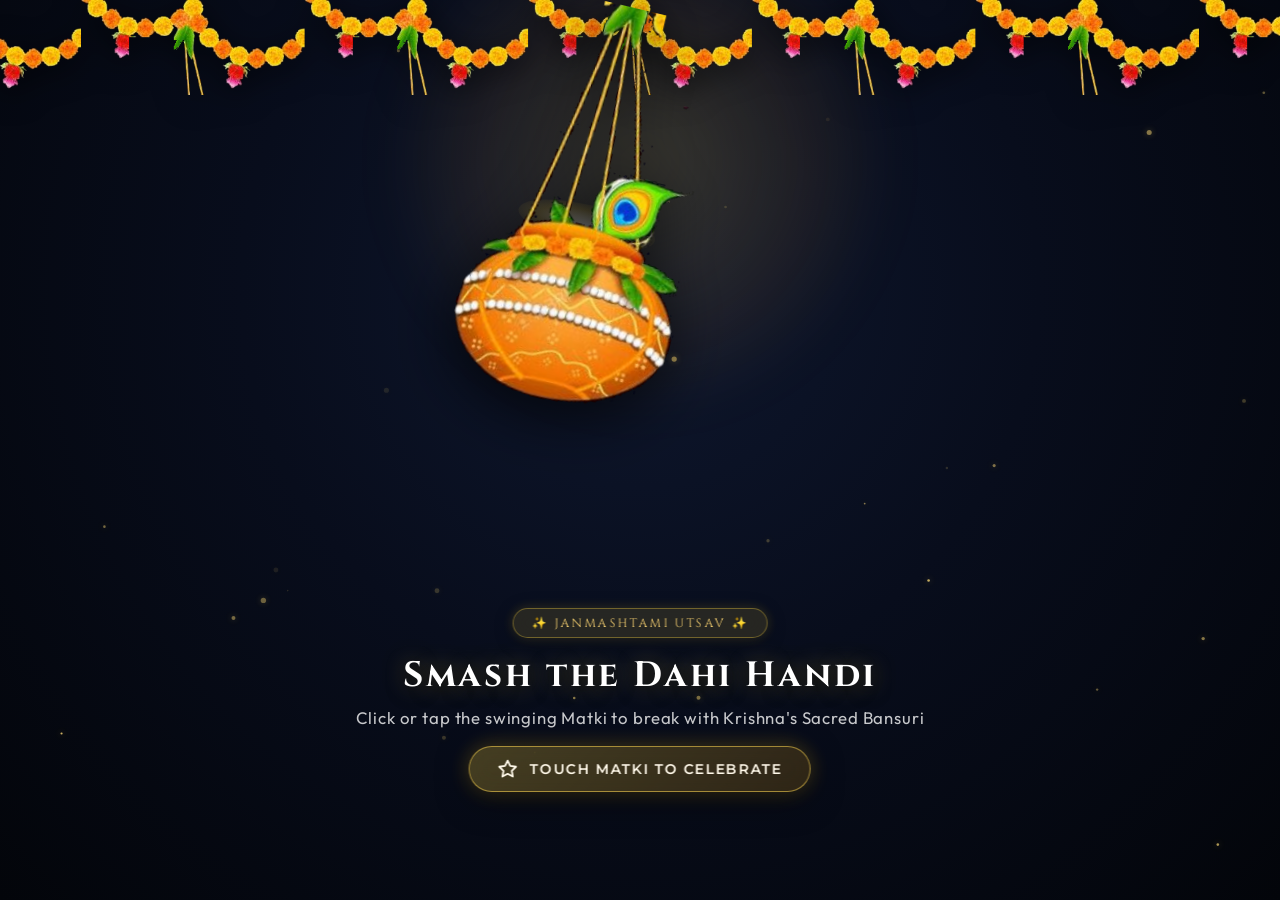
<file: index.html>
<!DOCTYPE html>
<html lang="en">
<head>
  <meta charset="UTF-8">
  <meta name="viewport" content="width=device-width, initial-scale=1.0">
  <title>Radha Krishna | Divine Devotional Experience</title>
  <meta name="description" content="Devotional hero section dedicated to Radha and Krishna featuring 3D depth typography with divine hands layered over texts, animated video background, Glass UI aesthetics, and directional hover stretch navigation.">
  <link rel="preconnect" href="https://fonts.googleapis.com">
  <link rel="preconnect" href="https://fonts.gstatic.com" crossorigin>
  <link href="https://fonts.googleapis.com/css2?family=Cinzel:wght@500;700;800;900&family=Montserrat:ital,wght@0,300;0,400;0,600;0,700;0,800;0,900;1,300&family=Outfit:wght@300;400;500;600;700&family=Noto+Sans+Devanagari:wght@400;500;600;700;800;900&display=swap" rel="stylesheet">
  <link rel="stylesheet" href="styles.css">
  <link rel="stylesheet" href="about.css">
  <link rel="stylesheet" href="dahi-handi.css">
</head>
<body>
  <!-- Main Hero Viewport -->
  <main class="hero-container" id="hero">

    <!-- Animating Peacock Feather & Twinkling Background Video -->
    <div class="video-bg-container" id="videoBgContainer" aria-hidden="true">
      <video 
        id="bgVideo" 
        class="bg-video" 
        autoplay 
        loop 
        muted 
        playsinline 
        preload="auto"
      >
        <source src="https://res.cloudinary.com/acggupzy/video/upload/v1791781565/Animating_feather_and_twinkling___20261012102408.mp4" type="video/mp4">
      </video>
      <!-- Atmospheric Glass Depth Vignette Overlay -->
      <div class="video-vignette-overlay" id="videoOverlay"></div>
      <!-- Cursor Interactive Spotlight Illumination Layers -->
      <div class="video-spotlight-beam" id="videoSpotlightBeam"></div>
    </div>

    <!-- Top Navigation Header -->
    <header class="hero-header">
      <!-- Left Navigation Links with Hover Stretch Move Directional Pill -->
      <nav class="nav-links glass-nav" id="navLinks" aria-label="Main Navigation">
        <!-- Dynamic Directional Stretch Move Glass Indicator -->
        <div class="nav-stretch-pill" id="navStretchPill"></div>

        <a href="#home" class="nav-item active" data-nav="home" data-index="0">
          <span class="nav-text">HOME</span>
        </a>
        <a href="#about" class="nav-item" data-nav="about" data-index="1">
          <span class="nav-text">ABOUT</span>
        </a>
        <a href="#leelas" class="nav-item" data-nav="leelas" data-index="2">
          <span class="nav-text">LEELAS</span>
        </a>
        <a href="#darshan" class="nav-item" data-nav="darshan" data-index="3">
          <span class="nav-text">DARSHAN</span>
        </a>
      </nav>

      <!-- Center-Right Search Pill with Glass UI -->
      <div class="search-pill-wrapper">
        <div class="search-pill glass-card" id="searchPill">
          <svg class="search-icon" viewBox="0 0 24 24" fill="none" stroke="currentColor" stroke-width="2.2" stroke-linecap="round" stroke-linejoin="round" aria-hidden="true">
            <circle cx="11" cy="11" r="7"></circle>
            <line x1="21" y1="21" x2="16.65" y2="16.65"></line>
          </svg>
          <input 
            type="text" 
            id="searchInput" 
            class="search-input" 
            placeholder="Search Leelas, Bhajans, Shlokas..." 
            aria-label="Search"
            autocomplete="off"
          />
          <button class="search-clear-btn" id="searchClearBtn" aria-label="Clear search" style="display: none;">
            <svg viewBox="0 0 24 24" width="14" height="14" stroke="currentColor" stroke-width="2" fill="none">
              <line x1="18" y1="6" x2="6" y2="18"></line>
              <line x1="6" y1="6" x2="18" y2="18"></line>
            </svg>
          </button>
        </div>
      </div>

      <!-- Right Header Actions: Glass UI Video Toggle + Hamburger Menu -->
      <div class="header-actions">
        <!-- Glass UI Background Video Toggle Switch -->
        <div class="glass-toggle-wrapper">
          <button class="glass-toggle-btn active" id="bgVideoToggle" role="switch" aria-checked="true" aria-label="Toggle background animation" title="Toggle background video: Animated Feather & Stars vs Pure Black">
            <span class="toggle-icon-wrap">
              <svg class="toggle-icon icon-sparkle" viewBox="0 0 24 24" fill="none" stroke="currentColor" stroke-width="2">
                <polygon points="12 2 15.09 8.26 22 9.27 17 14.14 18.18 21.02 12 17.77 5.82 21.02 7 14.14 2 9.27 8.91 8.26 12 2"></polygon>
              </svg>
            </span>
            <span class="toggle-label" id="toggleLabel">AMBIENT VIDEO</span>
            <span class="toggle-switch-track">
              <span class="toggle-switch-thumb"></span>
            </span>
          </button>
        </div>

        <!-- Hamburger Menu Button -->
        <button class="menu-toggle-btn glass-btn" id="menuToggleBtn" aria-label="Toggle navigation drawer" aria-expanded="false">
          <span class="hamburger-line line-1"></span>
          <span class="hamburger-line line-2"></span>
          <span class="hamburger-line line-3"></span>
        </button>
      </div>
    </header>

    <!-- Right Margin Vertical Indicator Rail -->
    <aside class="right-rail glass-card" aria-label="Page Section Progress">
      <div class="rail-track">
        <div class="rail-segment active" data-step="1" title="01 • Divine Love"></div>
        <div class="rail-segment" data-step="2" title="02 • Sacred Flute"></div>
        <div class="rail-segment" data-step="3" title="03 • Bhagavad Gita"></div>
        <div class="rail-segment" data-step="4" title="04 • Maha Mantra"></div>
      </div>
      <span class="rail-counter" id="railCounter">01 / 04</span>
    </aside>

    <!-- Center 3D Depth Typography & Foreground Divine Hands Stage -->
    
    <!-- View 01: Home Hero View -->
    <section id="view-home" class="spa-view active">
<section class="hero-center-content" id="heroCenterStage">
      <div class="depth-hero-stage" id="depthStage">
        
        <!-- Background Layer: Main Title "RADHA KRISHNA" (layered behind hands) -->
        <div class="title-layer-behind" id="titleLayer">
          <h1 class="main-title" id="mainTitle">
            <span class="title-word word-radha">RADHA</span>
            <span class="title-word word-krishna">KRISHNA</span>
            <sup class="title-badge glass-badge" title="Divine Supreme Absolute">ॐ</sup>
          </h1>
        </div>

        <!-- Foreground Depth Layer: Divine Hands OVER the Texts -->
        <div class="foreground-hands-wrap" id="foregroundHandsWrap" aria-hidden="true">
          <img 
            src="assets/krishna_divine_hands.png" 
            alt="Divine Hands of Lord Krishna Playing Flute" 
            class="divine-hands-img"
            id="divineHandsImg"
            draggable="false"
          />
        </div>

        <!-- Subtitle Layer (anchored directly underneath) -->
        <div class="subtitle-wrap" id="subTitleWrap">
          <p class="subtitle" id="subTitle">
            THE SUPREME EMBODIMENT OF ETERNAL LOVE
          </p>
        </div>

      </div>
    </section>

    <!-- Bottom Tagline & Call-To-Action Area -->
    <footer class="hero-bottom">
      <div class="tagline-container glass-card">
        <p class="quote-text" id="quoteText">
          "Wherever there is Krishna and Radha, there is eternal grace, supreme joy, and unconditional love."
        </p>
        <span class="quote-source" id="quoteSource">— Shrimad Bhagavatam &amp; Gita Wisdom</span>
      </div>

      <!-- Interactive Emblem / Call-To-Action Center Anchor -->
      <div class="bottom-action-group">
        <div class="cta-buttons">
          <button class="btn btn-secondary glass-btn" id="chantsBtn">
            <svg class="btn-icon" viewBox="0 0 24 24" fill="none" stroke="currentColor" stroke-width="2">
              <path d="M9 18V5l12-2v13"></path>
              <circle cx="6" cy="18" r="3"></circle>
              <circle cx="18" cy="16" r="3"></circle>
            </svg>
            <span>SACRED CHANTS</span>
          </button>

          <!-- Center Circular Emblem / Flute Harmony Player (Reference Spider logo position) -->
          <button class="emblem-btn glass-emblem" id="emblemBtn" aria-label="Play Divine Flute Harmony" title="Click to play / pause divine Bansuri flute harmony">
            <div class="emblem-ring"></div>
            <div class="emblem-icon-wrap">
              <!-- Sacred Flute & Peacock Feather Icon -->
              <svg class="emblem-svg" viewBox="0 0 40 40" fill="none" xmlns="http://www.w3.org/2000/svg">
                <!-- Outer halo -->
                <circle cx="20" cy="20" r="18" stroke="currentColor" stroke-width="1.2" stroke-dasharray="2 3" opacity="0.6"/>
                <!-- Flute -->
                <line x1="8" y1="28" x2="32" y2="12" stroke="currentColor" stroke-width="2" stroke-linecap="round"/>
                <!-- Flute finger holes -->
                <circle cx="16" cy="22.7" r="1" fill="currentColor"/>
                <circle cx="20" cy="20" r="1" fill="currentColor"/>
                <circle cx="24" cy="17.3" r="1" fill="currentColor"/>
                <circle cx="28" cy="14.7" r="1" fill="currentColor"/>
                <!-- Peacock feather crest feather plume -->
                <path d="M12 25C10 20 12 14 18 10C22 7 27 8 28 11C29 14 24 18 19 20" stroke="currentColor" stroke-width="1.4" stroke-linecap="round" opacity="0.85"/>
                <ellipse cx="22" cy="12" rx="3.5" ry="2" transform="rotate(-30 22 12)" fill="currentColor" opacity="0.7"/>
              </svg>
            </div>
            <span class="audio-status-pill" id="audioStatusText">FLUTE</span>
          </button>

          <button class="btn btn-primary glass-primary-btn" id="darshanBtn">
            <span>ENTER DARSHAN</span>
            <svg class="btn-arrow" viewBox="0 0 24 24" fill="none" stroke="currentColor" stroke-width="2">
              <line x1="5" y1="12" x2="19" y2="12"></line>
              <polyline points="12 5 19 12 12 19"></polyline>
            </svg>
          </button>
        </div>
      </div>
    </footer>
    </section>

    <!-- View 02: About Creator View (Big Screen Presentation) -->
    <section id="view-about" class="spa-view">
<section class="about-hero">
      <div class="about-sanskrit-tag">
        <span>॥ ॐ श्री कृष्णाय नमः ॥</span>
        <span>•</span>
        <span>SHILPI PARICHAY</span>
      </div>
      <h1 class="about-hero-title">ABOUT THE CREATOR &amp; DEVOTIONAL VISION</h1>
      <p class="about-hero-subtitle">
        A sacred digital sanctum blending timeless Vedic Bhakti with cutting-edge Full Stack Web Craftsmanship, 
        conceptualized and developed in the eternal spiritual capital of Varanasi.
      </p>
    </section>

    <!-- Master Creator Profile Card -->
    <section class="creator-master-card" id="creatorProfile">
      <div class="creator-layout">
        
        <!-- Left Column: Celestial Monogram Avatar -->
        <div class="creator-avatar-column">
          <div class="creator-avatar-wrap">
            <div class="creator-avatar">
              <span class="avatar-monogram">KR</span>
            </div>
            <div class="creator-avatar-halo"></div>
            <div class="creator-avatar-halo-outer"></div>
          </div>
        </div>

        <!-- Right Column: Personal Information & Credentials -->
        <div class="creator-details">
          <div class="creator-badges-row">
            <span class="role-badge">
              <svg width="12" height="12" viewBox="0 0 24 24" fill="none" stroke="currentColor" stroke-width="2.5">
                <polyline points="16 18 22 12 16 6"></polyline>
                <polyline points="8 6 2 12 8 18"></polyline>
              </svg>
              CREATOR &amp; DEVELOPER
            </span>
            <span class="location-badge">
              <svg width="12" height="12" viewBox="0 0 24 24" fill="none" stroke="currentColor" stroke-width="2.5">
                <path d="M21 10c0 7-9 13-9 13s-9-6-9-13a9 9 0 0 1 18 0z"></path>
                <circle cx="12" cy="10" r="3"></circle>
              </svg>
              VARANASI, INDIA
            </span>
          </div>

          <h2 class="creator-full-name">KISHAN RAI</h2>

          <div class="creator-credentials">
            <div class="cred-item">
              <svg class="cred-icon" viewBox="0 0 24 24" fill="none" stroke="currentColor" stroke-width="2">
                <path d="M16 18l6-6-6-6"></path>
                <path d="M8 6l-6 6 6 6"></path>
              </svg>
              <span>Student of <strong>Full Stack Web Development</strong></span>
            </div>

            <div class="cred-item">
              <svg class="cred-icon" viewBox="0 0 24 24" fill="none" stroke="currentColor" stroke-width="2">
                <path d="M22 10v6M2 10l10-5 10 5-10 5z"></path>
                <path d="M6 12v5c3 3 9 3 12 0v-5"></path>
              </svg>
              <span>Learning &amp; Engineering at <strong>SARTHAK TECH</strong></span>
            </div>

            <div class="cred-item">
              <svg class="cred-icon" viewBox="0 0 24 24" fill="none" stroke="currentColor" stroke-width="2" style="color: #00CEC9;">
                <path d="M21 10c0 7-9 13-9 13s-9-6-9-13a9 9 0 0 1 18 0z"></path>
                <circle cx="12" cy="10" r="3"></circle>
              </svg>
              <span>Situated near <strong>SUNBEAM SCHOOL (LAHARTARA), VARANASI</strong>, Uttar Pradesh</span>
            </div>
          </div>

          <div class="creator-quote-strip">
            "Coding is not merely about instructions for browsers; when guided by devotion, it transforms into an art of offering — where every pixel, motion, and line of code resonates with peace, reverence, and beauty."
          </div>

          <!-- Direct GitHub Action & Exploration -->
          <div class="creator-actions-row">
            <a href="https://github.com/kishan-src" target="_blank" rel="noopener noreferrer" class="btn-github-large" id="githubCreatorLink" title="Visit Kishan Rai's GitHub Profile">
              <svg class="github-octo-icon" viewBox="0 0 24 24">
                <path fill-rule="evenodd" clip-rule="evenodd" d="M12 2C6.477 2 2 6.484 2 12.017c0 4.425 2.865 8.18 6.839 9.504.5.092.682-.217.682-.483 0-.237-.008-.868-.013-1.703-2.782.605-3.369-1.343-3.369-1.343-.454-1.158-1.11-1.466-1.11-1.466-.908-.62.069-.608.069-.608 1.003.07 1.53 1.032 1.53 1.032.892 1.53 2.341 1.088 2.91.832.092-.647.35-1.088.636-1.338-2.22-.253-4.555-1.113-4.555-4.951 0-1.093.39-1.988 1.029-2.688-.103-.253-.446-1.272.098-2.65 0 0 .84-.27 2.75 1.026A9.564 9.564 0 0112 6.844c.85.004 1.705.115 2.504.337 1.909-1.296 2.747-1.027 2.747-1.027.546 1.379.202 2.398.1 2.651.64.7 1.028 1.595 1.028 2.688 0 3.848-2.339 4.695-4.566 4.943.359.309.678.92.678 1.855 0 1.338-.012 2.419-.012 2.747 0 .268.18.58.688.482A10.019 10.019 0 0022 12.017C22 6.484 17.522 2 12 2z"></path>
              </svg>
              <span>VISIT GITHUB • @kishan-src</span>
              <svg width="14" height="14" viewBox="0 0 24 24" fill="none" stroke="currentColor" stroke-width="2.5">
                <path d="M18 13v6a2 2 0 0 1-2 2H5a2 2 0 0 1-2-2V8a2 2 0 0 1 2-2h6"></path>
                <polyline points="15 3 21 3 21 9"></polyline>
                <line x1="10" y1="14" x2="21" y2="3"></line>
              </svg>
            </a>

            <a href="#home" class="btn-home-return" onclick="window.switchView('home'); return false;">
              <span>EXPLORE HOME EXPERIENCE</span>
              <span>→</span>
            </a>
          </div>
        </div>

      </div>
    </section>

    <!-- Narrative Section: My Thoughts, Vision & Inspiration on Big Screen -->
    <section class="about-narrative-section">
      <div class="section-headline-wrap">
        <span class="section-eyebrow">
          <svg class="eyebrow-svg-icon" viewBox="0 0 24 24" width="18" height="18" fill="none" aria-hidden="true">
            <path d="M12 2L14.2 8.8L21 11L14.2 13.2L12 20L9.8 13.2L3 11L9.8 8.8L12 2Z" fill="url(#sparkleGrad1)"/>
            <path d="M19 16L20 18.5L22.5 19.5L20 20.5L19 23L18 20.5L15.5 19.5L18 18.5L19 16Z" fill="#ffd700"/>
            <path d="M5 3L5.8 4.8L7.5 5.5L5.8 6.2L5 8L4.2 6.2L2.5 5.5L4.2 4.8L5 3Z" fill="#ffe082"/>
            <defs>
              <linearGradient id="sparkleGrad1" x1="12" y1="2" x2="12" y2="20" gradientUnits="userSpaceOnUse">
                <stop offset="0%" stop-color="#ffffff"/>
                <stop offset="40%" stop-color="#ffd54f"/>
                <stop offset="100%" stop-color="#ff9800"/>
              </linearGradient>
            </defs>
          </svg>
          <span>DEVOTIONAL PHILOSOPHY &amp; JOURNEY</span>
        </span>
        <h2 class="section-main-heading">THE THOUGHTS BEHIND THIS CREATION</h2>
      </div>

      <div class="thoughts-narrative-grid">
        
        <!-- Pillar 1: Sacred Genesis -->
        <article class="thought-card">
          <div class="thought-card-top">
            <span class="thought-pillar-num">PILLAR 01</span>
            <span class="thought-icon-symbol">
              <svg class="devotional-svg-icon" viewBox="0 0 48 48" width="34" height="34" fill="none" aria-hidden="true">
                <path d="M6 34C14 30 20 33 24 38C28 33 34 30 42 34C38 41 28 43 24 43C20 43 10 41 6 34Z" fill="url(#lotusLeafGrad1)"/>
                <path d="M24 36C17 33 8 26 10 18C16 16 22 24 24 36Z" fill="url(#lotusOuterPink1)"/>
                <path d="M24 36C31 33 40 26 38 18C32 16 26 24 24 36Z" fill="url(#lotusOuterPink1)"/>
                <path d="M24 36C18 31 13 21 17 12C23 13 24 26 24 36Z" fill="url(#lotusMidPink1)"/>
                <path d="M24 36C30 31 35 21 31 12C25 13 24 26 24 36Z" fill="url(#lotusMidPink1)"/>
                <path d="M24 37C20 28 19 14 24 6C29 14 28 28 24 37Z" fill="url(#lotusCenterPink1)"/>
                <ellipse cx="24" cy="27" rx="3.5" ry="2.5" fill="#ffd54f"/>
                <defs>
                  <linearGradient id="lotusLeafGrad1" x1="24" y1="30" x2="24" y2="43" gradientUnits="userSpaceOnUse">
                    <stop offset="0%" stop-color="#4caf50"/>
                    <stop offset="100%" stop-color="#2e7d32"/>
                  </linearGradient>
                  <linearGradient id="lotusOuterPink1" x1="24" y1="16" x2="24" y2="36" gradientUnits="userSpaceOnUse">
                    <stop offset="0%" stop-color="#ff80ab"/>
                    <stop offset="60%" stop-color="#f06292"/>
                    <stop offset="100%" stop-color="#ad1457"/>
                  </linearGradient>
                  <linearGradient id="lotusMidPink1" x1="24" y1="12" x2="24" y2="36" gradientUnits="userSpaceOnUse">
                    <stop offset="0%" stop-color="#ffb2dd"/>
                    <stop offset="50%" stop-color="#f48fb1"/>
                    <stop offset="100%" stop-color="#c2185b"/>
                  </linearGradient>
                  <linearGradient id="lotusCenterPink1" x1="24" y1="6" x2="24" y2="37" gradientUnits="userSpaceOnUse">
                    <stop offset="0%" stop-color="#ffffff"/>
                    <stop offset="35%" stop-color="#fce4ec"/>
                    <stop offset="70%" stop-color="#f06292"/>
                    <stop offset="100%" stop-color="#d81b60"/>
                  </linearGradient>
                </defs>
              </svg>
            </span>
          </div>
          <h3 class="thought-card-title">A Labor of Eternal Love for Radha Krishna</h3>
          <div class="thought-card-body">
            <p>
              This portal was born out of a deep inner yearning to create a digital temple dedicated to 
              <strong>Lord Shri Krishna &amp; Shrimati Radharani</strong>. In Vedic wisdom, Radha and Krishna are not separate entities; 
              Krishna is the supreme transcendental truth, and Radha is His eternal divine pleasure potency (<em>Hladini Shakti</em>).
            </p>
            <p>
              I wanted to build an experience where anyone entering from any corner of the world could immediately feel that sweet, soothing, 
              transcendental grace. Every visual element — from the sacred flute melody to the cosmic darkness illuminating with glowing stars — 
              was shaped to invoke inner stillness and divine remembrance.
            </p>
          </div>
        </article>

        <!-- Pillar 2: The Spiritual Soul of Varanasi -->
        <article class="thought-card">
          <div class="thought-card-top">
            <span class="thought-pillar-num">PILLAR 02</span>
            <span class="thought-icon-symbol">
              <svg class="devotional-svg-icon" viewBox="0 0 48 48" width="34" height="34" fill="none" aria-hidden="true">
                <circle cx="24" cy="24" r="21" fill="url(#omHaloGrad1)" opacity="0.3"/>
                <circle cx="24" cy="24" r="20" stroke="url(#omGoldGrad1)" stroke-width="1.5" stroke-dasharray="3 3"/>
                <path d="M19 14.5C21 14.5 22.8 15.6 23.5 17.2C24.2 15.6 26 14.5 28 14.5C31 14.5 33.5 17 33.5 20C33.5 24 29 27.5 25.5 30C29.5 29 33 31.5 33.5 35.5C34 39.5 30.5 42 27 42C24 42 22 40 21 38" stroke="url(#omGoldGrad1)" stroke-width="2.8" stroke-linecap="round"/>
                <path d="M14 21C14 17 17 14 20.5 14C23.5 14 25.5 16 26 18C26 21 24 23 22 24C19 25.5 15 28 15 32C15 37 19 41 24 41C29 41 33 37.5 34 33" stroke="url(#omGoldGrad1)" stroke-width="2.8" stroke-linecap="round"/>
                <path d="M29 9C32 9 35 10.5 36.5 12" stroke="url(#omGoldGrad1)" stroke-width="2.2" stroke-linecap="round"/>
                <circle cx="37" cy="7.5" r="1.8" fill="#ffd54f"/>
                <defs>
                  <linearGradient id="omGoldGrad1" x1="14" y1="7" x2="36" y2="42" gradientUnits="userSpaceOnUse">
                    <stop offset="0%" stop-color="#ffe082"/>
                    <stop offset="45%" stop-color="#ffb300"/>
                    <stop offset="85%" stop-color="#ff6f00"/>
                    <stop offset="100%" stop-color="#e65100"/>
                  </linearGradient>
                  <radialGradient id="omHaloGrad1" cx="24" cy="24" r="21" gradientUnits="userSpaceOnUse">
                    <stop offset="0%" stop-color="#ffca28" stop-opacity="0.6"/>
                    <stop offset="100%" stop-color="#ff6f00" stop-opacity="0"/>
                  </radialGradient>
                </defs>
              </svg>
            </span>
          </div>
          <h3 class="thought-card-title">Rooted in the Holy City of Kashi (Varanasi)</h3>
          <div class="thought-card-body">
            <p>
              Being situated in <strong>Varanasi near Lahartara</strong> provides a unique spiritual atmosphere that profoundly shapes my perspective. 
              Kashi is the city of light, where the holy Ganges flows, where ancient temple bells echo in the twilight, and where the air is steeped in millennia of Bhakti and wisdom.
            </p>
            <p>
              Walking these grounds while studying technology instills a sense of responsibility: that our modern creations should have soul, depth, 
              and respect for our sacred heritage. This project is my humble tribute rooted in the soil of Varanasi.
            </p>
          </div>
        </article>

        <!-- Pillar 3: Learning at Sarthak Tech -->
        <article class="thought-card">
          <div class="thought-card-top">
            <span class="thought-pillar-num">PILLAR 03</span>
            <span class="thought-icon-symbol">
              <svg class="devotional-svg-icon" viewBox="0 0 48 48" width="34" height="34" fill="none" aria-hidden="true">
                <rect x="9" y="10" width="30" height="20" rx="2.5" fill="#0d1b2a" stroke="url(#laptopScreenBorder1)" stroke-width="2"/>
                <rect x="11.5" y="12.5" width="25" height="15" rx="1" fill="#0a192f"/>
                <path d="M17 17L14.5 20L17 23" stroke="#00e5ff" stroke-width="1.8" stroke-linecap="round" stroke-linejoin="round"/>
                <path d="M31 17L33.5 20L31 23" stroke="#00e5ff" stroke-width="1.8" stroke-linecap="round" stroke-linejoin="round"/>
                <path d="M25 16L23 24" stroke="#ff80ab" stroke-width="1.8" stroke-linecap="round"/>
                <path d="M4 32H44L40 37H8L4 32Z" fill="url(#laptopBaseGrad1)"/>
                <rect x="21" y="32.5" width="6" height="1.8" rx="0.9" fill="#90caf9"/>
                <defs>
                  <linearGradient id="laptopScreenBorder1" x1="9" y1="10" x2="39" y2="30" gradientUnits="userSpaceOnUse">
                    <stop offset="0%" stop-color="#80d8ff"/>
                    <stop offset="50%" stop-color="#2979ff"/>
                    <stop offset="100%" stop-color="#1565c0"/>
                  </linearGradient>
                  <linearGradient id="laptopBaseGrad1" x1="4" y1="32" x2="44" y2="37" gradientUnits="userSpaceOnUse">
                    <stop offset="0%" stop-color="#b0bec5"/>
                    <stop offset="50%" stop-color="#cfd8dc"/>
                    <stop offset="100%" stop-color="#78909c"/>
                  </linearGradient>
                </defs>
              </svg>
            </span>
          </div>
          <h3 class="thought-card-title">Mastering Full Stack Development at Sarthak Tech</h3>
          <div class="thought-card-body">
            <p>
              My journey as a student at <strong>SARTHAK TECH</strong> (near Sunbeam School, Lahartara) has been about turning passion into professional engineering capabilities. 
              Learning full stack web development here taught me how to think critically about system architecture, performance, accessibility, and visual elegance.
            </p>
            <p>
              Instead of relying on heavy pre-packaged templates, I challenge myself to craft custom CSS layouts, implement complex 3D parallax depth math, 
              and design interactive elements from scratch. Sarthak Tech has given me the foundation to build applications that are both robust and visually mesmerizing.
            </p>
          </div>
        </article>

        <!-- Pillar 4: The Art of Cursor & Fluid Interaction -->
        <article class="thought-card">
          <div class="thought-card-top">
            <span class="thought-pillar-num">PILLAR 04</span>
            <span class="thought-icon-symbol">
              <svg class="devotional-svg-icon" viewBox="0 0 48 48" width="34" height="34" fill="none" aria-hidden="true">
                <path d="M10 42C18 34 26 22 36 6" stroke="#8d6e63" stroke-width="1.8" stroke-linecap="round"/>
                <path d="M22 28C17 22 18 14 26 10C29 14 28 22 22 28Z" fill="url(#featherGreenGrad1)"/>
                <path d="M24 27C31 23 34 15 30 8C25 11 23 19 24 27Z" fill="url(#featherGreenGrad1)"/>
                <ellipse cx="27" cy="15" rx="6.5" ry="8" transform="rotate(25 27 15)" fill="#fbc02d"/>
                <ellipse cx="27" cy="15" rx="4.5" ry="5.8" transform="rotate(25 27 15)" fill="#00e5ff"/>
                <ellipse cx="27" cy="15" rx="2.8" ry="3.8" transform="rotate(25 27 15)" fill="#1a237e"/>
                <circle cx="28" cy="13.5" r="0.9" fill="#ffffff"/>
                <defs>
                  <linearGradient id="featherGreenGrad1" x1="18" y1="8" x2="34" y2="28" gradientUnits="userSpaceOnUse">
                    <stop offset="0%" stop-color="#76ff03"/>
                    <stop offset="45%" stop-color="#00e676"/>
                    <stop offset="100%" stop-color="#00897b"/>
                  </linearGradient>
                </defs>
              </svg>
            </span>
          </div>
          <h3 class="thought-card-title">Crafting Sacred Interactive Physics</h3>
          <div class="thought-card-body">
            <p>
              A distinctive highlight of this portal is the <strong>Inverted Peacock Feather (Mayur Pankh) Quill Cursor</strong>. 
              The peacock feather is Krishna's most sacred adornment. In this site, the precision writing nip serves as the pointer's head, 
              delicately inclined at 20%, bringing an authentic antique quill pen feel to the screen.
            </p>
            <p>
              Upon clicking, rather than a generic flash, a realistic <strong>submerging water droplet ripple pulse</strong> spreads across the viewport 
              like a crystal drop entering sacred Yamuna waters. These subtle micro-interactions represent the synergy between code and emotion.
            </p>
          </div>
        </article>

      </div>
    </section>

    <!-- Technical Craftsmanship Matrix -->
    <section class="about-craftsmanship-section">
      <div class="section-headline-wrap">
        <span class="section-eyebrow">
          <svg class="eyebrow-svg-icon" viewBox="0 0 24 24" width="18" height="18" fill="none" aria-hidden="true">
            <path d="M13 2L3 14H12L11 22L21 10H12L13 2Z" fill="url(#boltGrad1)" stroke="#ffa000" stroke-width="1.2" stroke-linejoin="round"/>
            <defs>
              <linearGradient id="boltGrad1" x1="12" y1="2" x2="12" y2="22" gradientUnits="userSpaceOnUse">
                <stop offset="0%" stop-color="#ffffff"/>
                <stop offset="30%" stop-color="#ffee58"/>
                <stop offset="70%" stop-color="#fbc02d"/>
                <stop offset="100%" stop-color="#f57f17"/>
              </linearGradient>
            </defs>
          </svg>
          <span>BEHIND THE CODE</span>
        </span>
        <h2 class="section-main-heading">CRAFTSMANSHIP &amp; ARCHITECTURE</h2>
      </div>

      <div class="craft-matrix-grid">
        <div class="craft-card">
          <div class="craft-icon-wrap">
            <svg class="craft-icon" viewBox="0 0 24 24" fill="none" stroke="currentColor" stroke-width="2">
              <polygon points="12 2 2 7 12 12 22 7 12 2"></polygon>
              <polyline points="2 17 12 22 22 17"></polyline>
              <polyline points="2 12 12 17 22 12"></polyline>
            </svg>
          </div>
          <h4>3D Depth Parallax Engine</h4>
          <p>Multi-layered spatial arrangement where Lord Krishna's divine hands float in front of background typography, with intelligent proximity hover transparency.</p>
        </div>

        <div class="craft-card">
          <div class="craft-icon-wrap">
            <svg class="craft-icon" viewBox="0 0 24 24" fill="none" stroke="currentColor" stroke-width="2">
              <circle cx="12" cy="12" r="10"></circle>
              <circle cx="12" cy="12" r="6"></circle>
              <circle cx="12" cy="12" r="2"></circle>
            </svg>
          </div>
          <h4>Water Submerge Ripple Physics</h4>
          <p>Mathematical concentric wave simulation with cubic-bezier dampening, creating a lifelike droplet submersion effect with every mouse click.</p>
        </div>

        <div class="craft-card">
          <div class="craft-icon-wrap">
            <svg class="craft-icon" viewBox="0 0 24 24" fill="none" stroke="currentColor" stroke-width="2">
              <path d="M12 2v20M17 5H9.5a3.5 3.5 0 0 0 0 7h5a3.5 3.5 0 0 1 0 7H6"></path>
            </svg>
          </div>
          <h4>Bilingual Leela Chronicles</h4>
          <p>50 transcendental leelas authored with synchronized Hindi-English bilingual narratives, numerical indexing, and instant keyword searching.</p>
        </div>
      </div>
    </section>

    <!-- Big Screen GitHub Showcase & Connect Banner -->
    <section class="github-showcase-banner">
      <div class="github-banner-left">
        <svg class="github-big-logo" viewBox="0 0 24 24">
          <path fill-rule="evenodd" clip-rule="evenodd" d="M12 2C6.477 2 2 6.484 2 12.017c0 4.425 2.865 8.18 6.839 9.504.5.092.682-.217.682-.483 0-.237-.008-.868-.013-1.703-2.782.605-3.369-1.343-3.369-1.343-.454-1.158-1.11-1.466-1.11-1.466-.908-.62.069-.608.069-.608 1.003.07 1.53 1.032 1.53 1.032.892 1.53 2.341 1.088 2.91.832.092-.647.35-1.088.636-1.338-2.22-.253-4.555-1.113-4.555-4.951 0-1.093.39-1.988 1.029-2.688-.103-.253-.446-1.272.098-2.65 0 0 .84-.27 2.75 1.026A9.564 9.564 0 0112 6.844c.85.004 1.705.115 2.504.337 1.909-1.296 2.747-1.027 2.747-1.027.546 1.379.202 2.398.1 2.651.64.7 1.028 1.595 1.028 2.688 0 3.848-2.339 4.695-4.566 4.943.359.309.678.92.678 1.855 0 1.338-.012 2.419-.012 2.747 0 .268.18.58.688.482A10.019 10.019 0 0022 12.017C22 6.484 17.522 2 12 2z"></path>
        </svg>
        <div class="github-banner-text">
          <h3>Explore My Code on GitHub</h3>
          <p>I welcome you to inspect the source code, star the repository, or connect with me for full stack development collaborations.</p>
          <span class="github-url-chip">https://github.com/kishan-src</span>
        </div>
      </div>

      <div class="github-banner-right">
        <a href="https://github.com/kishan-src" target="_blank" rel="noopener noreferrer" class="btn-github-large">
          <span>OPEN GITHUB PROFILE</span>
          <svg width="15" height="15" viewBox="0 0 24 24" fill="none" stroke="currentColor" stroke-width="2.5">
            <path d="M18 13v6a2 2 0 0 1-2 2H5a2 2 0 0 1-2-2V8a2 2 0 0 1 2-2h6"></path>
            <polyline points="15 3 21 3 21 9"></polyline>
            <line x1="10" y1="14" x2="21" y2="3"></line>
          </svg>
        </a>
      </div>
    </section>
<footer class="about-page-footer">
    <p class="footer-maha-mantra">
      "हरे कृष्ण हरे कृष्ण कृष्ण कृष्ण हरे हरे ।<br>
      हरे राम हरे राम राम राम हरे हरे ॥"
    </p>

    <div class="footer-nav-links">
      <a href="#home" class="footer-nav-link" onclick="window.switchView('home'); return false;">Home (Swagatam)</a>
      <span style="color: rgba(255,255,255,0.3);">•</span>
      <a href="#about" class="footer-nav-link" onclick="window.switchView('about'); return false;" style="color: #FFEAA7;">About Creator</a>
      <span style="color: rgba(255,255,255,0.3);">•</span>
      <a href="#leelas" class="footer-nav-link" onclick="window.switchView('leelas'); return false;">50 Sacred Leelas</a>
      <span style="color: rgba(255,255,255,0.3);">•</span>
      <a href="https://github.com/kishan-src" target="_blank" rel="noopener noreferrer" class="footer-nav-link">GitHub @kishan-src</a>
    </div>

    <p class="footer-copy-text">
      Crafted with Bhakti &amp; Modern Web Craftsmanship by <strong>Kishan Rai</strong> • Full Stack Development Student at Sarthak Tech, Varanasi.
    </p>
  </footer>
    </section>

    <!-- View 03: Leelas View (All 50 Illustrated Leelas & Chapters) -->
    <section id="view-leelas" class="spa-view">
<section class="leelas-hero-section">
      <div class="leelas-hero-badge">
        <span class="om-symbol">ॐ</span>
        <span>दिव्य लीला ग्रंथ • SACRED CHRONICLES</span>
      </div>

      <h1 class="leelas-page-main-title">श्री कृष्ण लीला अमृत</h1>
      <h2 class="leelas-page-sub-title">THE TRANSCENDENTAL LEELAS OF LORD SHRI KRISHNA</h2>

      <!-- Sacred Inscription Verse -->
      <div class="leelas-verse-card glass-card">
        <p class="leelas-intro-hindi">
          "भगवान श्री कृष्ण की प्रत्येक लीला में छिपा है प्रेम, कृपा, भक्ति और जीवन का परम रहस्य।"
        </p>
        <p class="leelas-intro-english">
          "In every sacred pastime of Lord Krishna lies the supreme nectar of eternal love, grace, and divine wisdom."
        </p>
      </div>

      <!-- Highlights & Overview Stats -->
      <div class="leelas-stats-bar">
        <div class="stat-pill glass-card">
          <span class="stat-num">50</span>
          <span class="stat-label">प्रमुख लीलाएँ • 50 LEELAS</span>
        </div>
        <div class="stat-pill glass-card">
          <span class="stat-num">06</span>
          <span class="stat-label">पावन अध्याय • 6 CHAPTERS</span>
        </div>
        <div class="stat-pill glass-card">
          <span class="stat-num">सचित्र</span>
          <span class="stat-label">दिव्य कला • SACRED ARTWORK</span>
        </div>
        <div class="stat-pill glass-card">
          <span class="stat-num">द्विभाषी</span>
          <span class="stat-label">HINDI &amp; ENGLISH</span>
        </div>
      </div>
    </section>

    <!-- Chapter Pages Toolbar (6 Separate Pages + All Leelas Tab) -->
    <nav class="leelas-page-toolbar" aria-label="Chapter Pages Navigation">
      <div class="leelas-pages-nav" id="leelasPagesNav">
        <button class="leela-page-tab active" data-page="1">
          <span class="page-num">पृष्ठ 1</span>
          <span class="page-name">बाल व गोकुल लीला</span>
          <span class="page-range">लीला 1 - 10</span>
        </button>
        <button class="leela-page-tab" data-page="2">
          <span class="page-num">पृष्ठ 2</span>
          <span class="page-name">वृंदावन व सखा लीला</span>
          <span class="page-range">लीला 11 - 22</span>
        </button>
        <button class="leela-page-tab" data-page="3">
          <span class="page-num">पृष्ठ 3</span>
          <span class="page-name">रास व निकुंज लीला</span>
          <span class="page-range">लीला 23 - 28</span>
        </button>
        <button class="leela-page-tab" data-page="4">
          <span class="page-num">पृष्ठ 4</span>
          <span class="page-name">मथुरा व कंस लीला</span>
          <span class="page-range">लीला 29 - 35</span>
        </button>
        <button class="leela-page-tab" data-page="5">
          <span class="page-num">पृष्ठ 5</span>
          <span class="page-name">द्वारकाधीश लीला</span>
          <span class="page-range">लीला 36 - 43</span>
        </button>
        <button class="leela-page-tab" data-page="6">
          <span class="page-num">पृष्ठ 6</span>
          <span class="page-name">महाभारत व गीता लीला</span>
          <span class="page-range">लीला 44 - 50</span>
        </button>
        <button class="leela-page-tab tab-all" data-page="all">
          <span class="page-num">सम्पूर्ण ग्रंथ</span>
          <span class="page-name">समस्त 50 लीलाएँ</span>
          <span class="page-range">ALL 50 LEELAS</span>
        </button>
      </div>

      <!-- Top Pagination Navigation Bar -->
      <div class="leelas-pagination-bar glass-card">
        <button class="page-arrow-btn" id="prevPageBtn" aria-label="Previous Page">
          <svg viewBox="0 0 24 24" width="16" height="16" stroke="currentColor" stroke-width="2.4" fill="none">
            <polyline points="15 18 9 12 15 6"></polyline>
          </svg>
          <span>पिछला पृष्ठ / PREV PAGE</span>
        </button>

        <div class="page-indicator-wrap">
          <span class="current-page-text" id="currentPageText">पृष्ठ १ / ६ • PAGE 1 OF 6</span>
          <span class="current-chapter-title" id="currentChapterTitle">बाल व गोकुल लीला (Gokul & Bal Pastimes)</span>
        </div>

        <button class="page-arrow-btn" id="nextPageBtn" aria-label="Next Page">
          <span>अगला पृष्ठ / NEXT PAGE</span>
          <svg viewBox="0 0 24 24" width="16" height="16" stroke="currentColor" stroke-width="2.4" fill="none">
            <polyline points="9 18 15 12 9 6"></polyline>
          </svg>
        </button>
      </div>
    </nav>

    <!-- The 50 Illustrated Leelas Cards Grid -->
    <section class="leelas-cards-grid" id="leelasCardsGrid" role="feed" aria-label="Sacred Krishna Leelas Cards">
      <!-- Dynamically populated with all 50 illustrated Leelas -->
    </section>

    <!-- Bottom Pagination Navigation Bar -->
    <div class="leelas-pagination-bar leelas-pagination-bottom glass-card">
      <button class="page-arrow-btn" id="prevPageBtnBottom" aria-label="Previous Page">
        <svg viewBox="0 0 24 24" width="16" height="16" stroke="currentColor" stroke-width="2.4" fill="none">
          <polyline points="15 18 9 12 15 6"></polyline>
        </svg>
        <span>पिछला पृष्ठ / PREV PAGE</span>
      </button>

      <div class="page-indicator-wrap">
        <span class="current-page-text" id="currentPageTextBottom">पृष्ठ १ / ६ • PAGE 1 OF 6</span>
        <span class="current-chapter-title" id="currentChapterTitleBottom">बाल व गोकुल लीला (Gokul & Bal Pastimes)</span>
      </div>

      <button class="page-arrow-btn" id="nextPageBtnBottom" aria-label="Next Page">
        <span>अगला पृष्ठ / NEXT PAGE</span>
        <svg viewBox="0 0 24 24" width="16" height="16" stroke="currentColor" stroke-width="2.4" fill="none">
          <polyline points="9 18 15 12 9 6"></polyline>
        </svg>
      </button>
    </div>

    <!-- Devotional Footer -->
    <footer class="leelas-footer glass-card">
      <p class="footer-mantra">
        "हरे कृष्ण हरे कृष्ण कृष्ण कृष्ण हरे हरे ।<br>
        हरे राम हरे राम राम राम हरे हरे ॥"
      </p>
      <p class="footer-sub-mantra">
        "O Supreme Lord Shri Krishna, O Radiant Srimati Radharani, please bless us with eternal bhakti and divine bliss."
      </p>
      <div class="footer-btn-row">
        <a href="#home" class="back-home-btn glass-btn" onclick="window.switchView('home'); return false;">
          <svg viewBox="0 0 24 24" width="15" height="15" stroke="currentColor" stroke-width="2.2" fill="none">
            <line x1="19" y1="12" x2="5" y2="12"></line>
            <polyline points="12 19 5 12 12 5"></polyline>
          </svg>
          <span>वापस मुख्य पृष्ठ / Back to Home</span>
        </a>
        <a href="#about" class="back-home-btn glass-btn" onclick="window.switchView('about'); return false;">
          <svg viewBox="0 0 24 24" width="15" height="15" stroke="currentColor" stroke-width="2.2" fill="none">
            <path d="M20 21v-2a4 4 0 0 0-4-4H8a4 4 0 0 0-4 4v2"></path>
            <circle cx="12" cy="7" r="4"></circle>
          </svg>
          <span>शिल्पी परिचय / About Creator</span>
        </a>
        <button class="back-home-btn glass-btn" id="backToTopBtn">
          <svg viewBox="0 0 24 24" width="15" height="15" stroke="currentColor" stroke-width="2.2" fill="none">
            <line x1="12" y1="19" x2="12" y2="5"></line>
            <polyline points="5 12 12 5 19 12"></polyline>
          </svg>
          <span>पृष्ठ के शीर्ष पर जाएँ / Top of Page</span>
        </button>
      </div>
    </footer>
    </section>

    <!-- View 04: Darshan View (Temple Sanctum, Aarti & Gita Teachings) -->
    <section id="view-darshan" class="spa-view">
      <div class="darshan-hero-section">
        <div class="darshan-hero-badge">
          <span class="om-symbol">ॐ</span>
          <span>दिव्य दर्शन एवं अमृतवाणी • TEMPLE SANCTUM &amp; GITA TEACHINGS</span>
        </div>
        <h1 class="darshan-main-title">श्री राधा कृष्ण दिव्य दर्शन</h1>
        <h2 class="darshan-sub-title">EXPERIENCE THE SACRED SANCTUMS OF VRINDAVAN &amp; MATHURA</h2>
      </div>

      <div class="darshan-grid">
        <div class="darshan-card">
          <div class="darshan-card-icon">
            <svg class="darshan-svg-icon" viewBox="0 0 48 48" width="46" height="46" fill="none" aria-hidden="true">
              <!-- Saffron Flag fluttering atop Temple Finial -->
              <line x1="24" y1="2" x2="24" y2="10" stroke="#f59e0b" stroke-width="1.6" stroke-linecap="round"/>
              <path d="M24 2.5 Q29 4 33 3 L30.5 7 Q27 6 24 7.5 Z" fill="url(#mandirFlagGrad)" stroke="#b91c1c" stroke-width="0.5"/>
              
              <!-- Golden Kalash & Amalaka Finial -->
              <path d="M22 10.5 C22 8.5 24 7 24 7 C24 7 26 8.5 26 10.5 Z" fill="#ffd700"/>
              <ellipse cx="24" cy="11" rx="3" ry="1.4" fill="#f59e0b"/>
              
              <!-- Shikhara Spire Tiers (North Indian Nagara Temple Style) -->
              <path d="M20.5 13 L24 10.5 L27.5 13 L26.5 17 L21.5 17 Z" fill="url(#mandirSpireGold)"/>
              <rect x="19.5" y="17" width="9" height="2.2" rx="0.8" fill="#d97706"/>
              
              <!-- Mid Tier Shikhara with decorative gavaksha arch -->
              <path d="M17.5 19.2 L30.5 19.2 L29 25.5 L19 25.5 Z" fill="url(#mandirStoneGrad)"/>
              <circle cx="24" cy="22.5" r="1.6" fill="#ffd700"/>
              <rect x="16" y="25.5" width="16" height="2.2" rx="0.8" fill="#b45309"/>
              
              <!-- Sanctum Sanctorum (Garbhagriha) Body with Pillars -->
              <path d="M13.5 27.7 L34.5 27.7 L35.5 38.5 L12.5 38.5 Z" fill="url(#mandirBodyGrad)"/>
              
              <!-- Mandap Columns -->
              <rect x="14.5" y="29" width="3" height="9.5" rx="0.5" fill="#d97706"/>
              <rect x="30.5" y="29" width="3" height="9.5" rx="0.5" fill="#d97706"/>
              
              <!-- Sacred Sanctum Entrance Archway glowing with inner divine light -->
              <path d="M20 38.5 V32 C20 29.5 28 29.5 28 32 V38.5 Z" fill="#180e04" stroke="#f59e0b" stroke-width="1.2"/>
              <ellipse cx="24" cy="34" rx="2.2" ry="3" fill="url(#mandirGlowGrad)"/>
              <circle cx="24" cy="33.5" r="1.1" fill="#ffffff"/>
              
              <!-- Temple Foundation Plinth (Jagati Steps) -->
              <rect x="9.5" y="38.5" width="29" height="3" rx="0.8" fill="#d97706"/>
              <rect x="6.5" y="41.5" width="35" height="3.5" rx="1" fill="#92400e"/>
              
              <defs>
                <linearGradient id="mandirFlagGrad" x1="24" y1="2" x2="33" y2="7" gradientUnits="userSpaceOnUse">
                  <stop offset="0%" stop-color="#ef4444"/>
                  <stop offset="100%" stop-color="#dc2626"/>
                </linearGradient>
                <linearGradient id="mandirSpireGold" x1="24" y1="10" x2="24" y2="17" gradientUnits="userSpaceOnUse">
                  <stop offset="0%" stop-color="#ffe082"/>
                  <stop offset="60%" stop-color="#ffb300"/>
                  <stop offset="100%" stop-color="#f57c00"/>
                </linearGradient>
                <linearGradient id="mandirStoneGrad" x1="24" y1="19" x2="24" y2="25" gradientUnits="userSpaceOnUse">
                  <stop offset="0%" stop-color="#f59e0b"/>
                  <stop offset="100%" stop-color="#b45309"/>
                </linearGradient>
                <linearGradient id="mandirBodyGrad" x1="24" y1="27" x2="24" y2="38" gradientUnits="userSpaceOnUse">
                  <stop offset="0%" stop-color="#d97706"/>
                  <stop offset="100%" stop-color="#78350f"/>
                </linearGradient>
                <radialGradient id="mandirGlowGrad" cx="24" cy="34" r="3" gradientUnits="userSpaceOnUse">
                  <stop offset="0%" stop-color="#ffffff"/>
                  <stop offset="40%" stop-color="#fef08a"/>
                  <stop offset="100%" stop-color="#f59e0b"/>
                </radialGradient>
              </defs>
            </svg>
          </div>
          <h3>बांके बिहारी मंदिर • वृंदावन</h3>
          <h4>Shri Banke Bihari Sanctum</h4>
          <p>The eternal abode of Thakurji where devotion dances in every curtain unveiling. Lord Krishna stands in the Tribhanga posture, showering blissful grace upon every longing soul.</p>
        </div>

        <div class="darshan-card">
          <div class="darshan-card-icon">
            <svg class="darshan-svg-icon" viewBox="0 0 48 48" width="46" height="46" fill="none" aria-hidden="true">
              <!-- Broad Green Lotus Leaf Base -->
              <path d="M6 34C14 30 20 33 24 38C28 33 34 30 42 34C38 41 28 43 24 43C20 43 10 41 6 34Z" fill="url(#darshanLotusLeaf)"/>
              
              <!-- Outer Radiant Petals (Magenta / Deep Pink) -->
              <path d="M24 36C16 33 6 26 8 18C15 15 21 24 24 36Z" fill="url(#darshanLotusOuter)"/>
              <path d="M24 36C32 33 42 26 40 18C33 15 27 24 24 36Z" fill="url(#darshanLotusOuter)"/>
              
              <!-- Mid Soft Petals (Lotus Rose) -->
              <path d="M24 36C17 30 11 20 16 11C23 12 24 25 24 36Z" fill="url(#darshanLotusMid)"/>
              <path d="M24 36C31 30 37 20 32 11C25 12 24 25 24 36Z" fill="url(#darshanLotusMid)"/>
              
              <!-- Center Pure Lotus Bud Petal -->
              <path d="M24 37C19 27 18 13 24 5C30 13 29 27 24 37Z" fill="url(#darshanLotusCenter)"/>
              
              <!-- Golden Pollen Receptacle -->
              <ellipse cx="24" cy="27" rx="3.8" ry="2.6" fill="#ffd54f"/>
              
              <defs>
                <linearGradient id="darshanLotusLeaf" x1="24" y1="30" x2="24" y2="43" gradientUnits="userSpaceOnUse">
                  <stop offset="0%" stop-color="#4caf50"/>
                  <stop offset="100%" stop-color="#2e7d32"/>
                </linearGradient>
                <linearGradient id="darshanLotusOuter" x1="24" y1="16" x2="24" y2="36" gradientUnits="userSpaceOnUse">
                  <stop offset="0%" stop-color="#ff80ab"/>
                  <stop offset="55%" stop-color="#f06292"/>
                  <stop offset="100%" stop-color="#ad1457"/>
                </linearGradient>
                <linearGradient id="darshanLotusMid" x1="24" y1="11" x2="24" y2="36" gradientUnits="userSpaceOnUse">
                  <stop offset="0%" stop-color="#ffb2dd"/>
                  <stop offset="50%" stop-color="#f48fb1"/>
                  <stop offset="100%" stop-color="#c2185b"/>
                </linearGradient>
                <linearGradient id="darshanLotusCenter" x1="24" y1="5" x2="24" y2="37" gradientUnits="userSpaceOnUse">
                  <stop offset="0%" stop-color="#ffffff"/>
                  <stop offset="35%" stop-color="#fce4ec"/>
                  <stop offset="70%" stop-color="#f06292"/>
                  <stop offset="100%" stop-color="#d81b60"/>
                </linearGradient>
              </defs>
            </svg>
          </div>
          <h3>राधा रानी महल • बरसाना</h3>
          <h4>Shri Radha Rani Temple</h4>
          <p>Perched atop the Bhanugarh hills, this sacred palace radiates the unalloyed divine love of Kishori Ji. The air carries the sweet scent of bhakti, divine surrender, and grace.</p>
        </div>

        <div class="darshan-card">
          <div class="darshan-card-icon">
            <svg class="darshan-svg-icon" viewBox="0 0 48 48" width="46" height="46" fill="none" aria-hidden="true">
              <!-- Divine Aura Halo -->
              <circle cx="24" cy="24" r="21" fill="url(#darshanOmHalo)" opacity="0.32"/>
              <circle cx="24" cy="24" r="20" stroke="url(#darshanOmGold)" stroke-width="1.6" stroke-dasharray="3.5 3.5"/>
              
              <!-- Sacred Om Calligraphy in Pure Saffron & Gold -->
              <path d="M19 14.5C21 14.5 22.8 15.6 23.5 17.2C24.2 15.6 26 14.5 28 14.5C31 14.5 33.5 17 33.5 20C33.5 24 29 27.5 25.5 30C29.5 29 33 31.5 33.5 35.5C34 39.5 30.5 42 27 42C24 42 22 40 21 38" stroke="url(#darshanOmGold)" stroke-width="2.9" stroke-linecap="round"/>
              <path d="M14 21C14 17 17 14 20.5 14C23.5 14 25.5 16 26 18C26 21 24 23 22 24C19 25.5 15 28 15 32C15 37 19 41 24 41C29 41 33 37.5 34 33" stroke="url(#darshanOmGold)" stroke-width="2.9" stroke-linecap="round"/>
              <path d="M29 9C32 9 35 10.5 36.5 12" stroke="url(#darshanOmGold)" stroke-width="2.3" stroke-linecap="round"/>
              <circle cx="37" cy="7.5" r="2" fill="#ffd54f"/>
              
              <defs>
                <linearGradient id="darshanOmGold" x1="14" y1="7" x2="36" y2="42" gradientUnits="userSpaceOnUse">
                  <stop offset="0%" stop-color="#ffe082"/>
                  <stop offset="40%" stop-color="#ffb300"/>
                  <stop offset="80%" stop-color="#ff6f00"/>
                  <stop offset="100%" stop-color="#e65100"/>
                </linearGradient>
                <radialGradient id="darshanOmHalo" cx="24" cy="24" r="21" gradientUnits="userSpaceOnUse">
                  <stop offset="0%" stop-color="#ffca28" stop-opacity="0.6"/>
                  <stop offset="100%" stop-color="#ff6f00" stop-opacity="0"/>
                </radialGradient>
              </defs>
            </svg>
          </div>
          <h3>श्री कृष्ण जन्मभूमि • मथुरा</h3>
          <h4>Krishna Janmabhoomi Complex</h4>
          <p>The sacred prison chamber where the Supreme Lord descended upon earth at midnight to annihilate evil and restore eternal cosmic dharma.</p>
        </div>

        <div class="darshan-card">
          <div class="darshan-card-icon">
            <svg class="darshan-svg-icon" viewBox="0 0 48 48" width="46" height="46" fill="none" aria-hidden="true">
              <!-- Krishna's Royal Mukut / Golden Crown with Imperial Jewels -->
              
              <!-- Royal Crown Filigree Peaks -->
              <path d="M7 35 L10 17 L17 25 L24 9 L31 25 L38 17 L41 35 Z" fill="url(#darshanCrownGold)" stroke="#d97706" stroke-width="1.3" stroke-linejoin="round"/>
              
              <!-- Crown Headband Plinth -->
              <rect x="7" y="35" width="34" height="6.5" rx="2" fill="url(#darshanCrownBase)" stroke="#b45309" stroke-width="1.2"/>
              
              <!-- Crown Base Pearls -->
              <circle cx="11.5" cy="38.2" r="1.6" fill="#ffffff" stroke="#ffb300" stroke-width="0.7"/>
              <circle cx="17.8" cy="38.2" r="1.6" fill="#ffffff" stroke="#ffb300" stroke-width="0.7"/>
              <circle cx="24" cy="38.2" r="1.9" fill="#ffffff" stroke="#ffb300" stroke-width="0.7"/>
              <circle cx="30.2" cy="38.2" r="1.6" fill="#ffffff" stroke="#ffb300" stroke-width="0.7"/>
              <circle cx="36.5" cy="38.2" r="1.6" fill="#ffffff" stroke="#ffb300" stroke-width="0.7"/>
              
              <!-- Center Jewel: Royal Teardrop Ruby on Pinnacle Crest -->
              <path d="M24 3 C21.5 6.5 20.5 9 24 11 C27.5 9 26.5 6.5 24 3 Z" fill="url(#crownRubyGrad)" stroke="#ffd700" stroke-width="0.9"/>
              <circle cx="24" cy="7" r="0.9" fill="#ffffff"/>
              
              <!-- Lateral Peak Sapphires -->
              <circle cx="10" cy="17" r="2.5" fill="url(#crownSapphireGrad)" stroke="#ffd700" stroke-width="0.8"/>
              <circle cx="38" cy="17" r="2.5" fill="url(#crownSapphireGrad)" stroke="#ffd700" stroke-width="0.8"/>
              
              <!-- Inner Dip Emeralds -->
              <circle cx="17" cy="25" r="2.1" fill="url(#crownEmeraldGrad)" stroke="#ffd700" stroke-width="0.8"/>
              <circle cx="31" cy="25" r="2.1" fill="url(#crownEmeraldGrad)" stroke="#ffd700" stroke-width="0.8"/>
              
              <!-- Center Imperial Royal Diamond-Cut Gem on Crown Face -->
              <polygon points="24,19 28.5,25.5 24,32 19.5,25.5" fill="url(#crownRubyGrad)" stroke="#ffe082" stroke-width="1"/>
              <polygon points="24,21.5 26.5,25.5 24,29.5 21.5,25.5" fill="#ff80ab" opacity="0.85"/>
              
              <defs>
                <linearGradient id="darshanCrownGold" x1="24" y1="9" x2="24" y2="35" gradientUnits="userSpaceOnUse">
                  <stop offset="0%" stop-color="#fff59d"/>
                  <stop offset="35%" stop-color="#ffd54f"/>
                  <stop offset="75%" stop-color="#ffb300"/>
                  <stop offset="100%" stop-color="#ff8f00"/>
                </linearGradient>
                <linearGradient id="darshanCrownBase" x1="7" y1="35" x2="41" y2="41.5" gradientUnits="userSpaceOnUse">
                  <stop offset="0%" stop-color="#ffca28"/>
                  <stop offset="50%" stop-color="#ffb300"/>
                  <stop offset="100%" stop-color="#ff8f00"/>
                </linearGradient>
                <radialGradient id="crownRubyGrad" cx="24" cy="25" r="6" gradientUnits="userSpaceOnUse">
                  <stop offset="0%" stop-color="#ff4081"/>
                  <stop offset="60%" stop-color="#e91e63"/>
                  <stop offset="100%" stop-color="#880e4f"/>
                </radialGradient>
                <radialGradient id="crownSapphireGrad" cx="0.4" cy="0.4" r="0.6">
                  <stop offset="0%" stop-color="#e0f7fa"/>
                  <stop offset="40%" stop-color="#00e5ff"/>
                  <stop offset="100%" stop-color="#0288d1"/>
                </radialGradient>
                <radialGradient id="crownEmeraldGrad" cx="0.4" cy="0.4" r="0.6">
                  <stop offset="0%" stop-color="#b9f6ca"/>
                  <stop offset="45%" stop-color="#00e676"/>
                  <stop offset="100%" stop-color="#00796b"/>
                </radialGradient>
              </defs>
            </svg>
          </div>
          <h3>द्वारकाधीश मंदिर • गुजरात</h3>
          <h4>Dwarkadhish Jagat Mandir</h4>
          <p>The golden kingdom where Lord Krishna ruled as the Supreme King of Kings, guiding righteousness across the cosmos with His boundless majesty.</p>
        </div>
      </div>

      <div class="leelas-verse-card glass-card" style="max-width: 900px; margin: 0 auto 3rem;">
        <p class="leelas-intro-hindi">
          "सर्वधर्मान्परित्यज्य मामेकं शरणं व्रज । अहं त्वां सर्वपापेभ्यो मोक्षयिष्यामि मा शुचः ॥"
        </p>
        <p class="leelas-intro-english">
          "Abandon all varieties of dharmas and surrender exclusively unto Me. I shall deliver you from all sinful reactions; fear no more." (Bhagavad Gita 18.66)
        </p>
      </div>

      <footer class="about-page-footer">
        <p class="footer-maha-mantra">
          "हरे कृष्ण हरे कृष्ण कृष्ण कृष्ण हरे हरे ।<br>
          हरे राम हरे राम राम राम हरे हरे ॥"
        </p>
        <div class="footer-nav-links">
          <a href="#home" class="footer-nav-link" onclick="switchView('home'); return false;">Home</a>
          <span style="color: rgba(255,255,255,0.3);">•</span>
          <a href="#about" class="footer-nav-link" onclick="switchView('about'); return false;">About Creator</a>
          <span style="color: rgba(255,255,255,0.3);">•</span>
          <a href="#leelas" class="footer-nav-link" onclick="switchView('leelas'); return false;">50 Leelas</a>
          <span style="color: rgba(255,255,255,0.3);">•</span>
          <a href="https://github.com/kishan-src" target="_blank" rel="noopener noreferrer" class="footer-nav-link">GitHub @kishan-src</a>
        </div>
        <p class="footer-copy-text">
          Radha Krishna Divine Portal • Designed &amp; Engineered by Kishan Rai (Sarthak Tech, Varanasi).
        </p>
      </footer>
    </section>



    <!-- Slide / Drawer Navigation Menu Overlay -->
    <div class="drawer-overlay" id="drawerOverlay" aria-hidden="true">
      <div class="drawer-panel glass-drawer" id="drawerPanel">
        <div class="drawer-header">
          <div class="drawer-logo">
            <span class="om-symbol">ॐ</span>
            <span>DIVINE PORTAL</span>
          </div>
          <button class="drawer-close-btn" id="drawerCloseBtn" aria-label="Close drawer">
            <svg viewBox="0 0 24 24" width="22" height="22" stroke="currentColor" stroke-width="2" fill="none">
              <line x1="18" y1="6" x2="6" y2="18"></line>
              <line x1="6" y1="6" x2="18" y2="18"></line>
            </svg>
          </button>
        </div>

        <nav class="drawer-nav">
          <a href="#home" class="drawer-link active" data-nav="home">
            <span class="drawer-num">01</span>
            <span class="drawer-title">HOME (SWAGATAM)</span>
          </a>
          <a href="#about" class="drawer-link" data-nav="about">
            <span class="drawer-num">02</span>
            <span class="drawer-title">ABOUT THE CREATOR</span>
          </a>
          <a href="#leelas" class="drawer-link" data-nav="leelas">
            <span class="drawer-num">03</span>
            <span class="drawer-title">SACRED VRINDAVAN LEELAS</span>
          </a>
          <a href="#darshan" class="drawer-link" data-nav="darshan">
            <span class="drawer-num">04</span>
            <span class="drawer-title">TEMPLE &amp; DAILY DARSHAN</span>
          </a>
          <a href="#bhajans" class="drawer-link" data-slide="5">
            <span class="drawer-num">06</span>
            <span class="drawer-title">BHAJANS &amp; KIRTAN</span>
          </a>
        </nav>

        <div class="drawer-footer">
          <p class="drawer-mantra">
            "हरे कृष्ण हरे कृष्ण कृष्ण कृष्ण हरे हरे ।<br>
            हरे राम हरे राम राम राम हरे हरे ॥"
          </p>
          <div class="drawer-actions">
            <button class="btn btn-secondary btn-full glass-btn" id="drawerMahaMantraBtn">COPY MAHA-MANTRA</button>
          </div>
        </div>
      </div>
    </div>

    <!-- Sacred Chants Modal -->
    <div class="modal-backdrop" id="chantsModal" aria-hidden="true">
      <div class="modal-card glass-modal">
        <div class="modal-header">
          <h3>SACRED MANTRAS &amp; CHANTS</h3>
          <button class="modal-close-btn" id="modalCloseBtn" aria-label="Close modal">&times;</button>
        </div>
        <div class="modal-body">
          <div class="mantra-card glass-card">
            <h4>Maha Mantra</h4>
            <p class="sanskrit">हरे कृष्ण हरे कृष्ण कृष्ण कृष्ण हरे हरे | हरे राम हरे राम राम राम हरे हरे ||</p>
            <p class="translation">"O Lord Krishna, O Energy of the Lord (Hara/Radha), please engage me in Your transcendental loving service."</p>
          </div>
          <div class="mantra-card glass-card">
            <h4>Radha Gayatri Mantra</h4>
            <p class="sanskrit">ॐ वृषभानुजायै विद्महे कृष्णप्रियायै धीमहि तन्नो राधा प्रचोदयात् ||</p>
            <p class="translation">"May the daughter of King Vrishabhanu and the beloved of Krishna illuminate our intellect and guide our spiritual path."</p>
          </div>
          <div class="mantra-card glass-card">
            <h4>Krishna Shloka (Bhagavad Gita 4.7)</h4>
            <p class="sanskrit">यदा यदा हि धर्मस्य ग्लानिर्भवति भारत | अभ्युत्थानमधर्मस्य तदात्मानं सृजाम्यहम् ||</p>
            <p class="translation">"Whenever virtue subsides and wickedness prevails, I manifest Myself on earth."</p>
          </div>
        </div>
      </div>
    </div>
    <!-- Interactive Toast Notification -->
    <div class="toast glass-toast" id="toast" role="status" aria-live="polite"></div>

    <!-- Divine Flute Audio Track -->
    <audio id="fluteAudio" preload="auto" loop>
      <source src="https://res.cloudinary.com/acggupzy/video/upload/v1791861453/WhatsApp_Audio_2026-10-12_at_6.56.35_PM.mp3" type="audio/mpeg">
    </audio>
  </main>

  <!-- Custom Inverted Peacock Feather & Text White Dot Cursor -->
  <div class="custom-cursor cursor-mode-feather" id="customCursor" aria-hidden="true">
    <!-- Peacock Feather Quill (Writing Tip Pointer at 1px, 7px, Feather Side Lower, Inclined 20% from left) -->
    <div class="cursor-feather" id="cursorFeather">
      <img src="assets/peacock_feather_cursor.png" alt="Peacock Feather" class="feather-cursor-img">
      <span class="feather-nip-sparkle"></span>
    </div>

    <!-- White Dot Cursor (active on text hover) -->
    <div class="cursor-dot" id="cursorDot"></div>
  </div>

  <!-- Interactive Dahi Handi Loading Animation -->
  <script src="dahi-handi.js"></script>
  <script src="leelas-data.js"></script>
  <script src="script.js"></script>
</body>
</html>
</file>
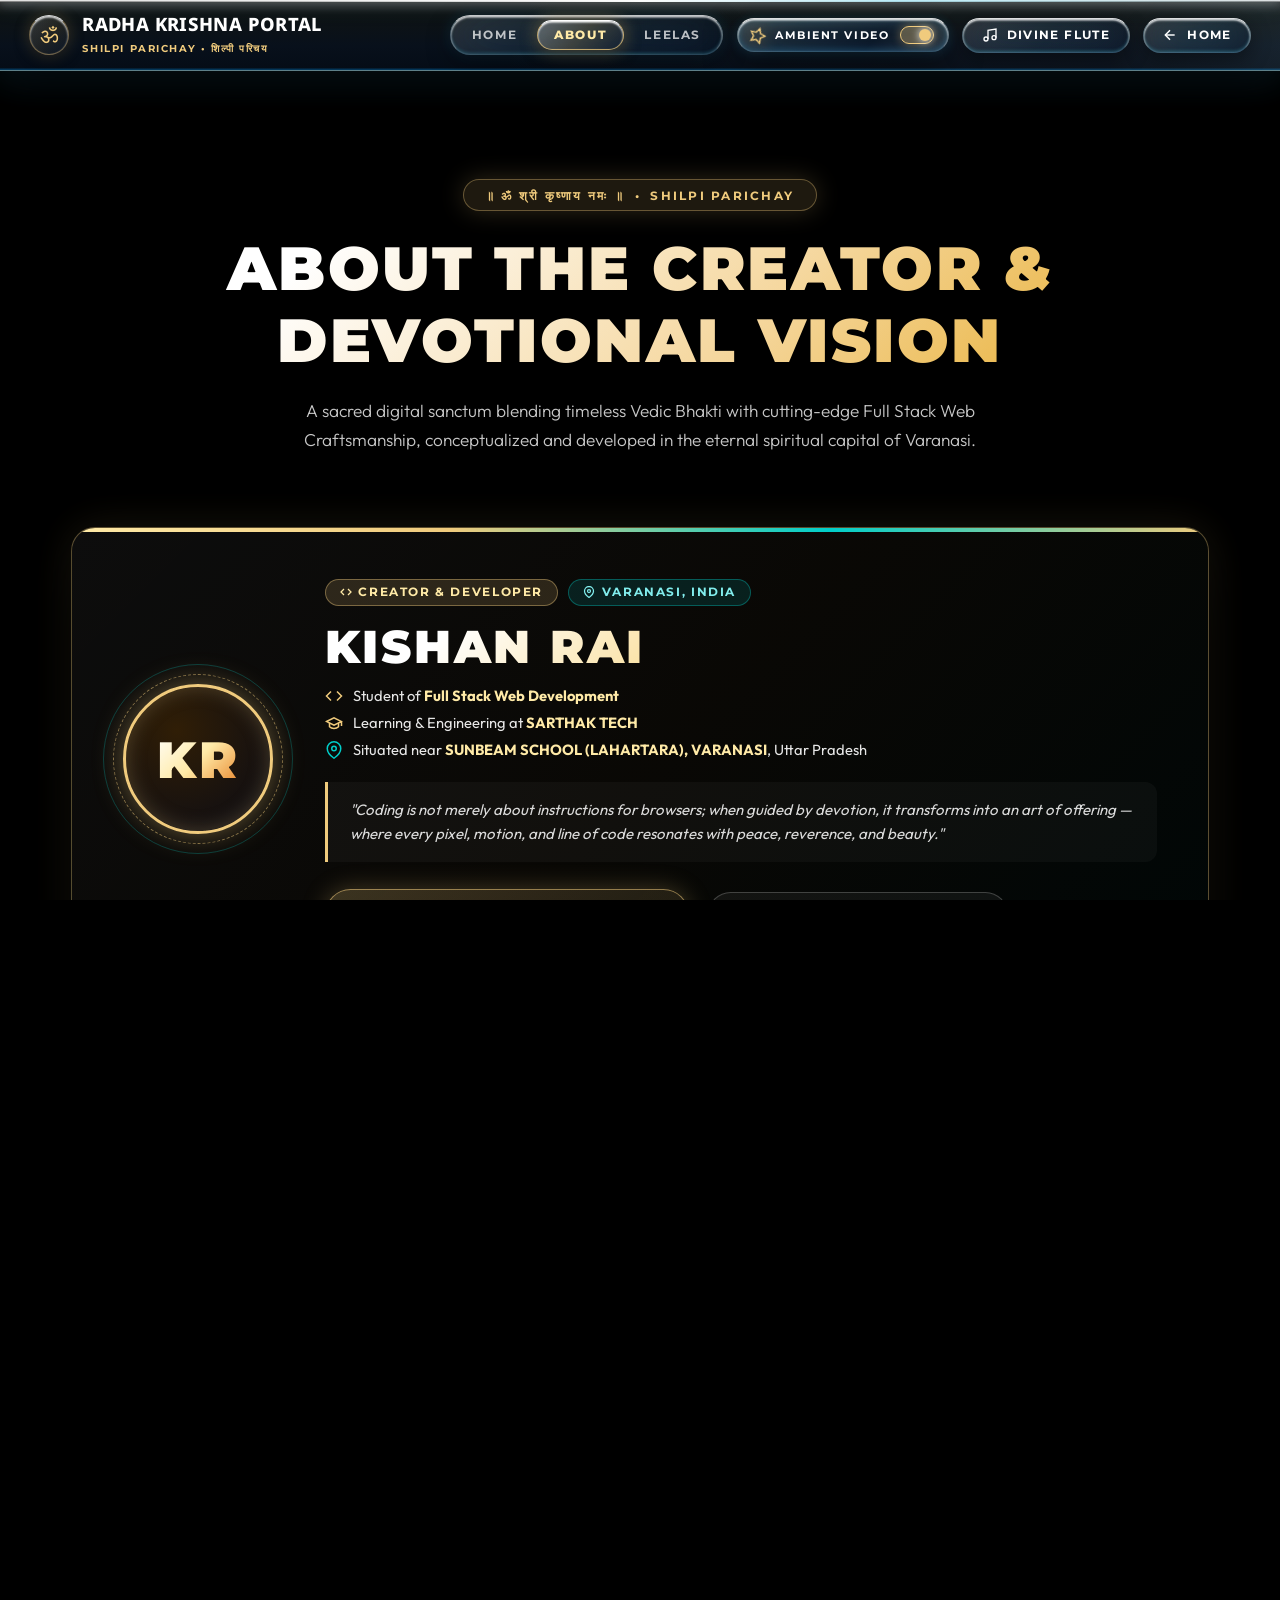
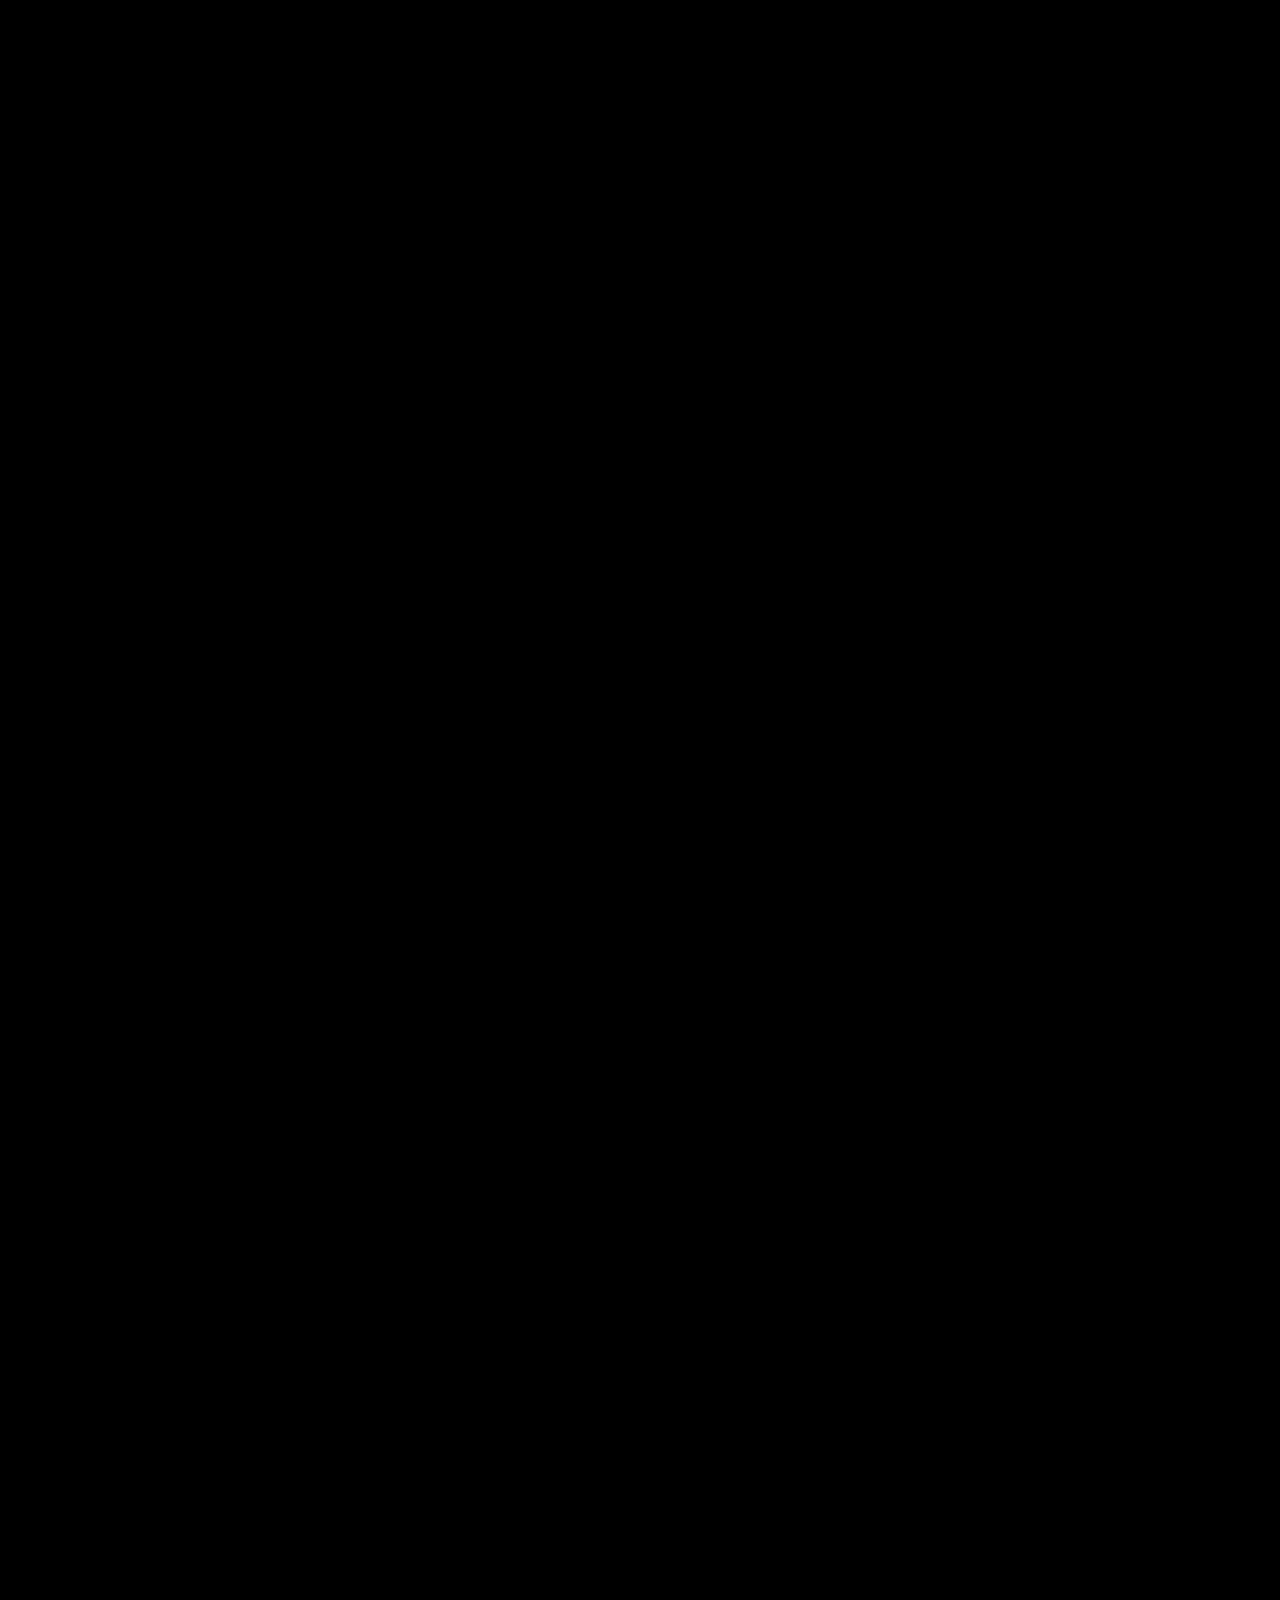
<file: about.html>
<!DOCTYPE html>
<html lang="en">
<head>
  <meta charset="UTF-8">
  <meta name="viewport" content="width=device-width, initial-scale=1.0">
  <title>About Kishan Rai • Creator & Devotional Vision | Radha Krishna Portal</title>
  <meta name="description" content="Meet Kishan Rai, a full stack web development student at Sarthak Tech (near Sunbeam School, Lahartara, Varanasi). Discover the thoughts, devotion, and craftsmanship behind the Radha Krishna web portal.">
  
  <!-- Google Fonts: Cinzel, Montserrat, Outfit, Noto Sans Devanagari -->
  <link rel="preconnect" href="https://fonts.googleapis.com">
  <link rel="preconnect" href="https://fonts.gstatic.com" crossorigin>
  <link href="https://fonts.googleapis.com/css2?family=Cinzel:wght@400;600;700;800;900&family=Montserrat:ital,wght@0,300;0,400;0,500;0,600;0,700;0,800;0,900;1,400&family=Outfit:wght@300;400;500;600;700;800&family=Noto+Sans+Devanagari:wght@400;500;600;700;800;900&display=swap" rel="stylesheet">

  <link rel="stylesheet" href="styles.css">
  <link rel="stylesheet" href="about.css">
</head>
<body class="about-page-body">

  <!-- Animating Peacock Feather & Twinkling Celestial Background Video -->
  <div class="video-bg-container" id="videoBgContainer" aria-hidden="true">
    <video 
      id="bgVideo" 
      class="bg-video" 
      autoplay 
      loop 
      muted 
      playsinline 
      preload="auto"
    >
      <source src="https://res.cloudinary.com/acggupzy/video/upload/v1791781565/Animating_feather_and_twinkling___20261012102408.mp4" type="video/mp4">
    </video>
    <!-- Atmospheric Depth Vignette -->
    <div class="video-vignette-overlay" id="videoOverlay"></div>
    <div class="video-spotlight-beam" id="videoSpotlightBeam"></div>
  </div>

  <!-- Sticky Top Glass Navigation Header -->
  <header class="leelas-navbar glass-card">
    <div class="leelas-navbar-inner">
      <a href="index.html" class="leelas-brand-link" title="Return to Home • मुख्य पृष्ठ पर लौटें">
        <span class="om-symbol">ॐ</span>
        <div class="brand-text-col">
          <span class="brand-title">RADHA KRISHNA PORTAL</span>
          <span class="brand-subtitle">SHILPI PARICHAY • शिल्पी परिचय</span>
        </div>
      </a>

      <div class="leelas-nav-actions">
        <!-- Water Glass Page Navigation Capsule -->
        <nav class="nav-page-capsule" aria-label="Page Navigation">
          <a href="index.html" class="nav-page-pill">HOME</a>
          <a href="about.html" class="nav-page-pill active">ABOUT</a>
          <a href="leelas.html" class="nav-page-pill">LEELAS</a>
        </nav>

        <!-- Ambient Video Toggle Switch -->
        <div class="glass-toggle-wrapper">
          <button class="glass-toggle-btn active" id="bgVideoToggle" role="switch" aria-checked="true" aria-label="Toggle background animation" title="Toggle background video: Animated Feather & Stars vs Pure Black">
            <span class="toggle-icon-wrap">
              <svg class="toggle-icon icon-sparkle" viewBox="0 0 24 24" fill="none" stroke="currentColor" stroke-width="2">
                <polygon points="12 2 15.09 8.26 22 9.27 17 14.14 18.18 21.02 12 17.77 5.82 21.02 7 14.14 2 9.27 8.91 8.26 12 2"></polygon>
              </svg>
            </span>
            <span class="toggle-label" id="toggleLabel">AMBIENT VIDEO</span>
            <span class="toggle-switch-track">
              <span class="toggle-switch-thumb"></span>
            </span>
          </button>
        </div>

        <!-- Flute Audio Toggle Button -->
        <button class="back-home-btn glass-btn" id="audioToggleBtn" title="Play / Pause Divine Flute Harmony">
          <svg viewBox="0 0 24 24" width="16" height="16" stroke="currentColor" stroke-width="2" fill="none">
            <path d="M9 18V5l12-2v13"></path>
            <circle cx="6" cy="18" r="3"></circle>
            <circle cx="18" cy="16" r="3"></circle>
          </svg>
          <span>DIVINE FLUTE</span>
        </button>

        <!-- Return Home Button -->
        <a href="index.html" class="back-home-btn glass-btn" title="Back to Main Swagatam Page">
          <svg viewBox="0 0 24 24" width="16" height="16" stroke="currentColor" stroke-width="2.2" fill="none">
            <line x1="19" y1="12" x2="5" y2="12"></line>
            <polyline points="12 19 5 12 12 5"></polyline>
          </svg>
          <span>HOME</span>
        </a>
      </div>
    </div>
  </header>

  <!-- Main Content Container (Big Screen Presentation) -->
  <main class="about-main-container">

    <!-- Hero Header -->
    <section class="about-hero">
      <div class="about-sanskrit-tag">
        <span>॥ ॐ श्री कृष्णाय नमः ॥</span>
        <span>•</span>
        <span>SHILPI PARICHAY</span>
      </div>
      <h1 class="about-hero-title">ABOUT THE CREATOR &amp; DEVOTIONAL VISION</h1>
      <p class="about-hero-subtitle">
        A sacred digital sanctum blending timeless Vedic Bhakti with cutting-edge Full Stack Web Craftsmanship, 
        conceptualized and developed in the eternal spiritual capital of Varanasi.
      </p>
    </section>

    <!-- Master Creator Profile Card -->
    <section class="creator-master-card" id="creatorProfile">
      <div class="creator-layout">
        
        <!-- Left Column: Celestial Monogram Avatar -->
        <div class="creator-avatar-column">
          <div class="creator-avatar-wrap">
            <div class="creator-avatar">
              <span class="avatar-monogram">KR</span>
            </div>
            <div class="creator-avatar-halo"></div>
            <div class="creator-avatar-halo-outer"></div>
          </div>
        </div>

        <!-- Right Column: Personal Information & Credentials -->
        <div class="creator-details">
          <div class="creator-badges-row">
            <span class="role-badge">
              <svg width="12" height="12" viewBox="0 0 24 24" fill="none" stroke="currentColor" stroke-width="2.5">
                <polyline points="16 18 22 12 16 6"></polyline>
                <polyline points="8 6 2 12 8 18"></polyline>
              </svg>
              CREATOR &amp; DEVELOPER
            </span>
            <span class="location-badge">
              <svg width="12" height="12" viewBox="0 0 24 24" fill="none" stroke="currentColor" stroke-width="2.5">
                <path d="M21 10c0 7-9 13-9 13s-9-6-9-13a9 9 0 0 1 18 0z"></path>
                <circle cx="12" cy="10" r="3"></circle>
              </svg>
              VARANASI, INDIA
            </span>
          </div>

          <h2 class="creator-full-name">KISHAN RAI</h2>

          <div class="creator-credentials">
            <div class="cred-item">
              <svg class="cred-icon" viewBox="0 0 24 24" fill="none" stroke="currentColor" stroke-width="2">
                <path d="M16 18l6-6-6-6"></path>
                <path d="M8 6l-6 6 6 6"></path>
              </svg>
              <span>Student of <strong>Full Stack Web Development</strong></span>
            </div>

            <div class="cred-item">
              <svg class="cred-icon" viewBox="0 0 24 24" fill="none" stroke="currentColor" stroke-width="2">
                <path d="M22 10v6M2 10l10-5 10 5-10 5z"></path>
                <path d="M6 12v5c3 3 9 3 12 0v-5"></path>
              </svg>
              <span>Learning &amp; Engineering at <strong>SARTHAK TECH</strong></span>
            </div>

            <div class="cred-item">
              <svg class="cred-icon" viewBox="0 0 24 24" fill="none" stroke="currentColor" stroke-width="2" style="color: #00CEC9;">
                <path d="M21 10c0 7-9 13-9 13s-9-6-9-13a9 9 0 0 1 18 0z"></path>
                <circle cx="12" cy="10" r="3"></circle>
              </svg>
              <span>Situated near <strong>SUNBEAM SCHOOL (LAHARTARA), VARANASI</strong>, Uttar Pradesh</span>
            </div>
          </div>

          <div class="creator-quote-strip">
            "Coding is not merely about instructions for browsers; when guided by devotion, it transforms into an art of offering — where every pixel, motion, and line of code resonates with peace, reverence, and beauty."
          </div>

          <!-- Direct GitHub Action & Exploration -->
          <div class="creator-actions-row">
            <a href="https://github.com/kishan-src" target="_blank" rel="noopener noreferrer" class="btn-github-large" id="githubCreatorLink" title="Visit Kishan Rai's GitHub Profile">
              <svg class="github-octo-icon" viewBox="0 0 24 24">
                <path fill-rule="evenodd" clip-rule="evenodd" d="M12 2C6.477 2 2 6.484 2 12.017c0 4.425 2.865 8.18 6.839 9.504.5.092.682-.217.682-.483 0-.237-.008-.868-.013-1.703-2.782.605-3.369-1.343-3.369-1.343-.454-1.158-1.11-1.466-1.11-1.466-.908-.62.069-.608.069-.608 1.003.07 1.53 1.032 1.53 1.032.892 1.53 2.341 1.088 2.91.832.092-.647.35-1.088.636-1.338-2.22-.253-4.555-1.113-4.555-4.951 0-1.093.39-1.988 1.029-2.688-.103-.253-.446-1.272.098-2.65 0 0 .84-.27 2.75 1.026A9.564 9.564 0 0112 6.844c.85.004 1.705.115 2.504.337 1.909-1.296 2.747-1.027 2.747-1.027.546 1.379.202 2.398.1 2.651.64.7 1.028 1.595 1.028 2.688 0 3.848-2.339 4.695-4.566 4.943.359.309.678.92.678 1.855 0 1.338-.012 2.419-.012 2.747 0 .268.18.58.688.482A10.019 10.019 0 0022 12.017C22 6.484 17.522 2 12 2z"></path>
              </svg>
              <span>VISIT GITHUB • @kishan-src</span>
              <svg width="14" height="14" viewBox="0 0 24 24" fill="none" stroke="currentColor" stroke-width="2.5">
                <path d="M18 13v6a2 2 0 0 1-2 2H5a2 2 0 0 1-2-2V8a2 2 0 0 1 2-2h6"></path>
                <polyline points="15 3 21 3 21 9"></polyline>
                <line x1="10" y1="14" x2="21" y2="3"></line>
              </svg>
            </a>

            <a href="index.html" class="btn-home-return">
              <span>EXPLORE HOME EXPERIENCE</span>
              <span>→</span>
            </a>
          </div>
        </div>

      </div>
    </section>

    <!-- Narrative Section: My Thoughts, Vision & Inspiration on Big Screen -->
    <section class="about-narrative-section">
      <div class="section-headline-wrap">
        <span class="section-eyebrow">
          <svg class="eyebrow-svg-icon" viewBox="0 0 24 24" width="18" height="18" fill="none" aria-hidden="true">
            <path d="M12 2L14.2 8.8L21 11L14.2 13.2L12 20L9.8 13.2L3 11L9.8 8.8L12 2Z" fill="url(#sparkleGradAbout)"/>
            <path d="M19 16L20 18.5L22.5 19.5L20 20.5L19 23L18 20.5L15.5 19.5L18 18.5L19 16Z" fill="#ffd700"/>
            <path d="M5 3L5.8 4.8L7.5 5.5L5.8 6.2L5 8L4.2 6.2L2.5 5.5L4.2 4.8L5 3Z" fill="#ffe082"/>
            <defs>
              <linearGradient id="sparkleGradAbout" x1="12" y1="2" x2="12" y2="20" gradientUnits="userSpaceOnUse">
                <stop offset="0%" stop-color="#ffffff"/>
                <stop offset="40%" stop-color="#ffd54f"/>
                <stop offset="100%" stop-color="#ff9800"/>
              </linearGradient>
            </defs>
          </svg>
          <span>DEVOTIONAL PHILOSOPHY &amp; JOURNEY</span>
        </span>
        <h2 class="section-main-heading">THE THOUGHTS BEHIND THIS CREATION</h2>
      </div>

      <div class="thoughts-narrative-grid">
        
        <!-- Pillar 1: Sacred Genesis -->
        <article class="thought-card">
          <div class="thought-card-top">
            <span class="thought-pillar-num">PILLAR 01</span>
            <span class="thought-icon-symbol">
              <svg class="devotional-svg-icon" viewBox="0 0 48 48" width="34" height="34" fill="none" aria-hidden="true">
                <path d="M6 34C14 30 20 33 24 38C28 33 34 30 42 34C38 41 28 43 24 43C20 43 10 41 6 34Z" fill="url(#aboutLotusLeaf)"/>
                <path d="M24 36C17 33 8 26 10 18C16 16 22 24 24 36Z" fill="url(#aboutLotusOuterPink)"/>
                <path d="M24 36C31 33 40 26 38 18C32 16 26 24 24 36Z" fill="url(#aboutLotusOuterPink)"/>
                <path d="M24 36C18 31 13 21 17 12C23 13 24 26 24 36Z" fill="url(#aboutLotusMidPink)"/>
                <path d="M24 36C30 31 35 21 31 12C25 13 24 26 24 36Z" fill="url(#aboutLotusMidPink)"/>
                <path d="M24 37C20 28 19 14 24 6C29 14 28 28 24 37Z" fill="url(#aboutLotusCenterPink)"/>
                <ellipse cx="24" cy="27" rx="3.5" ry="2.5" fill="#ffd54f"/>
                <defs>
                  <linearGradient id="aboutLotusLeaf" x1="24" y1="30" x2="24" y2="43" gradientUnits="userSpaceOnUse">
                    <stop offset="0%" stop-color="#4caf50"/>
                    <stop offset="100%" stop-color="#2e7d32"/>
                  </linearGradient>
                  <linearGradient id="aboutLotusOuterPink" x1="24" y1="16" x2="24" y2="36" gradientUnits="userSpaceOnUse">
                    <stop offset="0%" stop-color="#ff80ab"/>
                    <stop offset="60%" stop-color="#f06292"/>
                    <stop offset="100%" stop-color="#ad1457"/>
                  </linearGradient>
                  <linearGradient id="aboutLotusMidPink" x1="24" y1="12" x2="24" y2="36" gradientUnits="userSpaceOnUse">
                    <stop offset="0%" stop-color="#ffb2dd"/>
                    <stop offset="50%" stop-color="#f48fb1"/>
                    <stop offset="100%" stop-color="#c2185b"/>
                  </linearGradient>
                  <linearGradient id="aboutLotusCenterPink" x1="24" y1="6" x2="24" y2="37" gradientUnits="userSpaceOnUse">
                    <stop offset="0%" stop-color="#ffffff"/>
                    <stop offset="35%" stop-color="#fce4ec"/>
                    <stop offset="70%" stop-color="#f06292"/>
                    <stop offset="100%" stop-color="#d81b60"/>
                  </linearGradient>
                </defs>
              </svg>
            </span>
          </div>
          <h3 class="thought-card-title">A Labor of Eternal Love for Radha Krishna</h3>
          <div class="thought-card-body">
            <p>
              This portal was born out of a deep inner yearning to create a digital temple dedicated to 
              <strong>Lord Shri Krishna &amp; Shrimati Radharani</strong>. In Vedic wisdom, Radha and Krishna are not separate entities; 
              Krishna is the supreme transcendental truth, and Radha is His eternal divine pleasure potency (<em>Hladini Shakti</em>).
            </p>
            <p>
              I wanted to build an experience where anyone entering from any corner of the world could immediately feel that sweet, soothing, 
              transcendental grace. Every visual element — from the sacred flute melody to the cosmic darkness illuminating with glowing stars — 
              was shaped to invoke inner stillness and divine remembrance.
            </p>
          </div>
        </article>

        <!-- Pillar 2: The Spiritual Soul of Varanasi -->
        <article class="thought-card">
          <div class="thought-card-top">
            <span class="thought-pillar-num">PILLAR 02</span>
            <span class="thought-icon-symbol">
              <svg class="devotional-svg-icon" viewBox="0 0 48 48" width="34" height="34" fill="none" aria-hidden="true">
                <circle cx="24" cy="24" r="21" fill="url(#aboutOmHalo)" opacity="0.3"/>
                <circle cx="24" cy="24" r="20" stroke="url(#aboutOmGold)" stroke-width="1.5" stroke-dasharray="3 3"/>
                <path d="M19 14.5C21 14.5 22.8 15.6 23.5 17.2C24.2 15.6 26 14.5 28 14.5C31 14.5 33.5 17 33.5 20C33.5 24 29 27.5 25.5 30C29.5 29 33 31.5 33.5 35.5C34 39.5 30.5 42 27 42C24 42 22 40 21 38" stroke="url(#aboutOmGold)" stroke-width="2.8" stroke-linecap="round"/>
                <path d="M14 21C14 17 17 14 20.5 14C23.5 14 25.5 16 26 18C26 21 24 23 22 24C19 25.5 15 28 15 32C15 37 19 41 24 41C29 41 33 37.5 34 33" stroke="url(#aboutOmGold)" stroke-width="2.8" stroke-linecap="round"/>
                <path d="M29 9C32 9 35 10.5 36.5 12" stroke="url(#aboutOmGold)" stroke-width="2.2" stroke-linecap="round"/>
                <circle cx="37" cy="7.5" r="1.8" fill="#ffd54f"/>
                <defs>
                  <linearGradient id="aboutOmGold" x1="14" y1="7" x2="36" y2="42" gradientUnits="userSpaceOnUse">
                    <stop offset="0%" stop-color="#ffe082"/>
                    <stop offset="45%" stop-color="#ffb300"/>
                    <stop offset="85%" stop-color="#ff6f00"/>
                    <stop offset="100%" stop-color="#e65100"/>
                  </linearGradient>
                  <radialGradient id="aboutOmHalo" cx="24" cy="24" r="21" gradientUnits="userSpaceOnUse">
                    <stop offset="0%" stop-color="#ffca28" stop-opacity="0.6"/>
                    <stop offset="100%" stop-color="#ff6f00" stop-opacity="0"/>
                  </radialGradient>
                </defs>
              </svg>
            </span>
          </div>
          <h3 class="thought-card-title">Rooted in the Holy City of Kashi (Varanasi)</h3>
          <div class="thought-card-body">
            <p>
              Being situated in <strong>Varanasi near Lahartara</strong> provides a unique spiritual atmosphere that profoundly shapes my perspective. 
              Kashi is the city of light, where the holy Ganges flows, where ancient temple bells echo in the twilight, and where the air is steeped in millennia of Bhakti and wisdom.
            </p>
            <p>
              Walking these grounds while studying technology instills a sense of responsibility: that our modern creations should have soul, depth, 
              and respect for our sacred heritage. This project is my humble tribute rooted in the soil of Varanasi.
            </p>
          </div>
        </article>

        <!-- Pillar 3: Learning at Sarthak Tech -->
        <article class="thought-card">
          <div class="thought-card-top">
            <span class="thought-pillar-num">PILLAR 03</span>
            <span class="thought-icon-symbol">
              <svg class="devotional-svg-icon" viewBox="0 0 48 48" width="34" height="34" fill="none" aria-hidden="true">
                <rect x="9" y="10" width="30" height="20" rx="2.5" fill="#0d1b2a" stroke="url(#aboutLaptopScreen)" stroke-width="2"/>
                <rect x="11.5" y="12.5" width="25" height="15" rx="1" fill="#0a192f"/>
                <path d="M17 17L14.5 20L17 23" stroke="#00e5ff" stroke-width="1.8" stroke-linecap="round" stroke-linejoin="round"/>
                <path d="M31 17L33.5 20L31 23" stroke="#00e5ff" stroke-width="1.8" stroke-linecap="round" stroke-linejoin="round"/>
                <path d="M25 16L23 24" stroke="#ff80ab" stroke-width="1.8" stroke-linecap="round"/>
                <path d="M4 32H44L40 37H8L4 32Z" fill="url(#aboutLaptopBase)"/>
                <rect x="21" y="32.5" width="6" height="1.8" rx="0.9" fill="#90caf9"/>
                <defs>
                  <linearGradient id="aboutLaptopScreen" x1="9" y1="10" x2="39" y2="30" gradientUnits="userSpaceOnUse">
                    <stop offset="0%" stop-color="#80d8ff"/>
                    <stop offset="50%" stop-color="#2979ff"/>
                    <stop offset="100%" stop-color="#1565c0"/>
                  </linearGradient>
                  <linearGradient id="aboutLaptopBase" x1="4" y1="32" x2="44" y2="37" gradientUnits="userSpaceOnUse">
                    <stop offset="0%" stop-color="#b0bec5"/>
                    <stop offset="50%" stop-color="#cfd8dc"/>
                    <stop offset="100%" stop-color="#78909c"/>
                  </linearGradient>
                </defs>
              </svg>
            </span>
          </div>
          <h3 class="thought-card-title">Mastering Full Stack Development at Sarthak Tech</h3>
          <div class="thought-card-body">
            <p>
              My journey as a student at <strong>SARTHAK TECH</strong> (near Sunbeam School, Lahartara) has been about turning passion into professional engineering capabilities. 
              Learning full stack web development here taught me how to think critically about system architecture, performance, accessibility, and visual elegance.
            </p>
            <p>
              Instead of relying on heavy pre-packaged templates, I challenge myself to craft custom CSS layouts, implement complex 3D parallax depth math, 
              and design interactive elements from scratch. Sarthak Tech has given me the foundation to build applications that are both robust and visually mesmerizing.
            </p>
          </div>
        </article>

        <!-- Pillar 4: The Art of Cursor & Fluid Interaction -->
        <article class="thought-card">
          <div class="thought-card-top">
            <span class="thought-pillar-num">PILLAR 04</span>
            <span class="thought-icon-symbol">
              <svg class="devotional-svg-icon" viewBox="0 0 48 48" width="34" height="34" fill="none" aria-hidden="true">
                <path d="M10 42C18 34 26 22 36 6" stroke="#8d6e63" stroke-width="1.8" stroke-linecap="round"/>
                <path d="M22 28C17 22 18 14 26 10C29 14 28 22 22 28Z" fill="url(#aboutFeatherGreen)"/>
                <path d="M24 27C31 23 34 15 30 8C25 11 23 19 24 27Z" fill="url(#aboutFeatherGreen)"/>
                <ellipse cx="27" cy="15" rx="6.5" ry="8" transform="rotate(25 27 15)" fill="#fbc02d"/>
                <ellipse cx="27" cy="15" rx="4.5" ry="5.8" transform="rotate(25 27 15)" fill="#00e5ff"/>
                <ellipse cx="27" cy="15" rx="2.8" ry="3.8" transform="rotate(25 27 15)" fill="#1a237e"/>
                <circle cx="28" cy="13.5" r="0.9" fill="#ffffff"/>
                <defs>
                  <linearGradient id="aboutFeatherGreen" x1="18" y1="8" x2="34" y2="28" gradientUnits="userSpaceOnUse">
                    <stop offset="0%" stop-color="#76ff03"/>
                    <stop offset="45%" stop-color="#00e676"/>
                    <stop offset="100%" stop-color="#00897b"/>
                  </linearGradient>
                </defs>
              </svg>
            </span>
          </div>
          <h3 class="thought-card-title">Crafting Sacred Interactive Physics</h3>
          <div class="thought-card-body">
            <p>
              A distinctive highlight of this portal is the <strong>Inverted Peacock Feather (Mayur Pankh) Quill Cursor</strong>. 
              The peacock feather is Krishna's most sacred adornment. In this site, the precision writing nip serves as the pointer's head, 
              delicately inclined at 20%, bringing an authentic antique quill pen feel to the screen.
            </p>
            <p>
              Upon clicking, rather than a generic flash, a realistic <strong>submerging water droplet ripple pulse</strong> spreads across the viewport 
              like a crystal drop entering sacred Yamuna waters. These subtle micro-interactions represent the synergy between code and emotion.
            </p>
          </div>
        </article>

      </div>
    </section>

    <!-- Technical Craftsmanship Matrix -->
    <section class="about-craftsmanship-section">
      <div class="section-headline-wrap">
        <span class="section-eyebrow">
          <svg class="eyebrow-svg-icon" viewBox="0 0 24 24" width="18" height="18" fill="none" aria-hidden="true">
            <path d="M13 2L3 14H12L11 22L21 10H12L13 2Z" fill="url(#aboutBoltGrad)" stroke="#ffa000" stroke-width="1.2" stroke-linejoin="round"/>
            <defs>
              <linearGradient id="aboutBoltGrad" x1="3" y1="2" x2="21" y2="22" gradientUnits="userSpaceOnUse">
                <stop offset="0%" stop-color="#ffffff"/>
                <stop offset="25%" stop-color="#fff59d"/>
                <stop offset="65%" stop-color="#ffd54f"/>
                <stop offset="100%" stop-color="#ff9800"/>
              </linearGradient>
            </defs>
          </svg>
          <span>BEHIND THE CODE</span>
        </span>
        <h2 class="section-main-heading">CRAFTSMANSHIP &amp; ARCHITECTURE</h2>
      </div>

      <div class="craft-matrix-grid">
        <div class="craft-card">
          <div class="craft-icon-wrap">
            <svg class="craft-icon" viewBox="0 0 24 24" fill="none" stroke="currentColor" stroke-width="2">
              <polygon points="12 2 2 7 12 12 22 7 12 2"></polygon>
              <polyline points="2 17 12 22 22 17"></polyline>
              <polyline points="2 12 12 17 22 12"></polyline>
            </svg>
          </div>
          <h4>3D Depth Parallax Engine</h4>
          <p>Multi-layered spatial arrangement where Lord Krishna's divine hands float in front of background typography, with intelligent proximity hover transparency.</p>
        </div>

        <div class="craft-card">
          <div class="craft-icon-wrap">
            <svg class="craft-icon" viewBox="0 0 24 24" fill="none" stroke="currentColor" stroke-width="2">
              <circle cx="12" cy="12" r="10"></circle>
              <circle cx="12" cy="12" r="6"></circle>
              <circle cx="12" cy="12" r="2"></circle>
            </svg>
          </div>
          <h4>Water Submerge Ripple Physics</h4>
          <p>Mathematical concentric wave simulation with cubic-bezier dampening, creating a lifelike droplet submersion effect with every mouse click.</p>
        </div>

        <div class="craft-card">
          <div class="craft-icon-wrap">
            <svg class="craft-icon" viewBox="0 0 24 24" fill="none" stroke="currentColor" stroke-width="2">
              <path d="M12 2v20M17 5H9.5a3.5 3.5 0 0 0 0 7h5a3.5 3.5 0 0 1 0 7H6"></path>
            </svg>
          </div>
          <h4>Bilingual Leela Chronicles</h4>
          <p>50 transcendental leelas authored with synchronized Hindi-English bilingual narratives, numerical indexing, and instant keyword searching.</p>
        </div>
      </div>
    </section>

    <!-- Big Screen GitHub Showcase & Connect Banner -->
    <section class="github-showcase-banner">
      <div class="github-banner-left">
        <svg class="github-big-logo" viewBox="0 0 24 24">
          <path fill-rule="evenodd" clip-rule="evenodd" d="M12 2C6.477 2 2 6.484 2 12.017c0 4.425 2.865 8.18 6.839 9.504.5.092.682-.217.682-.483 0-.237-.008-.868-.013-1.703-2.782.605-3.369-1.343-3.369-1.343-.454-1.158-1.11-1.466-1.11-1.466-.908-.62.069-.608.069-.608 1.003.07 1.53 1.032 1.53 1.032.892 1.53 2.341 1.088 2.91.832.092-.647.35-1.088.636-1.338-2.22-.253-4.555-1.113-4.555-4.951 0-1.093.39-1.988 1.029-2.688-.103-.253-.446-1.272.098-2.65 0 0 .84-.27 2.75 1.026A9.564 9.564 0 0112 6.844c.85.004 1.705.115 2.504.337 1.909-1.296 2.747-1.027 2.747-1.027.546 1.379.202 2.398.1 2.651.64.7 1.028 1.595 1.028 2.688 0 3.848-2.339 4.695-4.566 4.943.359.309.678.92.678 1.855 0 1.338-.012 2.419-.012 2.747 0 .268.18.58.688.482A10.019 10.019 0 0022 12.017C22 6.484 17.522 2 12 2z"></path>
        </svg>
        <div class="github-banner-text">
          <h3>Explore My Code on GitHub</h3>
          <p>I welcome you to inspect the source code, star the repository, or connect with me for full stack development collaborations.</p>
          <span class="github-url-chip">https://github.com/kishan-src</span>
        </div>
      </div>

      <div class="github-banner-right">
        <a href="https://github.com/kishan-src" target="_blank" rel="noopener noreferrer" class="btn-github-large">
          <span>OPEN GITHUB PROFILE</span>
          <svg width="15" height="15" viewBox="0 0 24 24" fill="none" stroke="currentColor" stroke-width="2.5">
            <path d="M18 13v6a2 2 0 0 1-2 2H5a2 2 0 0 1-2-2V8a2 2 0 0 1 2-2h6"></path>
            <polyline points="15 3 21 3 21 9"></polyline>
            <line x1="10" y1="14" x2="21" y2="3"></line>
          </svg>
        </a>
      </div>
    </section>

  </main>

  <!-- Page Footer -->
  <footer class="about-page-footer">
    <p class="footer-maha-mantra">
      "हरे कृष्ण हरे कृष्ण कृष्ण कृष्ण हरे हरे ।<br>
      हरे राम हरे राम राम राम हरे हरे ॥"
    </p>

    <div class="footer-nav-links">
      <a href="index.html" class="footer-nav-link">Home (Swagatam)</a>
      <span style="color: rgba(255,255,255,0.3);">•</span>
      <a href="about.html" class="footer-nav-link" style="color: #FFEAA7;">About Creator</a>
      <span style="color: rgba(255,255,255,0.3);">•</span>
      <a href="leelas.html" class="footer-nav-link">50 Sacred Leelas</a>
      <span style="color: rgba(255,255,255,0.3);">•</span>
      <a href="https://github.com/kishan-src" target="_blank" rel="noopener noreferrer" class="footer-nav-link">GitHub @kishan-src</a>
    </div>

    <p class="footer-copy-text">
      Crafted with Bhakti &amp; Modern Web Craftsmanship by <strong>Kishan Rai</strong> • Full Stack Development Student at Sarthak Tech, Varanasi.
    </p>
  </footer>

  <!-- Divine Flute Audio Track -->
  <audio id="fluteAudio" preload="auto" loop>
    <source src="https://res.cloudinary.com/acggupzy/video/upload/v1791861453/WhatsApp_Audio_2026-10-12_at_6.56.35_PM.mp3" type="audio/mpeg">
  </audio>

  <!-- Custom Inverted Peacock Feather & Text White Dot Cursor -->
  <div class="custom-cursor cursor-mode-feather" id="customCursor" aria-hidden="true">
    <div class="cursor-feather" id="cursorFeather">
      <img src="assets/peacock_feather_cursor.png" alt="Peacock Feather" class="feather-cursor-img">
      <span class="feather-nip-sparkle"></span>
    </div>
    <div class="cursor-dot" id="cursorDot"></div>
  </div>

  <script src="about.js"></script>
</body>
</html>
</file>
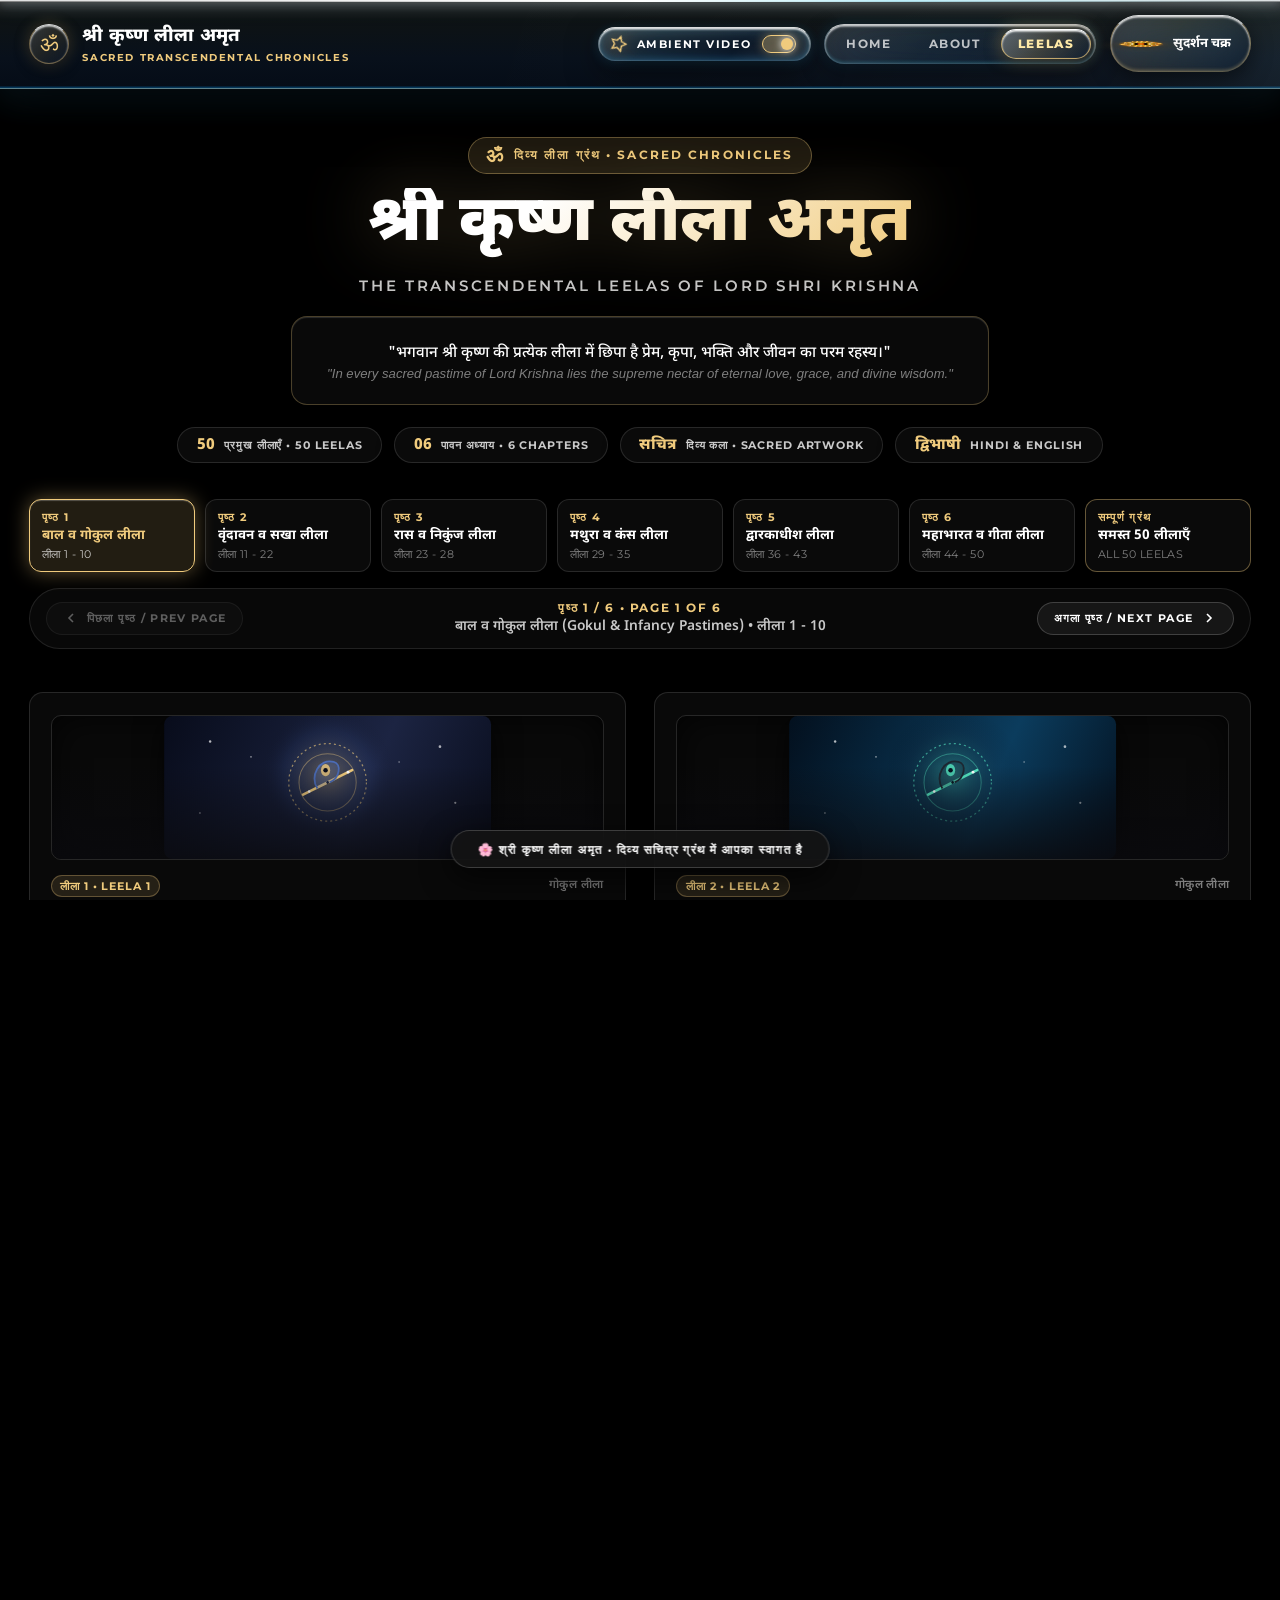
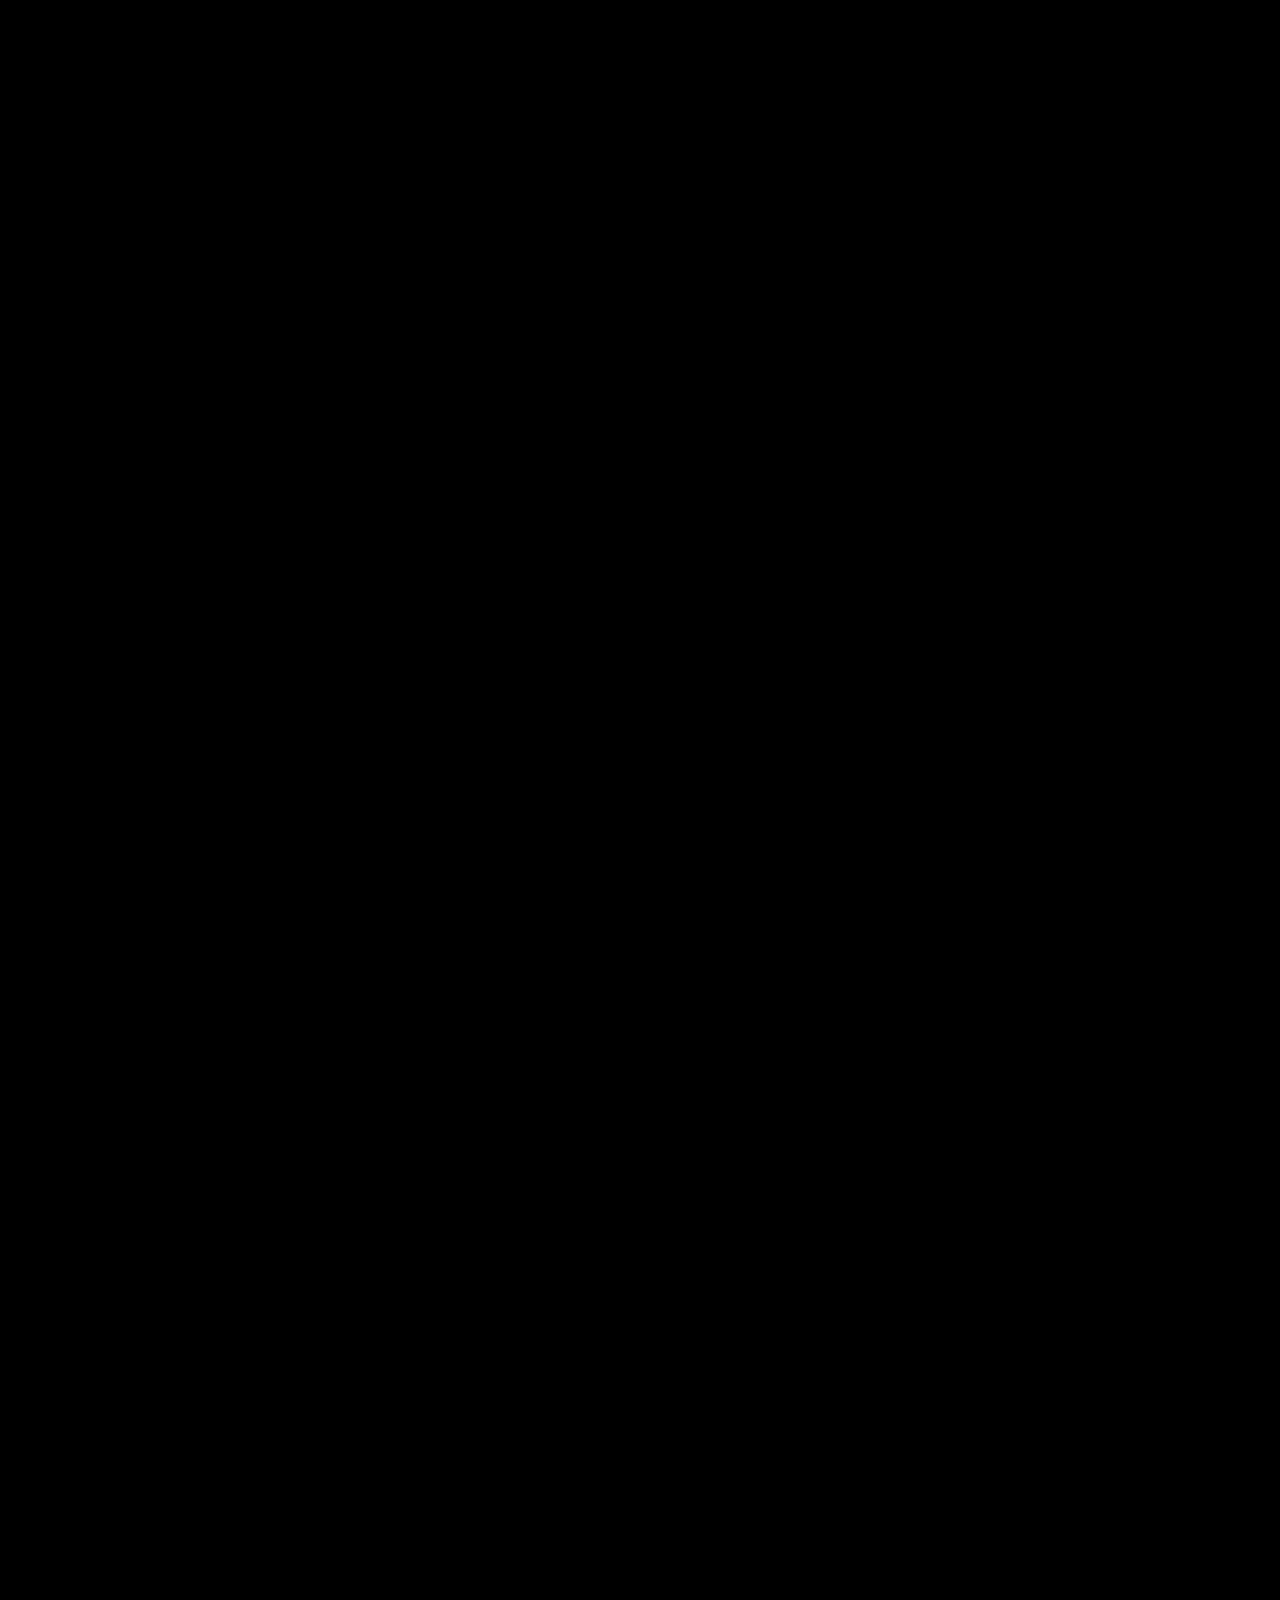
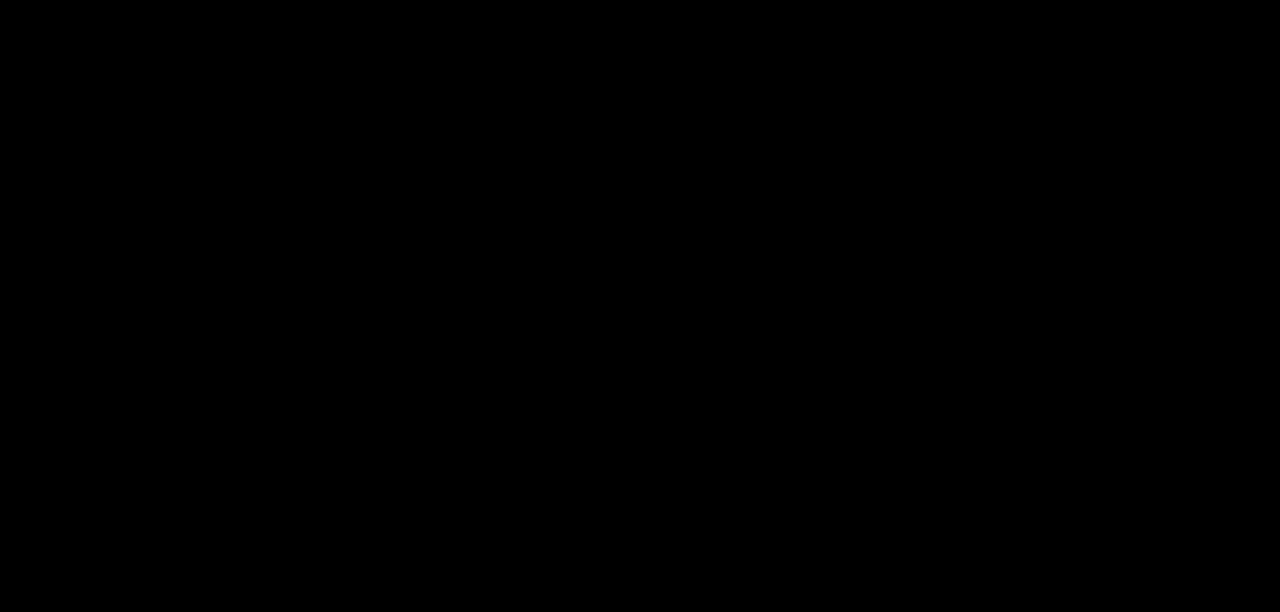
<file: leelas.html>
<!DOCTYPE html>
<html lang="hi">
<head>
  <meta charset="UTF-8">
  <meta name="viewport" content="width=device-width, initial-scale=1.0">
  <title>श्री कृष्ण लीला अमृत • The Transcendental Leelas of Lord Krishna</title>
  <meta name="description" content="भगवान श्री कृष्ण की 50 दिव्य व पावन लीलाएँ - सचित्र दर्शन एवं हिन्दी-अंग्रेजी द्विभाषी अमृत ग्रंथ">
  
  <!-- Google Fonts: Cinzel, Montserrat, Noto Sans Devanagari -->
  <link rel="preconnect" href="https://fonts.googleapis.com">
  <link rel="preconnect" href="https://fonts.gstatic.com" crossorigin>
  <link href="https://fonts.googleapis.com/css2?family=Cinzel:wght@400;600;700;800;900&family=Montserrat:ital,wght@0,300;0,400;0,500;0,600;0,700;1,400&family=Noto+Sans+Devanagari:wght@400;500;600;700;800;900&display=swap" rel="stylesheet">

  <link rel="stylesheet" href="styles.css">
</head>
<body class="leelas-page-body">

  <!-- Animating Peacock Feather & Twinkling Background Video (Same as Home Page) -->
  <div class="video-bg-container" id="videoBgContainer" aria-hidden="true">
    <video 
      id="bgVideo" 
      class="bg-video" 
      autoplay 
      loop 
      muted 
      playsinline 
      preload="auto"
    >
      <source src="https://res.cloudinary.com/acggupzy/video/upload/v1791781565/Animating_feather_and_twinkling___20261012102408.mp4" type="video/mp4">
    </video>
    <!-- Atmospheric Glass Depth Vignette Overlay -->
    <div class="video-vignette-overlay" id="videoOverlay"></div>
    <!-- Cursor Interactive Spotlight Illumination Layers -->
    <div class="video-spotlight-beam" id="videoSpotlightBeam"></div>
  </div>

  <!-- Sticky Top Glass Navigation Header -->
  <header class="leelas-navbar glass-card">
    <div class="leelas-navbar-inner">
      <a href="index.html" class="leelas-brand-link" title="मुख्य पृष्ठ पर लौटें / Return to Home">
        <span class="om-symbol">ॐ</span>
        <div class="brand-text-col">
          <span class="brand-title">श्री कृष्ण लीला अमृत</span>
          <span class="brand-subtitle">SACRED TRANSCENDENTAL CHRONICLES</span>
        </div>
      </a>

      <div class="leelas-nav-actions">
        <!-- Glass UI Background Video Toggle Switch -->
        <div class="glass-toggle-wrapper">
          <button class="glass-toggle-btn active" id="bgVideoToggle" role="switch" aria-checked="true" aria-label="Toggle background animation" title="Toggle background video: Animated Feather & Stars vs Pure Black">
            <span class="toggle-icon-wrap">
              <svg class="toggle-icon icon-sparkle" viewBox="0 0 24 24" fill="none" stroke="currentColor" stroke-width="2">
                <polygon points="12 2 15.09 8.26 22 9.27 17 14.14 18.18 21.02 12 17.77 5.82 21.02 7 14.14 2 9.27 8.91 8.26 12 2"></polygon>
              </svg>
            </span>
            <span class="toggle-label" id="toggleLabel">AMBIENT VIDEO</span>
            <span class="toggle-switch-track">
              <span class="toggle-switch-thumb"></span>
            </span>
          </button>
        </div>

        <!-- Water Glass Page Navigation Capsule -->
        <nav class="nav-page-capsule" aria-label="Page Navigation">
          <a href="index.html" class="nav-page-pill">HOME</a>
          <a href="about.html" class="nav-page-pill">ABOUT</a>
          <a href="leelas.html" class="nav-page-pill active">LEELAS</a>
        </nav>

<button class="sudarshan-chakra-btn glass-btn" id="chakraAudioBtn" aria-label="Toggle Divine Flute Harmony with Sudarshana Chakra" title="सुदर्शन चक्र • Click to Play/Stop Flute Melody">
          <div class="chakra-wrapper">
            <svg class="sudarshan-chakra-svg" viewBox="0 0 100 100" fill="none" xmlns="http://www.w3.org/2000/svg">
  <defs>
    <linearGradient id="chakraGoldFire" x1="0" y1="0" x2="100" y2="100" gradientUnits="userSpaceOnUse">
      <stop offset="0%" stop-color="#FFFDF0"/>
      <stop offset="20%" stop-color="#FBD561"/>
      <stop offset="55%" stop-color="#E67E22"/>
      <stop offset="85%" stop-color="#D35400"/>
      <stop offset="100%" stop-color="#C0392B"/>
    </linearGradient>

    <radialGradient id="chakraCoreGlow" cx="50%" cy="50%" r="50%">
      <stop offset="0%" stop-color="#FFFFFF"/>
      <stop offset="25%" stop-color="#FFF3C4"/>
      <stop offset="60%" stop-color="#F39C12"/>
      <stop offset="88%" stop-color="#D35400"/>
      <stop offset="100%" stop-color="#96281B"/>
    </radialGradient>

    <radialGradient id="chakraAuraGlow" cx="50%" cy="50%" r="50%">
      <stop offset="65%" stop-color="#F1C40F" stop-opacity="0.35"/>
      <stop offset="85%" stop-color="#E67E22" stop-opacity="0.18"/>
      <stop offset="100%" stop-color="transparent"/>
    </radialGradient>

    <filter id="chakraBloom" x="-30%" y="-30%" width="160%" height="160%">
      <feDropShadow dx="0" dy="0" stdDeviation="3.2" flood-color="#F39C12" flood-opacity="0.9"/>
      <feDropShadow dx="0" dy="0" stdDeviation="6.5" flood-color="#E67E22" flood-opacity="0.6"/>
    </filter>
  </defs>

  <!-- Outer Radiant Aura Halo -->
  <circle cx="50" cy="50" r="48" fill="url(#chakraAuraGlow)"/>

  <!-- Serrated Discus Body with Filter -->
  <g filter="url(#chakraBloom)">
    <!-- 24 Serrated Curved Teeth Blades -->
    <g transform="rotate(0 50 50)"><path d="M 48 11.5 C 49 7, 52 3.5, 56 2.5 C 54.5 6.5, 54 9, 52 11.5 Z" fill="url(#chakraGoldFire)"/></g><g transform="rotate(15 50 50)"><path d="M 48 11.5 C 49 7, 52 3.5, 56 2.5 C 54.5 6.5, 54 9, 52 11.5 Z" fill="url(#chakraGoldFire)"/></g><g transform="rotate(30 50 50)"><path d="M 48 11.5 C 49 7, 52 3.5, 56 2.5 C 54.5 6.5, 54 9, 52 11.5 Z" fill="url(#chakraGoldFire)"/></g><g transform="rotate(45 50 50)"><path d="M 48 11.5 C 49 7, 52 3.5, 56 2.5 C 54.5 6.5, 54 9, 52 11.5 Z" fill="url(#chakraGoldFire)"/></g><g transform="rotate(60 50 50)"><path d="M 48 11.5 C 49 7, 52 3.5, 56 2.5 C 54.5 6.5, 54 9, 52 11.5 Z" fill="url(#chakraGoldFire)"/></g><g transform="rotate(75 50 50)"><path d="M 48 11.5 C 49 7, 52 3.5, 56 2.5 C 54.5 6.5, 54 9, 52 11.5 Z" fill="url(#chakraGoldFire)"/></g><g transform="rotate(90 50 50)"><path d="M 48 11.5 C 49 7, 52 3.5, 56 2.5 C 54.5 6.5, 54 9, 52 11.5 Z" fill="url(#chakraGoldFire)"/></g><g transform="rotate(105 50 50)"><path d="M 48 11.5 C 49 7, 52 3.5, 56 2.5 C 54.5 6.5, 54 9, 52 11.5 Z" fill="url(#chakraGoldFire)"/></g><g transform="rotate(120 50 50)"><path d="M 48 11.5 C 49 7, 52 3.5, 56 2.5 C 54.5 6.5, 54 9, 52 11.5 Z" fill="url(#chakraGoldFire)"/></g><g transform="rotate(135 50 50)"><path d="M 48 11.5 C 49 7, 52 3.5, 56 2.5 C 54.5 6.5, 54 9, 52 11.5 Z" fill="url(#chakraGoldFire)"/></g><g transform="rotate(150 50 50)"><path d="M 48 11.5 C 49 7, 52 3.5, 56 2.5 C 54.5 6.5, 54 9, 52 11.5 Z" fill="url(#chakraGoldFire)"/></g><g transform="rotate(165 50 50)"><path d="M 48 11.5 C 49 7, 52 3.5, 56 2.5 C 54.5 6.5, 54 9, 52 11.5 Z" fill="url(#chakraGoldFire)"/></g><g transform="rotate(180 50 50)"><path d="M 48 11.5 C 49 7, 52 3.5, 56 2.5 C 54.5 6.5, 54 9, 52 11.5 Z" fill="url(#chakraGoldFire)"/></g><g transform="rotate(195 50 50)"><path d="M 48 11.5 C 49 7, 52 3.5, 56 2.5 C 54.5 6.5, 54 9, 52 11.5 Z" fill="url(#chakraGoldFire)"/></g><g transform="rotate(210 50 50)"><path d="M 48 11.5 C 49 7, 52 3.5, 56 2.5 C 54.5 6.5, 54 9, 52 11.5 Z" fill="url(#chakraGoldFire)"/></g><g transform="rotate(225 50 50)"><path d="M 48 11.5 C 49 7, 52 3.5, 56 2.5 C 54.5 6.5, 54 9, 52 11.5 Z" fill="url(#chakraGoldFire)"/></g><g transform="rotate(240 50 50)"><path d="M 48 11.5 C 49 7, 52 3.5, 56 2.5 C 54.5 6.5, 54 9, 52 11.5 Z" fill="url(#chakraGoldFire)"/></g><g transform="rotate(255 50 50)"><path d="M 48 11.5 C 49 7, 52 3.5, 56 2.5 C 54.5 6.5, 54 9, 52 11.5 Z" fill="url(#chakraGoldFire)"/></g><g transform="rotate(270 50 50)"><path d="M 48 11.5 C 49 7, 52 3.5, 56 2.5 C 54.5 6.5, 54 9, 52 11.5 Z" fill="url(#chakraGoldFire)"/></g><g transform="rotate(285 50 50)"><path d="M 48 11.5 C 49 7, 52 3.5, 56 2.5 C 54.5 6.5, 54 9, 52 11.5 Z" fill="url(#chakraGoldFire)"/></g><g transform="rotate(300 50 50)"><path d="M 48 11.5 C 49 7, 52 3.5, 56 2.5 C 54.5 6.5, 54 9, 52 11.5 Z" fill="url(#chakraGoldFire)"/></g><g transform="rotate(315 50 50)"><path d="M 48 11.5 C 49 7, 52 3.5, 56 2.5 C 54.5 6.5, 54 9, 52 11.5 Z" fill="url(#chakraGoldFire)"/></g><g transform="rotate(330 50 50)"><path d="M 48 11.5 C 49 7, 52 3.5, 56 2.5 C 54.5 6.5, 54 9, 52 11.5 Z" fill="url(#chakraGoldFire)"/></g><g transform="rotate(345 50 50)"><path d="M 48 11.5 C 49 7, 52 3.5, 56 2.5 C 54.5 6.5, 54 9, 52 11.5 Z" fill="url(#chakraGoldFire)"/></g>

    <!-- Outer Circular Golden Rim with Beads -->
    <circle cx="50" cy="50" r="38" stroke="url(#chakraGoldFire)" stroke-width="2.2" fill="none"/>
    <circle cx="50" cy="50" r="34.5" stroke="#FFF7C2" stroke-width="1.2" stroke-dasharray="1.5 2.5" fill="none"/>

    <!-- 16 Radiant Spokes -->
    <g transform="rotate(0.0 50 50)"><line x1="50" y1="31" x2="50" y2="13" stroke="#FFF7C2" stroke-width="1.4" stroke-linecap="round"/><circle cx="50" cy="20" r="1.1" fill="#F39C12"/></g><g transform="rotate(22.5 50 50)"><line x1="50" y1="31" x2="50" y2="13" stroke="#FFF7C2" stroke-width="1.4" stroke-linecap="round"/><circle cx="50" cy="20" r="1.1" fill="#F39C12"/></g><g transform="rotate(45.0 50 50)"><line x1="50" y1="31" x2="50" y2="13" stroke="#FFF7C2" stroke-width="1.4" stroke-linecap="round"/><circle cx="50" cy="20" r="1.1" fill="#F39C12"/></g><g transform="rotate(67.5 50 50)"><line x1="50" y1="31" x2="50" y2="13" stroke="#FFF7C2" stroke-width="1.4" stroke-linecap="round"/><circle cx="50" cy="20" r="1.1" fill="#F39C12"/></g><g transform="rotate(90.0 50 50)"><line x1="50" y1="31" x2="50" y2="13" stroke="#FFF7C2" stroke-width="1.4" stroke-linecap="round"/><circle cx="50" cy="20" r="1.1" fill="#F39C12"/></g><g transform="rotate(112.5 50 50)"><line x1="50" y1="31" x2="50" y2="13" stroke="#FFF7C2" stroke-width="1.4" stroke-linecap="round"/><circle cx="50" cy="20" r="1.1" fill="#F39C12"/></g><g transform="rotate(135.0 50 50)"><line x1="50" y1="31" x2="50" y2="13" stroke="#FFF7C2" stroke-width="1.4" stroke-linecap="round"/><circle cx="50" cy="20" r="1.1" fill="#F39C12"/></g><g transform="rotate(157.5 50 50)"><line x1="50" y1="31" x2="50" y2="13" stroke="#FFF7C2" stroke-width="1.4" stroke-linecap="round"/><circle cx="50" cy="20" r="1.1" fill="#F39C12"/></g><g transform="rotate(180.0 50 50)"><line x1="50" y1="31" x2="50" y2="13" stroke="#FFF7C2" stroke-width="1.4" stroke-linecap="round"/><circle cx="50" cy="20" r="1.1" fill="#F39C12"/></g><g transform="rotate(202.5 50 50)"><line x1="50" y1="31" x2="50" y2="13" stroke="#FFF7C2" stroke-width="1.4" stroke-linecap="round"/><circle cx="50" cy="20" r="1.1" fill="#F39C12"/></g><g transform="rotate(225.0 50 50)"><line x1="50" y1="31" x2="50" y2="13" stroke="#FFF7C2" stroke-width="1.4" stroke-linecap="round"/><circle cx="50" cy="20" r="1.1" fill="#F39C12"/></g><g transform="rotate(247.5 50 50)"><line x1="50" y1="31" x2="50" y2="13" stroke="#FFF7C2" stroke-width="1.4" stroke-linecap="round"/><circle cx="50" cy="20" r="1.1" fill="#F39C12"/></g><g transform="rotate(270.0 50 50)"><line x1="50" y1="31" x2="50" y2="13" stroke="#FFF7C2" stroke-width="1.4" stroke-linecap="round"/><circle cx="50" cy="20" r="1.1" fill="#F39C12"/></g><g transform="rotate(292.5 50 50)"><line x1="50" y1="31" x2="50" y2="13" stroke="#FFF7C2" stroke-width="1.4" stroke-linecap="round"/><circle cx="50" cy="20" r="1.1" fill="#F39C12"/></g><g transform="rotate(315.0 50 50)"><line x1="50" y1="31" x2="50" y2="13" stroke="#FFF7C2" stroke-width="1.4" stroke-linecap="round"/><circle cx="50" cy="20" r="1.1" fill="#F39C12"/></g><g transform="rotate(337.5 50 50)"><line x1="50" y1="31" x2="50" y2="13" stroke="#FFF7C2" stroke-width="1.4" stroke-linecap="round"/><circle cx="50" cy="20" r="1.1" fill="#F39C12"/></g>

    <!-- Inner Lotus Hub -->
    <circle cx="50" cy="50" r="26" stroke="#F1C40F" stroke-width="1.2" fill="none"/>
    <path d="M 50 31 C 47 38, 47 42, 50 44 C 53 42, 53 38, 50 31 Z" transform="rotate(0 50 50)" fill="#E67E22" opacity="0.9"/><path d="M 50 31 C 47 38, 47 42, 50 44 C 53 42, 53 38, 50 31 Z" transform="rotate(45 50 50)" fill="#E67E22" opacity="0.9"/><path d="M 50 31 C 47 38, 47 42, 50 44 C 53 42, 53 38, 50 31 Z" transform="rotate(90 50 50)" fill="#E67E22" opacity="0.9"/><path d="M 50 31 C 47 38, 47 42, 50 44 C 53 42, 53 38, 50 31 Z" transform="rotate(135 50 50)" fill="#E67E22" opacity="0.9"/><path d="M 50 31 C 47 38, 47 42, 50 44 C 53 42, 53 38, 50 31 Z" transform="rotate(180 50 50)" fill="#E67E22" opacity="0.9"/><path d="M 50 31 C 47 38, 47 42, 50 44 C 53 42, 53 38, 50 31 Z" transform="rotate(225 50 50)" fill="#E67E22" opacity="0.9"/><path d="M 50 31 C 47 38, 47 42, 50 44 C 53 42, 53 38, 50 31 Z" transform="rotate(270 50 50)" fill="#E67E22" opacity="0.9"/><path d="M 50 31 C 47 38, 47 42, 50 44 C 53 42, 53 38, 50 31 Z" transform="rotate(315 50 50)" fill="#E67E22" opacity="0.9"/>
    <circle cx="50" cy="50" r="18" fill="#180702" stroke="#F1C40F" stroke-width="1.6"/>

    <!-- Central Solar Gem & Kaustubha Jewel -->
    <circle cx="50" cy="50" r="11" fill="url(#chakraCoreGlow)"/>
    <circle cx="50" cy="50" r="4.5" fill="#FFFFFF"/>
    <circle cx="50" cy="50" r="2" fill="#FFEAA7"/>
  </g>
</svg>
          </div>
          <span class="chakra-btn-title">सुदर्शन चक्र</span>
        </button>
      </div>
    </div>
  </header>

  <!-- Main Content Container -->
  <main class="leelas-main-container">
    
    <!-- Hero Section for the Leelas Chronicle -->
    <section class="leelas-hero-section">
      <div class="leelas-hero-badge">
        <span class="om-symbol">ॐ</span>
        <span>दिव्य लीला ग्रंथ • SACRED CHRONICLES</span>
      </div>

      <h1 class="leelas-page-main-title">श्री कृष्ण लीला अमृत</h1>
      <h2 class="leelas-page-sub-title">THE TRANSCENDENTAL LEELAS OF LORD SHRI KRISHNA</h2>

      <!-- Sacred Inscription Verse -->
      <div class="leelas-verse-card glass-card">
        <p class="leelas-intro-hindi">
          "भगवान श्री कृष्ण की प्रत्येक लीला में छिपा है प्रेम, कृपा, भक्ति और जीवन का परम रहस्य।"
        </p>
        <p class="leelas-intro-english">
          "In every sacred pastime of Lord Krishna lies the supreme nectar of eternal love, grace, and divine wisdom."
        </p>
      </div>

      <!-- Highlights & Overview Stats -->
      <div class="leelas-stats-bar">
        <div class="stat-pill glass-card">
          <span class="stat-num">50</span>
          <span class="stat-label">प्रमुख लीलाएँ • 50 LEELAS</span>
        </div>
        <div class="stat-pill glass-card">
          <span class="stat-num">06</span>
          <span class="stat-label">पावन अध्याय • 6 CHAPTERS</span>
        </div>
        <div class="stat-pill glass-card">
          <span class="stat-num">सचित्र</span>
          <span class="stat-label">दिव्य कला • SACRED ARTWORK</span>
        </div>
        <div class="stat-pill glass-card">
          <span class="stat-num">द्विभाषी</span>
          <span class="stat-label">HINDI &amp; ENGLISH</span>
        </div>
      </div>
    </section>

    <!-- Chapter Pages Toolbar (6 Separate Pages + All Leelas Tab) -->
    <nav class="leelas-page-toolbar" aria-label="Chapter Pages Navigation">
      <div class="leelas-pages-nav" id="leelasPagesNav">
        <button class="leela-page-tab active" data-page="1">
          <span class="page-num">पृष्ठ 1</span>
          <span class="page-name">बाल व गोकुल लीला</span>
          <span class="page-range">लीला 1 - 10</span>
        </button>
        <button class="leela-page-tab" data-page="2">
          <span class="page-num">पृष्ठ 2</span>
          <span class="page-name">वृंदावन व सखा लीला</span>
          <span class="page-range">लीला 11 - 22</span>
        </button>
        <button class="leela-page-tab" data-page="3">
          <span class="page-num">पृष्ठ 3</span>
          <span class="page-name">रास व निकुंज लीला</span>
          <span class="page-range">लीला 23 - 28</span>
        </button>
        <button class="leela-page-tab" data-page="4">
          <span class="page-num">पृष्ठ 4</span>
          <span class="page-name">मथुरा व कंस लीला</span>
          <span class="page-range">लीला 29 - 35</span>
        </button>
        <button class="leela-page-tab" data-page="5">
          <span class="page-num">पृष्ठ 5</span>
          <span class="page-name">द्वारकाधीश लीला</span>
          <span class="page-range">लीला 36 - 43</span>
        </button>
        <button class="leela-page-tab" data-page="6">
          <span class="page-num">पृष्ठ 6</span>
          <span class="page-name">महाभारत व गीता लीला</span>
          <span class="page-range">लीला 44 - 50</span>
        </button>
        <button class="leela-page-tab tab-all" data-page="all">
          <span class="page-num">सम्पूर्ण ग्रंथ</span>
          <span class="page-name">समस्त 50 लीलाएँ</span>
          <span class="page-range">ALL 50 LEELAS</span>
        </button>
      </div>

      <!-- Top Pagination Navigation Bar -->
      <div class="leelas-pagination-bar glass-card">
        <button class="page-arrow-btn" id="prevPageBtn" aria-label="Previous Page">
          <svg viewBox="0 0 24 24" width="16" height="16" stroke="currentColor" stroke-width="2.4" fill="none">
            <polyline points="15 18 9 12 15 6"></polyline>
          </svg>
          <span>पिछला पृष्ठ / PREV PAGE</span>
        </button>

        <div class="page-indicator-wrap">
          <span class="current-page-text" id="currentPageText">पृष्ठ १ / ६ • PAGE 1 OF 6</span>
          <span class="current-chapter-title" id="currentChapterTitle">बाल व गोकुल लीला (Gokul & Bal Pastimes)</span>
        </div>

        <button class="page-arrow-btn" id="nextPageBtn" aria-label="Next Page">
          <span>अगला पृष्ठ / NEXT PAGE</span>
          <svg viewBox="0 0 24 24" width="16" height="16" stroke="currentColor" stroke-width="2.4" fill="none">
            <polyline points="9 18 15 12 9 6"></polyline>
          </svg>
        </button>
      </div>
    </nav>

    <!-- The 50 Illustrated Leelas Cards Grid -->
    <section class="leelas-cards-grid" id="leelasCardsGrid" role="feed" aria-label="Sacred Krishna Leelas Cards">
      <!-- Dynamically populated with all 50 illustrated Leelas -->
    </section>

    <!-- Bottom Pagination Navigation Bar -->
    <div class="leelas-pagination-bar leelas-pagination-bottom glass-card">
      <button class="page-arrow-btn" id="prevPageBtnBottom" aria-label="Previous Page">
        <svg viewBox="0 0 24 24" width="16" height="16" stroke="currentColor" stroke-width="2.4" fill="none">
          <polyline points="15 18 9 12 15 6"></polyline>
        </svg>
        <span>पिछला पृष्ठ / PREV PAGE</span>
      </button>

      <div class="page-indicator-wrap">
        <span class="current-page-text" id="currentPageTextBottom">पृष्ठ १ / ६ • PAGE 1 OF 6</span>
        <span class="current-chapter-title" id="currentChapterTitleBottom">बाल व गोकुल लीला (Gokul & Bal Pastimes)</span>
      </div>

      <button class="page-arrow-btn" id="nextPageBtnBottom" aria-label="Next Page">
        <span>अगला पृष्ठ / NEXT PAGE</span>
        <svg viewBox="0 0 24 24" width="16" height="16" stroke="currentColor" stroke-width="2.4" fill="none">
          <polyline points="9 18 15 12 9 6"></polyline>
        </svg>
      </button>
    </div>

    <!-- Devotional Footer -->
    <footer class="leelas-footer glass-card">
      <p class="footer-mantra">
        "हरे कृष्ण हरे कृष्ण कृष्ण कृष्ण हरे हरे ।<br>
        हरे राम हरे राम राम राम हरे हरे ॥"
      </p>
      <p class="footer-sub-mantra">
        "O Supreme Lord Shri Krishna, O Radiant Srimati Radharani, please bless us with eternal bhakti and divine bliss."
      </p>
      <div class="footer-btn-row">
        <a href="index.html" class="back-home-btn glass-btn">
          <svg viewBox="0 0 24 24" width="15" height="15" stroke="currentColor" stroke-width="2.2" fill="none">
            <line x1="19" y1="12" x2="5" y2="12"></line>
            <polyline points="12 19 5 12 12 5"></polyline>
          </svg>
          <span>वापस मुख्य पृष्ठ / Back to Home</span>
        </a>
        <a href="about.html" class="back-home-btn glass-btn">
          <svg viewBox="0 0 24 24" width="15" height="15" stroke="currentColor" stroke-width="2.2" fill="none">
            <path d="M20 21v-2a4 4 0 0 0-4-4H8a4 4 0 0 0-4 4v2"></path>
            <circle cx="12" cy="7" r="4"></circle>
          </svg>
          <span>शिल्पी परिचय / About Creator</span>
        </a>
        <button class="back-home-btn glass-btn" id="backToTopBtn">
          <svg viewBox="0 0 24 24" width="15" height="15" stroke="currentColor" stroke-width="2.2" fill="none">
            <line x1="12" y1="19" x2="12" y2="5"></line>
            <polyline points="5 12 12 5 19 12"></polyline>
          </svg>
          <span>पृष्ठ के शीर्ष पर जाएँ / Top of Page</span>
        </button>
      </div>
    </footer>

  </main>

  <!-- Interactive Toast Notification -->
  <div class="toast glass-toast" id="toast" role="status" aria-live="polite"></div>

  <!-- Divine Flute Audio Track -->
  <audio id="fluteAudio" preload="auto" loop>
    <source src="https://res.cloudinary.com/acggupzy/video/upload/v1791861453/WhatsApp_Audio_2026-10-12_at_6.56.35_PM.mp3" type="audio/mpeg">
  </audio>

  <!-- Custom Inverted Peacock Feather & Text White Dot Cursor -->
  <div class="custom-cursor cursor-mode-feather" id="customCursor" aria-hidden="true">
    <!-- Peacock Feather Quill (Writing Tip Pointer at 1px, 7px, Feather Side Lower, Inclined 20% from left) -->
    <div class="cursor-feather" id="cursorFeather">
      <img src="assets/peacock_feather_cursor.png" alt="Peacock Feather" class="feather-cursor-img">
      <span class="feather-nip-sparkle"></span>
    </div>

    <!-- White Dot Cursor (active on text hover) -->
    <div class="cursor-dot" id="cursorDot"></div>
  </div>

  <script src="leelas.js"></script>
</body>
</html>
</file>
<file: styles.css>
/* ==========================================================================
   Radha Krishna Devotional Hero Section
   With Animating Feather & Twinkling Video Background,
   Glass UI Aesthetics & Directional Hover Stretch Navigation
   ========================================================================== */

:root {
  --bg-color: #000000;
  --text-primary: #ffffff;
  --text-secondary: rgba(255, 255, 255, 0.78);
  --text-muted: rgba(255, 255, 255, 0.48);
  
  /* Glass UI Design Tokens */
  --glass-bg: rgba(255, 255, 255, 0.05);
  --glass-bg-hover: rgba(255, 255, 255, 0.12);
  --glass-border: rgba(255, 255, 255, 0.18);
  --glass-border-hover: rgba(255, 255, 255, 0.55);
  --glass-blur: 20px;
  --glass-shadow: 0 10px 36px rgba(0, 0, 0, 0.5), inset 0 1px 1px rgba(255, 255, 255, 0.25);
  
  /* Water Glass (Liquid Glassmorphism) Design Tokens */
  --water-glass-bg: linear-gradient(135deg, rgba(255, 255, 255, 0.16) 0%, rgba(180, 240, 255, 0.08) 25%, rgba(12, 24, 42, 0.55) 60%, rgba(255, 255, 255, 0.12) 100%);
  --water-glass-bg-hover: linear-gradient(135deg, rgba(255, 255, 255, 0.24) 0%, rgba(195, 245, 255, 0.14) 25%, rgba(20, 38, 64, 0.62) 60%, rgba(255, 255, 255, 0.18) 100%);
  --water-glass-border: 1px solid rgba(210, 245, 255, 0.4);
  --water-glass-border-top: 1.5px solid rgba(255, 255, 255, 0.85);
  --water-glass-border-bottom: 1.2px solid rgba(130, 215, 255, 0.32);
  --water-glass-blur: 30px;
  --water-glass-shadow: 
    0 18px 45px rgba(0, 0, 0, 0.68), 
    0 2px 14px rgba(64, 196, 255, 0.2),
    inset 0 1.5px 2px 0 rgba(255, 255, 255, 0.92), 
    inset 0 4px 18px 0 rgba(160, 235, 255, 0.28), 
    inset 0 -2px 8px 0 rgba(0, 160, 255, 0.18);
  
  --accent-gold: #f0cb7d;
  --accent-gold-glow: rgba(240, 203, 125, 0.4);

  --font-display: 'Montserrat', -apple-system, BlinkMacSystemFont, sans-serif;
  --font-serif: 'Cinzel', serif;
  --font-body: 'Outfit', sans-serif;

  --nav-height: 80px;
  --side-padding: clamp(1.5rem, 4.5vw, 5rem);
}

/* Reset & Box Sizing */
*, *::before, *::after {
  margin: 0;
  padding: 0;
  box-sizing: border-box;
}

html, body {
  width: 100%;
  height: 100%;
  background-color: var(--bg-color);
  color: var(--text-primary);
  font-family: var(--font-body);
  overflow-x: hidden;
  -webkit-font-smoothing: antialiased;
  -moz-osx-font-smoothing: grayscale;
}

/* ==========================================================================
   Hero Container Layout
   ========================================================================== */
.hero-container {
  position: relative;
  width: 100vw;
  min-height: 100vh;
  min-height: 100dvh;
  background-color: #000000;
  display: flex;
  flex-direction: column;
  padding: 0 var(--side-padding);
  user-select: none;
  overflow-x: hidden;
  overflow-y: auto;
}

/* ==========================================================================
   Video Background & Atmospheric Depth Overlays
   ========================================================================== */
.video-bg-container {
  position: fixed;
  inset: 0;
  width: 100vw;
  height: 100vh;
  z-index: 0;
  pointer-events: none;
  opacity: 1;
  visibility: visible;
  transition: opacity 0.6s cubic-bezier(0.2, 0.8, 0.2, 1), visibility 0.6s ease;
  overflow: hidden;
  --spot-x: 50vw;
  --spot-y: 50vh;
  --spot-opacity: 0;
}

.video-bg-container.hidden {
  opacity: 0;
  visibility: hidden;
}

.bg-video {
  position: absolute;
  top: 50%;
  left: 50%;
  width: 100%;
  height: 100%;
  min-width: 100vw;
  min-height: 100vh;
  object-fit: cover;
  transform: translate(-50%, -50%);
  filter: brightness(0.72) contrast(1.16) saturate(1.08);
  transition: filter 0.4s ease;
}

.video-vignette-overlay {
  position: absolute;
  inset: 0;
  /* Deep cinematic radial gradient + vertical gradient ensuring text crispness */
  background: 
    radial-gradient(ellipse at center, rgba(0, 0, 0, 0.22) 0%, rgba(0, 0, 0, 0.68) 65%, #000000 100%),
    linear-gradient(to bottom, rgba(0, 0, 0, 0.6) 0%, transparent 22%, transparent 75%, rgba(0, 0, 0, 0.85) 100%);
  pointer-events: none;
}

/* Ethereal Ambient Background Light: Seamless, soft illumination without any circular bubble */
.video-spotlight-beam {
  position: absolute;
  inset: 0;
  pointer-events: none;
  opacity: var(--spot-opacity, 0);
  transition: opacity 0.5s cubic-bezier(0.2, 0.8, 0.2, 1);
  background: radial-gradient(
    circle 650px at var(--spot-x, 50vw) var(--spot-y, 50vh),
    rgba(255, 238, 185, 0.18) 0%,
    rgba(240, 203, 125, 0.09) 35%,
    rgba(140, 190, 255, 0.03) 65%,
    transparent 100%
  );
  mix-blend-mode: screen;
  will-change: background;
}

/* ==========================================================================
   Water Glass Animations
   ========================================================================== */
@keyframes waterGlassShimmer {
  0% {
    background-position: -200% 0;
  }
  100% {
    background-position: 200% 0;
  }
}

@keyframes waterDropletPulse {
  0%, 100% {
    box-shadow: 
      0 6px 22px rgba(0, 0, 0, 0.4),
      0 0 16px rgba(100, 220, 255, 0.28),
      inset 0 1.5px 2px #ffffff,
      inset 0 -1.5px 4px rgba(72, 202, 228, 0.45);
  }
  50% {
    box-shadow: 
      0 8px 26px rgba(0, 0, 0, 0.5),
      0 0 24px rgba(100, 220, 255, 0.45),
      inset 0 1.5px 2.5px #ffffff,
      inset 0 -2px 5px rgba(72, 202, 228, 0.6);
  }
}

/* ==========================================================================
   Top Header Navigation - Transparent Wrapper (No Outer Border)
   ========================================================================== */
.hero-header {
  position: sticky;
  top: 0;
  z-index: 100;
  width: 100%;
  height: var(--nav-height);
  display: flex;
  align-items: center;
  justify-content: space-between;
  gap: 1.5rem;
  padding-top: 0.8rem;
  padding-bottom: 0.4rem;
  background: transparent;
  border: none;
  box-shadow: none;
}

/* ==========================================================================
   Dynamic In-Page SPA Views (Home, About, Leelas, Darshan)
   ========================================================================== */
.spa-view {
  display: none;
  width: 100%;
  opacity: 0;
  transform: translateY(14px);
  transition: opacity 0.35s cubic-bezier(0.2, 0.8, 0.2, 1), transform 0.35s cubic-bezier(0.2, 0.8, 0.2, 1);
}

.spa-view.active {
  display: block;
  opacity: 1;
  transform: translateY(0);
}

#view-home.spa-view.active {
  display: flex;
  flex-direction: column;
  justify-content: space-between;
  flex: 1;
  min-height: calc(100vh - var(--nav-height) - 1.5rem);
  min-height: calc(100dvh - var(--nav-height) - 1.2rem);
}

#view-about.spa-view,
#view-darshan.spa-view {
  padding-top: 1.5rem;
  padding-bottom: 4rem;
}

#view-leelas.spa-view {
  max-width: 1380px;
  margin: 0 auto;
  padding-top: 1.5rem;
  padding-bottom: 4rem;
  width: 100%;
}

/* Hide right vertical progress rail when viewing About, Leelas, or Darshan */
body:not([data-active-view="home"]) .right-rail {
  opacity: 0;
  pointer-events: none;
  visibility: hidden;
}

/* Glass UI Nav Capsule with Directional Hover Stretch Indicator */
.nav-links.glass-nav {
  position: relative;
  z-index: 2;
  display: flex;
  align-items: center;
  background: linear-gradient(
    135deg,
    rgba(255, 255, 255, 0.18) 0%,
    rgba(180, 240, 255, 0.1) 25%,
    rgba(12, 24, 42, 0.55) 60%,
    rgba(255, 255, 255, 0.14) 100%
  );
  backdrop-filter: blur(30px) saturate(220%) brightness(1.08);
  -webkit-backdrop-filter: blur(30px) saturate(220%) brightness(1.08);
  border: 1px solid rgba(210, 245, 255, 0.45);
  border-top: 1.5px solid rgba(255, 255, 255, 0.9);
  border-bottom: 1.2px solid rgba(130, 215, 255, 0.35);
  border-radius: 9999px;
  padding: 6px 10px;
  gap: 4px;
  box-shadow: 
    0 18px 45px rgba(0, 0, 0, 0.7), 
    0 2px 16px rgba(64, 196, 255, 0.25),
    inset 0 1.5px 2px 0 #ffffff, 
    inset 0 4px 18px 0 rgba(160, 235, 255, 0.32), 
    inset 0 -2px 8px 0 rgba(0, 160, 255, 0.2),
    inset 0 0 24px 0 rgba(255, 255, 255, 0.08);
  overflow: hidden;
  transition: all 0.3s cubic-bezier(0.2, 0.8, 0.2, 1);
}

.nav-links.glass-nav::before {
  content: '';
  position: absolute;
  inset: 0;
  border-radius: 9999px;
  background: linear-gradient(
    105deg,
    transparent 15%,
    rgba(255, 255, 255, 0.05) 35%,
    rgba(180, 245, 255, 0.25) 48%,
    rgba(255, 255, 255, 0.48) 50%,
    rgba(180, 245, 255, 0.25) 52%,
    rgba(255, 255, 255, 0.05) 65%,
    transparent 85%
  );
  background-size: 250% 100%;
  animation: waterGlassShimmer 10s ease-in-out infinite;
  pointer-events: none;
  z-index: 0;
  opacity: 0.7;
}

.nav-links.glass-nav:hover {
  border-color: rgba(255, 255, 255, 0.7);
  box-shadow: 
    0 22px 55px rgba(0, 0, 0, 0.8), 
    0 0 28px rgba(64, 196, 255, 0.35),
    inset 0 1.5px 2.5px 0 #ffffff, 
    inset 0 5px 20px 0 rgba(160, 235, 255, 0.4);
}

/* The Moving Directional Stretch Liquid Water Droplet Pill */
.nav-stretch-pill {
  position: absolute;
  top: 5px;
  bottom: 5px;
  left: 0;
  width: 0;
  border-radius: 9999px;
  background: linear-gradient(
    135deg,
    rgba(255, 255, 255, 0.48) 0%,
    rgba(190, 245, 255, 0.32) 45%,
    rgba(255, 255, 255, 0.42) 100%
  );
  backdrop-filter: blur(20px) saturate(240%);
  -webkit-backdrop-filter: blur(20px) saturate(240%);
  border: 1px solid rgba(255, 255, 255, 0.95);
  border-top: 1.5px solid #ffffff;
  border-bottom: 1.2px solid rgba(130, 225, 255, 0.55);
  box-shadow: 
    0 6px 24px rgba(0, 0, 0, 0.45),
    0 0 24px rgba(100, 220, 255, 0.4),
    inset 0 1.5px 2px #ffffff,
    inset 0 -1.5px 4px rgba(72, 202, 228, 0.55);
  pointer-events: none;
  z-index: 1;
  opacity: 0;
  transform-origin: center;
  /* Fluid elastic transition */
  transition: 
    left 0.32s cubic-bezier(0.2, 0.9, 0.28, 1),
    width 0.32s cubic-bezier(0.2, 0.9, 0.28, 1),
    transform 0.24s cubic-bezier(0.2, 0.9, 0.28, 1),
    opacity 0.25s ease;
}

/* Dynamic Directional Stretch Classes applied via JS */
.nav-stretch-pill.stretch-right {
  transform: scaleX(1.2) skewX(-3deg);
  transform-origin: left center;
}

.nav-stretch-pill.stretch-left {
  transform: scaleX(1.2) skewX(3deg);
  transform-origin: right center;
}

/* Nav Item Links */
.nav-item {
  position: relative;
  z-index: 2;
  display: inline-flex;
  align-items: center;
  justify-content: center;
  text-decoration: none;
  font-family: var(--font-display);
  font-size: 0.78rem;
  font-weight: 600;
  letter-spacing: 0.16em;
  color: var(--text-muted);
  padding: 0.55rem 1.25rem;
  border-radius: 9999px;
  transition: color 0.25s ease, transform 0.25s cubic-bezier(0.2, 0.8, 0.2, 1);
  white-space: nowrap;
}

.nav-item:hover {
  color: var(--text-primary);
  transform: translateY(-1px);
}

.nav-item.active {
  color: var(--text-primary);
  font-weight: 700;
}

/* Center-Right Search Pill (Water Glass UI) */
.search-pill-wrapper {
  position: relative;
  z-index: 2;
  flex: 0 1 320px;
  display: flex;
  justify-content: center;
}

.search-pill.glass-card {
  width: 100%;
  max-width: 320px;
  height: 42px;
  background: linear-gradient(
    135deg,
    rgba(255, 255, 255, 0.14) 0%,
    rgba(180, 240, 255, 0.07) 28%,
    rgba(12, 24, 42, 0.52) 65%,
    rgba(255, 255, 255, 0.1) 100%
  );
  backdrop-filter: blur(28px) saturate(210%) brightness(1.06);
  -webkit-backdrop-filter: blur(28px) saturate(210%) brightness(1.06);
  border: 1px solid rgba(210, 245, 255, 0.38);
  border-top: 1.5px solid rgba(255, 255, 255, 0.85);
  border-bottom: 1.2px solid rgba(130, 215, 255, 0.28);
  border-radius: 9999px;
  display: flex;
  align-items: center;
  padding: 0 1.15rem;
  gap: 0.65rem;
  box-shadow: 
    0 14px 36px rgba(0, 0, 0, 0.6), 
    0 2px 14px rgba(64, 196, 255, 0.18),
    inset 0 1.5px 2px 0 rgba(255, 255, 255, 0.92), 
    inset 0 3px 14px 0 rgba(160, 235, 255, 0.24), 
    inset 0 -2px 6px 0 rgba(0, 160, 255, 0.16);
  transition: all 0.3s cubic-bezier(0.2, 0.8, 0.2, 1);
}

.search-pill.glass-card:hover,
.search-pill.glass-card:focus-within {
  background: var(--water-glass-bg-hover);
  border-color: rgba(255, 255, 255, 0.75);
  box-shadow: 
    0 16px 45px rgba(0, 0, 0, 0.7), 
    0 0 24px rgba(72, 202, 228, 0.35),
    inset 0 1.5px 2.5px 0 #ffffff, 
    inset 0 4px 18px 0 rgba(160, 235, 255, 0.35);
  transform: translateY(-1px);
}

.search-icon {
  width: 16px;
  height: 16px;
  stroke: var(--text-secondary);
  flex-shrink: 0;
  transition: stroke 0.2s ease;
}

.search-pill:focus-within .search-icon {
  stroke: var(--text-primary);
}

.search-input {
  width: 100%;
  background: transparent;
  border: none;
  outline: none;
  color: var(--text-primary);
  font-family: var(--font-body);
  font-size: 0.85rem;
  letter-spacing: 0.03em;
}

.search-input::placeholder {
  color: var(--text-muted);
  font-weight: 400;
  transition: opacity 0.2s ease;
}

.search-input:focus::placeholder {
  opacity: 0.4;
}

.search-clear-btn {
  background: transparent;
  border: none;
  color: var(--text-secondary);
  cursor: pointer;
  padding: 2px;
  display: flex;
  align-items: center;
  justify-content: center;
  transition: color 0.2s ease;
}

.search-clear-btn:hover {
  color: var(--text-primary);
}

/* Header Actions & Glass UI Toggle */
.header-actions {
  display: flex;
  align-items: center;
  gap: 0.9rem;
}

/* Glass UI Video Background Toggle */
.glass-toggle-wrapper {
  display: flex;
  align-items: center;
}

.glass-toggle-btn {
  display: inline-flex;
  align-items: center;
  gap: 0.65rem;
  padding: 7px 14px 7px 12px;
  background: linear-gradient(
    135deg,
    rgba(255, 255, 255, 0.14) 0%,
    rgba(180, 240, 255, 0.07) 28%,
    rgba(12, 24, 42, 0.52) 65%,
    rgba(255, 255, 255, 0.1) 100%
  );
  backdrop-filter: blur(28px) saturate(210%) brightness(1.06);
  -webkit-backdrop-filter: blur(28px) saturate(210%) brightness(1.06);
  border: 1px solid rgba(210, 245, 255, 0.38);
  border-top: 1.5px solid rgba(255, 255, 255, 0.85);
  border-bottom: 1.2px solid rgba(130, 215, 255, 0.28);
  border-radius: 9999px;
  box-shadow: 
    0 12px 32px rgba(0, 0, 0, 0.55), 
    0 2px 12px rgba(64, 196, 255, 0.18),
    inset 0 1.5px 2px 0 rgba(255, 255, 255, 0.9), 
    inset 0 3px 14px 0 rgba(160, 235, 255, 0.22), 
    inset 0 -2px 6px 0 rgba(0, 160, 255, 0.15);
  cursor: pointer;
  color: #ffffff;
  font-family: var(--font-display);
  font-size: 0.7rem;
  font-weight: 700;
  letter-spacing: 0.14em;
  transition: all 0.3s cubic-bezier(0.2, 0.8, 0.2, 1);
  user-select: none;
}

.glass-toggle-btn:hover {
  background: var(--water-glass-bg-hover);
  border-color: rgba(255, 255, 255, 0.75);
  box-shadow: 
    0 16px 40px rgba(0, 0, 0, 0.65), 
    0 0 22px rgba(72, 202, 228, 0.35),
    inset 0 1.5px 2.5px 0 #ffffff;
  transform: translateY(-2px);
}

.toggle-icon-wrap {
  width: 15px;
  height: 15px;
  display: flex;
  align-items: center;
  justify-content: center;
  color: var(--text-muted);
  transition: all 0.3s ease;
}

.glass-toggle-btn.active .toggle-icon-wrap {
  color: var(--accent-gold);
  transform: rotate(20deg) scale(1.15);
  filter: drop-shadow(0 0 6px var(--accent-gold-glow));
}

.toggle-label {
  font-size: 0.68rem;
  color: var(--text-secondary);
  transition: color 0.25s ease;
}

.glass-toggle-btn.active .toggle-label {
  color: #ffffff;
}

.toggle-switch-track {
  position: relative;
  width: 34px;
  height: 18px;
  background: rgba(255, 255, 255, 0.14);
  border-radius: 9999px;
  border: 1px solid rgba(255, 255, 255, 0.25);
  transition: all 0.3s ease;
}

.glass-toggle-btn.active .toggle-switch-track {
  background: rgba(240, 203, 125, 0.32);
  border-color: var(--accent-gold);
  box-shadow: 0 0 10px var(--accent-gold-glow);
}

.toggle-switch-thumb {
  position: absolute;
  top: 2px;
  left: 2px;
  width: 12px;
  height: 12px;
  border-radius: 50%;
  background: #ffffff;
  box-shadow: 0 2px 6px rgba(0, 0, 0, 0.4);
  transition: transform 0.3s cubic-bezier(0.2, 0.9, 0.3, 1), background-color 0.3s ease;
}

.glass-toggle-btn.active .toggle-switch-thumb {
  transform: translateX(16px);
  background: var(--accent-gold);
  box-shadow: 0 0 8px #ffffff;
}

/* Water Glass Hamburger Button */
.menu-toggle-btn.glass-btn {
  background: linear-gradient(
    135deg,
    rgba(255, 255, 255, 0.14) 0%,
    rgba(180, 240, 255, 0.07) 28%,
    rgba(12, 24, 42, 0.52) 65%,
    rgba(255, 255, 255, 0.1) 100%
  );
  backdrop-filter: blur(28px) saturate(210%) brightness(1.06);
  -webkit-backdrop-filter: blur(28px) saturate(210%) brightness(1.06);
  border: 1px solid rgba(210, 245, 255, 0.38);
  border-top: 1.5px solid rgba(255, 255, 255, 0.85);
  border-bottom: 1.2px solid rgba(130, 215, 255, 0.28);
  border-radius: 50%;
  width: 42px;
  height: 42px;
  display: flex;
  flex-direction: column;
  justify-content: center;
  align-items: center;
  gap: 4px;
  cursor: pointer;
  padding: 0;
  transition: all 0.28s cubic-bezier(0.2, 0.8, 0.2, 1);
  box-shadow: 
    0 12px 32px rgba(0, 0, 0, 0.55), 
    0 2px 12px rgba(64, 196, 255, 0.18),
    inset 0 1.5px 2px 0 rgba(255, 255, 255, 0.9), 
    inset 0 3px 14px 0 rgba(160, 235, 255, 0.22), 
    inset 0 -2px 6px 0 rgba(0, 160, 255, 0.15);
}

.menu-toggle-btn.glass-btn:hover {
  background: var(--water-glass-bg-hover);
  border-color: rgba(255, 255, 255, 0.75);
  box-shadow: 
    0 16px 40px rgba(0, 0, 0, 0.65), 
    0 0 22px rgba(72, 202, 228, 0.35),
    inset 0 1.5px 2.5px 0 #ffffff;
  transform: translateY(-2px);
}

.hamburger-line {
  display: block;
  height: 2px;
  background-color: var(--text-primary);
  border-radius: 2px;
  transition: all 0.25s cubic-bezier(0.4, 0, 0.2, 1);
}

.hamburger-line.line-1 { width: 18px; }
.hamburger-line.line-2 { width: 14px; }
.hamburger-line.line-3 { width: 18px; }

.menu-toggle-btn:hover .hamburger-line {
  width: 18px;
}

/* ==========================================================================
   Right Margin Vertical Rail Indicator
   ========================================================================== */
.right-rail.glass-card {
  position: fixed;
  right: clamp(1.2rem, 3.2vw, 3.5rem);
  top: 50%;
  transform: translateY(-50%);
  z-index: 40;
  display: flex;
  flex-direction: column;
  align-items: center;
  gap: 1.2rem;
  background: var(--glass-bg);
  backdrop-filter: blur(var(--glass-blur));
  -webkit-backdrop-filter: blur(var(--glass-blur));
  border: 1px solid var(--glass-border);
  border-radius: 9999px;
  padding: 1.2rem 0.6rem;
  box-shadow: var(--glass-shadow);
}

.rail-track {
  width: 2px;
  height: 150px;
  background-color: rgba(255, 255, 255, 0.16);
  position: relative;
  display: flex;
  flex-direction: column;
  border-radius: 2px;
  overflow: hidden;
}

.rail-segment {
  flex: 1;
  width: 100%;
  cursor: pointer;
  transition: background-color 0.3s ease;
  position: relative;
}

.rail-segment:hover {
  background-color: rgba(255, 255, 255, 0.4);
}

.rail-segment.active {
  background-color: #ffffff;
  box-shadow: 0 0 10px rgba(255, 255, 255, 0.85);
}

.rail-counter {
  font-family: var(--font-display);
  font-size: 0.65rem;
  font-weight: 600;
  letter-spacing: 0.2em;
  color: var(--text-muted);
  writing-mode: vertical-rl;
  text-orientation: mixed;
  transform: rotate(180deg);
}

/* ==========================================================================
   Center 3D Depth Typography & Foreground Divine Hands Stage
   Hands Layered OVER the Text (Spider-Man 3D Depth Style)
   ========================================================================== */
.hero-center-content {
  position: relative;
  z-index: 20;
  flex: 1;
  display: flex;
  flex-direction: column;
  justify-content: center;
  align-items: center;
  text-align: center;
  padding: 1.5rem 0;
  margin: auto 0;
  width: 100%;
}

.depth-hero-stage {
  position: relative;
  width: 100%;
  max-width: 1440px;
  display: flex;
  flex-direction: column;
  align-items: center;
  justify-content: center;
  perspective: 1200px;
  transform-style: preserve-3d;
}

/* Background Layer: Massive Bold Title "RADHA KRISHNA" (behind hands) */
.title-layer-behind {
  position: relative;
  z-index: 10;
  display: flex;
  align-items: center;
  justify-content: center;
  width: 100%;
  transform-style: preserve-3d;
  will-change: transform;
  transition: transform 0.2s cubic-bezier(0.2, 0.8, 0.2, 1);
}

.main-title {
  display: inline-flex;
  align-items: baseline;
  justify-content: center;
  flex-wrap: wrap;
  gap: clamp(0.5rem, 2vw, 2.5rem);
  font-family: var(--font-display);
  font-size: clamp(3.8rem, 12vw, 11rem);
  font-weight: 900;
  line-height: 0.88;
  letter-spacing: 0.04em;
  text-transform: uppercase;
  color: #ffffff;
  position: relative;
  margin: 0;
  padding: 0;
  text-shadow: 0 0 35px rgba(255, 255, 255, 0.25), 0 10px 40px rgba(0, 0, 0, 0.8);
}

.title-word {
  display: inline-block;
  letter-spacing: 0.04em;
}

/* Om ॐ Glass Badge */
.title-badge.glass-badge {
  font-family: var(--font-serif);
  font-size: clamp(1rem, 2.8vw, 2.4rem);
  font-weight: 700;
  vertical-align: super;
  line-height: 1;
  margin-left: 0.3rem;
  color: var(--text-primary);
  background: rgba(255, 255, 255, 0.08);
  backdrop-filter: blur(12px);
  -webkit-backdrop-filter: blur(12px);
  border: 1.5px solid rgba(255, 255, 255, 0.45);
  border-radius: 50%;
  width: clamp(26px, 3.8vw, 48px);
  height: clamp(26px, 3.8vw, 48px);
  display: inline-flex;
  align-items: center;
  justify-content: center;
  box-sizing: border-box;
  transform: translateY(-0.8em);
  transition: all 0.3s ease;
  cursor: pointer;
  box-shadow: 0 4px 16px rgba(0, 0, 0, 0.3), inset 0 1px 1px rgba(255, 255, 255, 0.4);
}

.title-badge.glass-badge:hover {
  border-color: #ffffff;
  background: rgba(255, 255, 255, 0.18);
  transform: translateY(-0.8em) scale(1.08);
  box-shadow: 0 0 20px rgba(255, 255, 255, 0.35);
}

/* Foreground Depth Layer: Divine Hands OVER the Texts (z-index 25) */
.foreground-hands-wrap {
  position: absolute;
  top: 48%;
  left: 50%;
  transform: translate(-50%, -50%);
  z-index: 25;
  width: min(920px, 88vw);
  max-width: 950px;
  pointer-events: none;
  transform-style: preserve-3d;
  will-change: transform, opacity, filter;
  transition: transform 0.2s cubic-bezier(0.2, 0.8, 0.2, 1),
              opacity 0.45s cubic-bezier(0.2, 0.8, 0.2, 1),
              filter 0.45s cubic-bezier(0.2, 0.8, 0.2, 1);
  display: flex;
  align-items: center;
  justify-content: center;
  opacity: 0.9;
}

.divine-hands-img {
  width: 100%;
  height: auto;
  object-fit: contain;
  display: block;
  /* Multi-level ambient occlusion shadow casting onto text behind */
  filter: 
    drop-shadow(0 20px 45px rgba(0, 0, 0, 0.9)) 
    drop-shadow(0 0 35px rgba(240, 203, 125, 0.3))
    drop-shadow(0 -5px 20px rgba(0, 0, 0, 0.5));
  animation: floatHands 6s ease-in-out infinite;
  transition: opacity 0.45s cubic-bezier(0.2, 0.8, 0.2, 1),
              filter 0.45s cubic-bezier(0.2, 0.8, 0.2, 1);
}

@keyframes floatHands {
  0%, 100% {
    transform: translateY(0px) rotate(0deg);
  }
  50% {
    transform: translateY(-6px) rotate(0.4deg);
  }
}

/* ==========================================================================
   Hover Transparency & Text Reveal Effects
   Makes forearms transparent on hover so covered text/subheadings shine through
   ========================================================================== */

/* Stage Hover: reduce forearms opacity to make covered text visible */
.depth-hero-stage:hover .foreground-hands-wrap,
.foreground-hands-wrap.hover-transparent {
  opacity: 0.32;
  filter: drop-shadow(0 10px 25px rgba(0, 0, 0, 0.6))
          drop-shadow(0 0 25px rgba(240, 203, 125, 0.25));
}

/* Hovering specifically on the subtitle/subheadings: maximum transparency */
.subtitle-wrap:hover ~ .foreground-hands-wrap,
.depth-hero-stage:hover .subtitle-wrap:hover ~ .foreground-hands-wrap,
.foreground-hands-wrap.ultra-transparent {
  opacity: 0.18;
}

/* Text glow & illumination on hover */
.depth-hero-stage:hover .main-title,
.title-layer-behind:hover .main-title {
  text-shadow: 0 0 50px rgba(255, 255, 255, 0.95), 
               0 0 25px rgba(240, 203, 125, 0.6),
               0 10px 40px rgba(0, 0, 0, 0.85);
}

/* Subtitle Layer positioned beneath the composition with frosted glass highlight */
.subtitle-wrap {
  position: relative;
  z-index: 35;
  margin-top: clamp(2.8rem, 5.2vw, 4.6rem);
  text-align: center;
  width: 100%;
  pointer-events: auto;
  cursor: default;
  transition: all 0.35s ease;
}

.subtitle {
  display: inline-block;
  font-family: var(--font-display);
  font-size: clamp(0.78rem, 1.6vw, 1.45rem);
  font-weight: 400;
  letter-spacing: clamp(0.32em, 0.65vw, 0.58em);
  text-transform: uppercase;
  color: rgba(255, 255, 255, 0.95);
  margin: 0;
  padding: 6px 20px;
  border-radius: 9999px;
  background: transparent;
  text-shadow: 0 2px 14px rgba(0, 0, 0, 0.95);
  transition: all 0.35s cubic-bezier(0.2, 0.8, 0.2, 1);
  border: 1px solid transparent;
}

/* When hovering over the subtitle or stage, illuminate it with frosted glass pill */
.depth-hero-stage:hover .subtitle,
.subtitle-wrap:hover .subtitle {
  color: #ffffff;
  background: rgba(0, 0, 0, 0.45);
  backdrop-filter: blur(12px);
  -webkit-backdrop-filter: blur(12px);
  border-color: rgba(255, 255, 255, 0.22);
  box-shadow: 0 8px 30px rgba(0, 0, 0, 0.6), inset 0 1px 1px rgba(255, 255, 255, 0.2);
  text-shadow: 0 0 20px rgba(255, 255, 255, 0.85);
  transform: translateY(-2px);
}

/* ==========================================================================
   Bottom Tagline & Call-To-Action Area
   ========================================================================== */
.hero-bottom {
  position: relative;
  z-index: 30;
  width: 100%;
  display: flex;
  flex-direction: column;
  align-items: center;
  gap: 1.4rem;
  padding-bottom: clamp(1.5rem, 3.2vw, 3rem);
}

/* Frosted Glass Tagline Capsule */
.tagline-container.glass-card {
  display: flex;
  flex-direction: column;
  align-items: center;
  justify-content: center;
  min-height: 5.4rem;
  gap: 0.35rem;
  text-align: center;
  max-width: 840px;
  background: var(--glass-bg);
  backdrop-filter: blur(var(--glass-blur));
  -webkit-backdrop-filter: blur(var(--glass-blur));
  border: 1px solid var(--glass-border);
  border-radius: 20px;
  padding: 0.9rem 1.8rem;
  box-shadow: var(--glass-shadow);
  transition: border-color 0.4s ease, box-shadow 0.4s ease;
}

.quote-text {
  font-family: var(--font-body);
  font-size: clamp(0.85rem, 1.15vw, 1.05rem);
  font-weight: 400;
  letter-spacing: 0.05em;
  color: rgba(255, 255, 255, 0.9);
  line-height: 1.5;
  transition: opacity 0.35s cubic-bezier(0.2, 0.8, 0.2, 1), transform 0.35s cubic-bezier(0.2, 0.8, 0.2, 1);
}

.quote-source {
  font-family: var(--font-display);
  font-size: 0.68rem;
  letter-spacing: 0.18em;
  text-transform: uppercase;
  color: var(--text-muted);
  transition: opacity 0.35s cubic-bezier(0.2, 0.8, 0.2, 1), transform 0.35s cubic-bezier(0.2, 0.8, 0.2, 1);
}

/* Call to action & emblem group */
.bottom-action-group {
  display: flex;
  flex-direction: column;
  align-items: center;
  gap: 1.2rem;
}

.cta-buttons {
  display: flex;
  align-items: center;
  justify-content: center;
  gap: clamp(1rem, 2.5vw, 2.2rem);
  flex-wrap: wrap;
}

/* Glass Buttons */
.btn {
  display: inline-flex;
  align-items: center;
  justify-content: center;
  gap: 0.6rem;
  padding: 0.75rem 1.8rem;
  border-radius: 9999px;
  font-family: var(--font-display);
  font-size: 0.75rem;
  font-weight: 700;
  letter-spacing: 0.14em;
  text-transform: uppercase;
  text-decoration: none;
  cursor: pointer;
  transition: all 0.28s cubic-bezier(0.2, 0.8, 0.2, 1);
  background: transparent;
  user-select: none;
}

.btn-primary.glass-primary-btn {
  background-color: #ffffff;
  color: #000000;
  border: 1px solid #ffffff;
  box-shadow: 0 4px 20px rgba(255, 255, 255, 0.25);
}

.btn-primary.glass-primary-btn:hover {
  background-color: rgba(255, 255, 255, 0.15);
  backdrop-filter: blur(16px);
  -webkit-backdrop-filter: blur(16px);
  color: #ffffff;
  box-shadow: 0 0 25px rgba(255, 255, 255, 0.4);
  transform: translateY(-2px);
}

.btn-secondary.glass-btn {
  background: var(--glass-bg);
  backdrop-filter: blur(var(--glass-blur));
  -webkit-backdrop-filter: blur(var(--glass-blur));
  color: #ffffff;
  border: 1px solid var(--glass-border);
  box-shadow: var(--glass-shadow);
}

.btn-secondary.glass-btn:hover {
  background: var(--glass-bg-hover);
  border-color: var(--glass-border-hover);
  transform: translateY(-2px);
  box-shadow: 0 6px 24px rgba(255, 255, 255, 0.15), inset 0 1px 1px rgba(255, 255, 255, 0.4);
}

.btn-icon {
  width: 15px;
  height: 15px;
}

.btn-arrow {
  width: 15px;
  height: 15px;
  transition: transform 0.25s ease;
}

.btn-primary:hover .btn-arrow {
  transform: translateX(4px);
}

/* Center Glass Emblem Button */
.emblem-btn.glass-emblem {
  position: relative;
  width: 54px;
  height: 54px;
  border-radius: 50%;
  background: rgba(255, 255, 255, 0.08);
  backdrop-filter: blur(var(--glass-blur));
  -webkit-backdrop-filter: blur(var(--glass-blur));
  border: 1px solid rgba(255, 255, 255, 0.4);
  display: flex;
  flex-direction: column;
  align-items: center;
  justify-content: center;
  cursor: pointer;
  color: #ffffff;
  transition: all 0.3s cubic-bezier(0.2, 0.8, 0.2, 1);
  outline: none;
  box-shadow: var(--glass-shadow);
}

.emblem-ring {
  position: absolute;
  inset: -4px;
  border-radius: 50%;
  border: 1px dashed rgba(255, 255, 255, 0.3);
  transition: transform 12s linear, border-color 0.3s ease;
  pointer-events: none;
}

.emblem-btn:hover .emblem-ring,
.emblem-btn.playing .emblem-ring {
  animation: rotateEmblem 10s linear infinite;
  border-color: rgba(255, 255, 255, 0.75);
}

@keyframes rotateEmblem {
  from { transform: rotate(0deg); }
  to { transform: rotate(360deg); }
}

.emblem-btn:hover {
  border-color: #ffffff;
  background: rgba(255, 255, 255, 0.18);
  box-shadow: 0 0 24px rgba(255, 255, 255, 0.35);
  transform: scale(1.08);
}

.emblem-btn.playing {
  border-color: var(--accent-gold);
  color: var(--accent-gold);
  box-shadow: 0 0 28px var(--accent-gold-glow);
}

.emblem-icon-wrap {
  width: 28px;
  height: 28px;
  display: flex;
  align-items: center;
  justify-content: center;
}

.emblem-svg {
  width: 100%;
  height: 100%;
}

.audio-status-pill {
  position: absolute;
  bottom: -22px;
  font-family: var(--font-display);
  font-size: 0.6rem;
  font-weight: 700;
  letter-spacing: 0.16em;
  color: var(--text-muted);
  text-transform: uppercase;
  pointer-events: none;
  white-space: nowrap;
  transition: color 0.2s ease;
}

.emblem-btn:hover .audio-status-pill,
.emblem-btn.playing .audio-status-pill {
  color: #ffffff;
}

/* ==========================================================================
   Navigation Drawer (Slide-out menu with Glass UI)
   ========================================================================== */
.drawer-overlay {
  position: fixed;
  inset: 0;
  background: rgba(0, 0, 0, 0.72);
  backdrop-filter: blur(14px);
  -webkit-backdrop-filter: blur(14px);
  z-index: 100;
  opacity: 0;
  visibility: hidden;
  transition: opacity 0.32s ease, visibility 0.32s ease;
}

.drawer-overlay.open {
  opacity: 1;
  visibility: visible;
}

.drawer-panel.glass-drawer {
  position: absolute;
  top: 0;
  right: 0;
  width: min(450px, 92vw);
  height: 100%;
  background: rgba(10, 10, 10, 0.88);
  backdrop-filter: blur(28px);
  -webkit-backdrop-filter: blur(28px);
  border-left: 1px solid var(--glass-border);
  display: flex;
  flex-direction: column;
  justify-content: space-between;
  padding: 2.5rem 2rem;
  transform: translateX(100%);
  transition: transform 0.35s cubic-bezier(0.2, 0.8, 0.2, 1);
  box-shadow: -10px 0 40px rgba(0, 0, 0, 0.7);
}

.drawer-overlay.open .drawer-panel {
  transform: translateX(0);
}

.drawer-header {
  display: flex;
  align-items: center;
  justify-content: space-between;
}

.drawer-logo {
  display: flex;
  align-items: center;
  gap: 0.7rem;
  font-family: var(--font-display);
  font-size: 0.85rem;
  font-weight: 700;
  letter-spacing: 0.2em;
  color: #ffffff;
}

.om-symbol {
  font-size: 1.25rem;
  color: var(--accent-gold);
}

.drawer-close-btn {
  background: transparent;
  border: none;
  color: var(--text-muted);
  cursor: pointer;
  padding: 4px;
  display: flex;
  align-items: center;
  justify-content: center;
  transition: color 0.2s ease;
}

.drawer-close-btn:hover {
  color: #ffffff;
}

.drawer-nav {
  display: flex;
  flex-direction: column;
  gap: 1.2rem;
  margin: 2rem 0;
}

.drawer-link {
  display: flex;
  align-items: baseline;
  gap: 1rem;
  text-decoration: none;
  color: var(--text-secondary);
  font-family: var(--font-display);
  font-size: 0.9rem;
  font-weight: 600;
  letter-spacing: 0.12em;
  padding: 0.6rem 0;
  border-bottom: 1px solid rgba(255, 255, 255, 0.08);
  transition: all 0.25s ease;
}

.drawer-link:hover,
.drawer-link.active {
  color: #ffffff;
  border-bottom-color: var(--glass-border-hover);
  padding-left: 0.5rem;
}

.drawer-num {
  font-size: 0.72rem;
  color: var(--text-muted);
  font-family: var(--font-body);
}

.drawer-footer {
  display: flex;
  flex-direction: column;
  gap: 1.2rem;
}

.drawer-mantra {
  font-size: 0.85rem;
  line-height: 1.6;
  color: var(--text-muted);
  font-style: italic;
  text-align: center;
}

.btn-full {
  width: 100%;
}

/* ==========================================================================
   Modals with Glass UI
   ========================================================================== */
.modal-backdrop {
  position: fixed;
  inset: 0;
  background: rgba(0, 0, 0, 0.82);
  backdrop-filter: blur(16px);
  -webkit-backdrop-filter: blur(16px);
  z-index: 120;
  display: flex;
  align-items: center;
  justify-content: center;
  padding: 1.5rem;
  opacity: 0;
  visibility: hidden;
  transition: all 0.3s ease;
}

.modal-backdrop.open {
  opacity: 1;
  visibility: visible;
}

.modal-card.glass-modal {
  background: rgba(14, 14, 14, 0.85);
  backdrop-filter: blur(28px);
  -webkit-backdrop-filter: blur(28px);
  border: 1px solid var(--glass-border);
  border-radius: 16px;
  max-width: 620px;
  width: 100%;
  max-height: 85vh;
  overflow-y: auto;
  padding: 2rem;
  box-shadow: 0 24px 70px rgba(0, 0, 0, 0.85), inset 0 1px 1px rgba(255, 255, 255, 0.25);
  transform: translateY(20px);
  transition: transform 0.3s cubic-bezier(0.2, 0.8, 0.2, 1);
}

.modal-backdrop.open .modal-card {
  transform: translateY(0);
}

.modal-header {
  display: flex;
  align-items: center;
  justify-content: space-between;
  padding-bottom: 1.2rem;
  border-bottom: 1px solid var(--glass-border);
}

.modal-header h3 {
  font-family: var(--font-display);
  font-size: 0.95rem;
  font-weight: 700;
  letter-spacing: 0.16em;
  color: #ffffff;
}

.modal-close-btn {
  background: transparent;
  border: none;
  font-size: 1.6rem;
  color: var(--text-muted);
  cursor: pointer;
  line-height: 1;
  transition: color 0.2s ease;
}

.modal-close-btn:hover {
  color: #ffffff;
}

.modal-body {
  padding-top: 1.5rem;
  display: flex;
  flex-direction: column;
  gap: 1.4rem;
}

.mantra-card.glass-card {
  padding: 1.1rem;
  border: 1px solid var(--glass-border);
  border-radius: 12px;
  background: rgba(255, 255, 255, 0.04);
}

.mantra-card h4 {
  font-family: var(--font-display);
  font-size: 0.85rem;
  font-weight: 600;
  letter-spacing: 0.1em;
  color: var(--accent-gold);
  margin-bottom: 0.5rem;
}

.mantra-card .sanskrit {
  font-size: 1rem;
  line-height: 1.6;
  color: #ffffff;
  margin-bottom: 0.5rem;
}

.mantra-card .translation {
  font-size: 0.82rem;
  color: var(--text-secondary);
  line-height: 1.5;
}

/* ==========================================================================
   About Section & Creator Profile Modal
   ========================================================================== */
.about-modal-card {
  max-width: 680px !important;
  border: 1px solid rgba(240, 203, 125, 0.3) !important;
  box-shadow: 0 28px 80px rgba(0, 0, 0, 0.9), 0 0 35px rgba(240, 203, 125, 0.12) !important;
}

.modal-title-wrap {
  display: flex;
  align-items: center;
  gap: 0.75rem;
}

.modal-title-wrap .om-symbol.gold {
  font-size: 1.4rem;
  color: var(--accent-gold);
  text-shadow: 0 0 12px rgba(240, 203, 125, 0.8);
}

.about-modal-body {
  padding-top: 1.2rem;
  display: flex;
  flex-direction: column;
  gap: 1.25rem;
}

/* 1. Profile Badge Card */
.about-profile-card {
  display: flex;
  align-items: center;
  gap: 1.5rem;
  padding: 1.4rem 1.6rem;
  background: linear-gradient(135deg, rgba(255, 255, 255, 0.05) 0%, rgba(240, 203, 125, 0.04) 100%);
  border: 1px solid rgba(240, 203, 125, 0.25);
  border-radius: 16px;
  position: relative;
  overflow: hidden;
}

.about-profile-card::before {
  content: '';
  position: absolute;
  top: 0;
  left: 0;
  width: 4px;
  height: 100%;
  background: linear-gradient(to bottom, #FFEAA7, #F0CB7D, #D35400);
}

.profile-avatar-wrap {
  position: relative;
  flex-shrink: 0;
}

.profile-avatar {
  width: 72px;
  height: 72px;
  border-radius: 50%;
  background: radial-gradient(circle at 35% 30%, #2A1D0B 0%, #0D0E17 100%);
  border: 2px solid var(--accent-gold);
  display: flex;
  align-items: center;
  justify-content: center;
  box-shadow: 0 0 20px rgba(240, 203, 125, 0.35), inset 0 0 12px rgba(240, 203, 125, 0.25);
  position: relative;
  z-index: 1;
}

.avatar-initials {
  font-family: var(--font-display);
  font-size: 1.6rem;
  font-weight: 800;
  letter-spacing: 0.05em;
  background: linear-gradient(135deg, #FFFFFF 0%, #F0CB7D 70%, #E67E22 100%);
  -webkit-background-clip: text;
  -webkit-text-fill-color: transparent;
}

.profile-halo {
  position: absolute;
  inset: -6px;
  border-radius: 50%;
  border: 1px dashed rgba(240, 203, 125, 0.4);
  animation: spinHalo 24s linear infinite;
}

@keyframes spinHalo {
  from { transform: rotate(0deg); }
  to { transform: rotate(360deg); }
}

.profile-info {
  display: flex;
  flex-direction: column;
  gap: 0.35rem;
}

.profile-badge {
  display: inline-block;
  align-self: flex-start;
  font-family: var(--font-display);
  font-size: 0.65rem;
  font-weight: 700;
  letter-spacing: 0.18em;
  padding: 0.2rem 0.6rem;
  background: rgba(240, 203, 125, 0.15);
  border: 1px solid rgba(240, 203, 125, 0.35);
  border-radius: 9999px;
  color: #FFEAA7;
  text-transform: uppercase;
  margin-bottom: 0.15rem;
}

.creator-name {
  font-family: var(--font-display);
  font-size: 1.5rem;
  font-weight: 800;
  letter-spacing: 0.08em;
  background: linear-gradient(135deg, #FFFFFF 20%, #F5D79E 60%, #E5A820 100%);
  -webkit-background-clip: text;
  -webkit-text-fill-color: transparent;
  line-height: 1.2;
}

.creator-role,
.creator-institute,
.creator-location {
  display: flex;
  align-items: center;
  gap: 0.5rem;
  font-size: 0.86rem;
  color: rgba(255, 255, 255, 0.85);
  line-height: 1.4;
}

.creator-institute strong {
  color: #FFEAA7;
  font-weight: 700;
}

.creator-location {
  color: rgba(255, 255, 255, 0.68);
  font-size: 0.82rem;
}

.about-icon {
  width: 15px;
  height: 15px;
  flex-shrink: 0;
  color: var(--accent-gold);
}

.about-icon.location-pin {
  color: #00CEC9;
}

/* 2. Devotional Thought Card */
.about-thought-card {
  padding: 1.4rem 1.6rem;
  background: rgba(255, 255, 255, 0.03);
  border: 1px solid rgba(255, 255, 255, 0.08);
  border-radius: 14px;
}

.section-tag {
  display: flex;
  align-items: center;
  gap: 0.4rem;
  font-family: var(--font-display);
  font-size: 0.68rem;
  font-weight: 700;
  letter-spacing: 0.15em;
  color: var(--accent-gold);
  margin-bottom: 0.45rem;
}

.about-thought-card h4 {
  font-family: var(--font-display);
  font-size: 1.05rem;
  font-weight: 700;
  letter-spacing: 0.04em;
  color: #ffffff;
  margin-bottom: 0.75rem;
}

.thought-paragraph {
  font-size: 0.88rem;
  line-height: 1.68;
  color: rgba(255, 255, 255, 0.78);
  margin-bottom: 0.7rem;
}

.thought-paragraph:last-child {
  margin-bottom: 0;
}

.thought-paragraph strong {
  color: #FFEAA7;
  font-weight: 600;
}

/* 3. Skills & Roots Grid */
.about-grid-details {
  display: grid;
  grid-template-columns: 1fr 1fr;
  gap: 1rem;
}

.mini-info-card {
  padding: 1rem 1.1rem;
  background: rgba(255, 255, 255, 0.025);
  border: 1px solid rgba(255, 255, 255, 0.07);
  border-radius: 12px;
}

.mini-card-icon {
  font-size: 1.3rem;
  margin-bottom: 0.4rem;
}

.mini-info-card h5 {
  font-family: var(--font-display);
  font-size: 0.82rem;
  font-weight: 700;
  letter-spacing: 0.06em;
  color: var(--accent-gold);
  margin-bottom: 0.35rem;
}

.mini-info-card p {
  font-size: 0.8rem;
  line-height: 1.5;
  color: rgba(255, 255, 255, 0.7);
}

.mini-info-card strong {
  color: #ffffff;
}

/* 4. GitHub Action Card */
.about-github-card {
  display: flex;
  align-items: center;
  justify-content: space-between;
  padding: 1.1rem 1.4rem;
  background: linear-gradient(135deg, rgba(255, 255, 255, 0.04) 0%, rgba(0, 206, 201, 0.04) 100%);
  border: 1px solid rgba(255, 255, 255, 0.12);
  border-radius: 14px;
  gap: 1rem;
  flex-wrap: wrap;
}

.github-card-left {
  display: flex;
  align-items: center;
  gap: 0.85rem;
}

.github-logo-svg {
  width: 32px;
  height: 32px;
  color: #ffffff;
  flex-shrink: 0;
}

.github-text {
  display: flex;
  flex-direction: column;
}

.github-title {
  font-family: var(--font-display);
  font-size: 0.88rem;
  font-weight: 700;
  letter-spacing: 0.05em;
  color: #ffffff;
}

.github-username {
  font-size: 0.78rem;
  color: var(--accent-gold);
  font-family: monospace;
}

.btn-github {
  display: inline-flex;
  align-items: center;
  gap: 0.5rem;
  padding: 0.65rem 1.3rem;
  background: rgba(240, 203, 125, 0.14);
  border: 1px solid rgba(240, 203, 125, 0.45);
  border-radius: 9999px;
  color: #FFEAA7;
  font-family: var(--font-display);
  font-size: 0.76rem;
  font-weight: 700;
  letter-spacing: 0.1em;
  text-decoration: none;
  transition: all 0.25s ease;
}

.btn-github:hover {
  background: rgba(240, 203, 125, 0.28);
  box-shadow: 0 0 16px rgba(240, 203, 125, 0.45);
  transform: translateY(-2px);
  color: #ffffff;
}

@media (max-width: 600px) {
  .about-profile-card {
    flex-direction: column;
    text-align: center;
  }
  .about-profile-card::before {
    width: 100%;
    height: 3px;
  }
  .profile-badge {
    align-self: center;
  }
  .creator-role, .creator-institute, .creator-location {
    justify-content: center;
  }
  .about-grid-details {
    grid-template-columns: 1fr;
  }
  .about-github-card {
    flex-direction: column;
    text-align: center;
    justify-content: center;
  }
  .github-card-left {
    flex-direction: column;
  }
}

/* Glass Toast Message */
.toast.glass-toast {
  position: fixed;
  bottom: 2rem;
  left: 50%;
  transform: translateX(-50%) translateY(100px);
  background: rgba(20, 20, 20, 0.85);
  backdrop-filter: blur(18px);
  -webkit-backdrop-filter: blur(18px);
  color: #ffffff;
  border: 1px solid var(--glass-border);
  border-radius: 9999px;
  padding: 0.65rem 1.6rem;
  font-family: var(--font-display);
  font-size: 0.78rem;
  font-weight: 600;
  letter-spacing: 0.1em;
  z-index: 200;
  opacity: 0;
  transition: transform 0.3s cubic-bezier(0.2, 0.8, 0.2, 1), opacity 0.3s ease;
  pointer-events: none;
  box-shadow: 0 10px 30px rgba(0, 0, 0, 0.7);
}

.toast.show {
  transform: translateX(-50%) translateY(0);
  opacity: 1;
}

/* ==========================================================================
   Responsive Adaptations
   ========================================================================== */
@media (max-width: 1040px) {
  .search-pill-wrapper {
    flex: 0 1 240px;
  }
  
  .right-rail {
    right: 1.2rem;
  }
}

@media (max-width: 860px) {
  :root {
    --nav-height: 64px;
    --side-padding: clamp(0.75rem, 3.5vw, 1.6rem);
  }

  /* Hide search pill on mobile to keep header clean */
  .search-pill-wrapper {
    display: none !important;
  }

  /* Remove ambient video section on mobile per user request */
  .glass-toggle-wrapper {
    display: none !important;
  }

  /* Show and elegantly adapt the Glass Navbar (HOME, ABOUT, LEELAS, DARSHAN) on mobile */
  .nav-links.glass-nav {
    display: inline-flex !important;
    align-items: center !important;
    padding: 3px 6px !important;
    gap: 2px !important;
    border-radius: 9999px !important;
    max-width: calc(100% - 46px) !important;
    overflow: hidden !important;
    box-shadow: 0 8px 24px rgba(0, 0, 0, 0.6), inset 0 1px 1.5px rgba(255, 255, 255, 0.8) !important;
    flex-shrink: 1 !important;
  }

  .nav-item {
    padding: clamp(0.32rem, 1vw, 0.44rem) clamp(0.38rem, 1.6vw, 0.68rem) !important;
    font-size: clamp(0.55rem, 1.6vw, 0.66rem) !important;
    letter-spacing: clamp(0.05em, 0.1vw, 0.09em) !important;
  }

  .nav-stretch-pill {
    top: 3px !important;
    bottom: 3px !important;
  }

  /* Completely hide right vertical progress rail on mobile to prevent obscuring artwork */
  .right-rail,
  .right-rail.glass-card,
  aside.right-rail {
    display: none !important;
    opacity: 0 !important;
    visibility: hidden !important;
    pointer-events: none !important;
  }

  .hero-header {
    display: flex !important;
    align-items: center !important;
    justify-content: space-between !important;
    padding: 0.5rem 0 !important;
    gap: 0.4rem !important;
    width: 100% !important;
  }

  .header-actions {
    display: flex !important;
    align-items: center !important;
    gap: 0 !important;
    flex-shrink: 0 !important;
  }

  .menu-toggle-btn.glass-btn {
    width: clamp(34px, 9vw, 40px) !important;
    height: clamp(34px, 9vw, 40px) !important;
    flex-shrink: 0 !important;
  }

  .hero-center-content {
    padding: 0.4rem 0;
    margin: auto 0;
  }

  .main-title {
    font-size: clamp(2.4rem, 11vw, 4.4rem);
    line-height: 0.94;
    gap: clamp(0.25rem, 1.8vw, 1.2rem);
  }

  .title-badge.glass-badge {
    width: clamp(24px, 5.5vw, 32px);
    height: clamp(24px, 5.5vw, 32px);
    font-size: clamp(0.75rem, 2.4vw, 1rem);
  }

  .foreground-hands-wrap {
    width: min(440px, 94vw);
    max-width: 95vw;
    top: 48%;
  }

  .subtitle-wrap {
    margin-top: clamp(1.4rem, 4.5vw, 2.6rem);
  }

  .subtitle {
    font-size: clamp(0.6rem, 2.2vw, 0.82rem);
    letter-spacing: clamp(0.16em, 0.35vw, 0.28em);
    padding: 4px 12px;
  }

  .hero-bottom {
    width: 100%;
    gap: clamp(0.6rem, 1.8vh, 1.1rem);
    padding-bottom: clamp(1.2rem, 3.5vh, 2rem);
  }

  .tagline-container.glass-card {
    min-height: auto;
    padding: clamp(0.55rem, 1.8vw, 0.85rem) clamp(0.75rem, 2.5vw, 1.2rem);
    border-radius: 16px;
    width: 100%;
    max-width: min(94vw, 680px);
    gap: 0.25rem;
  }

  .quote-text {
    font-size: clamp(0.72rem, 2.1vw, 0.85rem);
    line-height: 1.42;
    padding: 0 0.2rem;
  }

  .quote-source {
    font-size: clamp(0.55rem, 1.5vw, 0.65rem);
    letter-spacing: 0.12em;
  }

  .bottom-action-group {
    width: 100%;
    display: flex;
    flex-direction: column;
    align-items: center;
    padding-bottom: 0.8rem;
  }

  /* Strict side-by-side horizontal alignment: SACRED CHANTS / FLUTE / ENTER DARSHAN */
  .cta-buttons {
    display: flex !important;
    flex-direction: row !important;
    flex-wrap: nowrap !important;
    align-items: center !important;
    justify-content: center !important;
    width: 100% !important;
    max-width: 100% !important;
    gap: clamp(0.25rem, 1.8vw, 0.85rem) !important;
    padding: 0 0.2rem;
    box-sizing: border-box;
  }

  .btn {
    display: inline-flex !important;
    align-items: center !important;
    justify-content: center !important;
    white-space: nowrap !important;
    flex: 0 1 auto !important;
    padding: clamp(0.48rem, 1.6vw, 0.66rem) clamp(0.55rem, 2vw, 1.15rem) !important;
    font-size: clamp(0.55rem, 1.8vw, 0.72rem) !important;
    letter-spacing: clamp(0.04em, 0.1vw, 0.1em) !important;
    gap: clamp(0.25rem, 1vw, 0.45rem) !important;
    border-radius: 9999px !important;
  }

  .btn .btn-icon,
  .btn .btn-arrow {
    width: clamp(11px, 3.2vw, 15px) !important;
    height: clamp(11px, 3.2vw, 15px) !important;
    flex-shrink: 0 !important;
  }

  .emblem-btn.glass-emblem {
    position: relative !important;
    width: clamp(38px, 10.5vw, 50px) !important;
    height: clamp(38px, 10.5vw, 50px) !important;
    flex-shrink: 0 !important;
    border-radius: 50% !important;
    display: flex !important;
    align-items: center !important;
    justify-content: center !important;
  }

  .emblem-icon-wrap {
    width: clamp(19px, 5.5vw, 24px) !important;
    height: clamp(19px, 5.5vw, 24px) !important;
  }

  .audio-status-pill {
    position: absolute !important;
    bottom: -16px !important;
    font-size: clamp(0.46rem, 1.2vw, 0.56rem) !important;
    letter-spacing: 0.12em !important;
    white-space: nowrap !important;
    line-height: 1 !important;
  }
}

@media (max-width: 480px) {
  .hero-header {
    gap: 0.35rem;
  }

  .nav-links.glass-nav {
    padding: 2.5px 5px !important;
    gap: 1px !important;
  }

  .nav-item {
    padding: 0.3rem 0.42rem !important;
    font-size: 0.52rem !important;
    letter-spacing: 0.04em !important;
  }

  .btn {
    padding: 0.46rem 0.6rem !important;
    font-size: 0.54rem !important;
    letter-spacing: 0.03em !important;
  }

  .emblem-btn.glass-emblem {
    width: 38px !important;
    height: 38px !important;
  }
}

@media (max-width: 380px) {
  :root {
    --side-padding: 0.45rem;
  }

  .nav-item {
    padding: 0.28rem 0.32rem !important;
    font-size: 0.48rem !important;
    letter-spacing: 0.02em !important;
  }

  .menu-toggle-btn.glass-btn {
    width: 32px !important;
    height: 32px !important;
  }

  .cta-buttons {
    gap: 0.2rem !important;
  }

  .btn {
    padding: 0.42rem 0.45rem !important;
    font-size: 0.5rem !important;
    letter-spacing: 0.02em !important;
    gap: 0.2rem !important;
  }

  .btn .btn-icon,
  .btn .btn-arrow {
    width: 10px !important;
    height: 10px !important;
  }

  .emblem-btn.glass-emblem {
    width: 36px !important;
    height: 36px !important;
  }

  .emblem-icon-wrap {
    width: 16px !important;
    height: 16px !important;
  }
}


/* ==========================================================================
   Custom Divine Inverted Peacock Feather & White Dot Text Cursor System
   ========================================================================== */
html, body, *, *::before, *::after {
  cursor: none !important;
}

.custom-cursor {
  position: fixed;
  top: 0;
  left: 0;
  pointer-events: none !important;
  user-select: none !important;
  z-index: 9999999;
  opacity: 0;
  transition: opacity 0.22s ease;
  will-change: transform;
}

.custom-cursor.visible {
  opacity: 1;
}

/* 1. Inverted Peacock Feather Visual (Writing Tip Pointer at 1px, 7px, Inclined 20% from left) */
.cursor-feather {
  position: absolute;
  top: -7px;
  left: -1px;
  width: 76px;
  height: 50px;
  transform-origin: 1px 7px;
  transform: scale(1);
  opacity: 1;
  transition: transform 0.2s cubic-bezier(0.2, 0.8, 0.2, 1), opacity 0.2s ease, filter 0.2s ease;
  filter: drop-shadow(0 3px 10px rgba(0, 0, 0, 0.65));
}

.feather-cursor-img {
  width: 100%;
  height: 100%;
  display: block;
  object-fit: contain;
  pointer-events: none !important;
  user-select: none !important;
}

/* Subtle precision spark at the writing tip */
.feather-nip-sparkle {
  position: absolute;
  top: 7px;
  left: 1px;
  width: 3.5px;
  height: 3.5px;
  transform: translate(-50%, -50%);
  border-radius: 50%;
  background: #ffffff;
  box-shadow: 0 0 6px #ffffff, 0 0 12px #f0cb7d;
  opacity: 0.95;
  pointer-events: none !important;
}

/* Interactive hover on buttons, links, toggles while in feather mode */
.custom-cursor.cursor-interactive .cursor-feather {
  transform: scale(1.12);
  filter: drop-shadow(0 0 14px rgba(240, 203, 125, 0.95)) drop-shadow(0 0 24px rgba(0, 206, 201, 0.5)) drop-shadow(0 3px 10px rgba(0, 0, 0, 0.7));
}

/* Mouse click / active tap - gentle tactile dip */
.custom-cursor.clicking .cursor-feather {
  transform: scale(0.92) rotate(-3deg);
}

/* 2. White Dot Cursor Visual (for text hover) */
.cursor-dot {
  position: absolute;
  top: 0;
  left: 0;
  width: 8px;
  height: 8px;
  border-radius: 50%;
  background: #ffffff;
  box-shadow: 
    0 0 10px rgba(255, 255, 255, 0.95),
    0 0 18px rgba(240, 203, 125, 0.7);
  transform: translate(-50%, -50%) scale(0);
  opacity: 0;
  transition: transform 0.2s cubic-bezier(0.2, 0.8, 0.2, 1), opacity 0.2s ease;
}

/* Click state on white dot */
.custom-cursor.clicking .cursor-dot {
  transform: translate(-50%, -50%) scale(0.72);
}

/* --- Mode Switching --- */
/* Text Hover Mode: Feather smoothly disappears, White Dot appears */
.custom-cursor.cursor-mode-dot .cursor-feather {
  transform: scale(0);
  opacity: 0;
}

.custom-cursor.cursor-mode-dot .cursor-dot {
  transform: translate(-50%, -50%) scale(1);
  opacity: 1;
}

/* Non-Text / Other Elements Mode: Feather appears, White Dot disappears */
.custom-cursor.cursor-mode-feather .cursor-feather {
  transform: scale(1);
  opacity: 1;
}

.custom-cursor.cursor-mode-feather .cursor-dot {
  transform: translate(-50%, -50%) scale(0);
  opacity: 0;
}

/* ==========================================================================
   Water Submerge Ripple Pulse Effect
   Simulates a crystal droplet plunging & submerging into calm water
   ========================================================================== */
.water-submerge-ripple {
  position: fixed;
  top: 0;
  left: 0;
  width: 72px;
  height: 72px;
  margin-top: -36px;
  margin-left: -36px;
  pointer-events: none !important;
  user-select: none !important;
  z-index: 9999997;
}

/* The sinking core droplet bead */
.water-drop-impact {
  position: absolute;
  top: 50%;
  left: 50%;
  width: 9px;
  height: 9px;
  margin-top: -4.5px;
  margin-left: -4.5px;
  border-radius: 50%;
  background: radial-gradient(circle, #FFFFFF 25%, #A8F5FF 65%, rgba(0, 206, 201, 0.9) 100%);
  box-shadow: 0 0 8px rgba(255, 255, 255, 1), 0 0 16px rgba(116, 240, 255, 0.8);
  animation: dropSubmerge 0.4s cubic-bezier(0.2, 0.8, 0.2, 1) forwards;
}

/* Wave rings expanding and dissipating smoothly */
.water-ripple-wave {
  position: absolute;
  inset: 0;
  border-radius: 50%;
  border: 1.5px solid rgba(185, 245, 255, 0.85);
  background: radial-gradient(circle, rgba(160, 235, 255, 0.18) 0%, rgba(90, 210, 240, 0.06) 50%, transparent 75%);
  box-shadow: 0 0 12px rgba(120, 230, 255, 0.5), inset 0 0 8px rgba(255, 255, 255, 0.4);
  opacity: 0;
  transform: scale(0.1);
  will-change: transform, opacity;
}

.water-ripple-wave.wave-1 {
  animation: waterSubmergeWave 0.75s cubic-bezier(0.1, 0.75, 0.25, 1) forwards;
}

.water-ripple-wave.wave-2 {
  border-color: rgba(140, 230, 255, 0.75);
  box-shadow: 0 0 10px rgba(90, 220, 240, 0.4), inset 0 0 6px rgba(240, 203, 125, 0.3);
  animation: waterSubmergeWave 0.75s cubic-bezier(0.1, 0.75, 0.25, 1) 0.1s forwards;
}

.water-ripple-wave.wave-3 {
  border-color: rgba(240, 203, 125, 0.6);
  box-shadow: 0 0 8px rgba(240, 203, 125, 0.35);
  animation: waterSubmergeWave 0.65s cubic-bezier(0.1, 0.75, 0.25, 1) 0.2s forwards;
}

@keyframes dropSubmerge {
  0% {
    transform: scale(1.3);
    opacity: 1;
  }
  40% {
    transform: scale(1.5);
    opacity: 0.9;
  }
  100% {
    transform: scale(0.2) translateY(2.5px);
    opacity: 0;
  }
}

@keyframes waterSubmergeWave {
  0% {
    transform: scale(0.08);
    opacity: 0.95;
  }
  40% {
    opacity: 0.75;
  }
  75% {
    opacity: 0.3;
  }
  100% {
    transform: scale(1);
    opacity: 0;
  }
}

/* Fallback for Touch Devices */
@media (pointer: coarse) {
  html, body, *, *::before, *::after {
    cursor: auto !important;
  }
  .custom-cursor {
    display: none !important;
  }
}


/* ==========================================================================
   Sacred Leelas Portal (श्री कृष्ण लीला अमृत)
   Primary Language: Hindi with English Translation below each line
   ========================================================================== */
:root {
  --font-hindi: 'Noto Sans Devanagari', 'Montserrat', -apple-system, sans-serif;
}

.leelas-modal-backdrop {
  z-index: 150;
}

.leelas-modal-card {
  max-width: 1100px;
  width: 95vw;
  max-height: 90vh;
  padding: 2.2rem;
  background: rgba(10, 10, 12, 0.92);
  border: 1px solid rgba(240, 203, 125, 0.35);
  box-shadow: 
    0 30px 80px rgba(0, 0, 0, 0.9),
    0 0 40px rgba(240, 203, 125, 0.12),
    inset 0 1px 1px rgba(255, 255, 255, 0.2);
  display: flex;
  flex-direction: column;
  gap: 1.3rem;
}

.leelas-header {
  display: flex;
  align-items: flex-start;
  justify-content: space-between;
  gap: 1rem;
  border-bottom: 1px solid rgba(255, 255, 255, 0.1);
  padding-bottom: 1.1rem;
}

.leelas-title-group {
  display: flex;
  flex-direction: column;
  gap: 0.35rem;
}

.leelas-badge {
  display: inline-flex;
  align-items: center;
  gap: 0.5rem;
  font-family: var(--font-display);
  font-size: 0.72rem;
  font-weight: 700;
  letter-spacing: 0.18em;
  color: var(--accent-gold);
  text-transform: uppercase;
}

.leelas-main-title {
  font-family: var(--font-hindi);
  font-size: clamp(1.8rem, 3.2vw, 2.5rem);
  font-weight: 800;
  color: #ffffff;
  letter-spacing: 0.02em;
  background: linear-gradient(135deg, #ffffff 40%, var(--accent-gold) 100%);
  -webkit-background-clip: text;
  -webkit-text-fill-color: transparent;
  line-height: 1.2;
}

.leelas-sub-title {
  font-family: var(--font-display);
  font-size: 0.78rem;
  font-weight: 600;
  letter-spacing: 0.15em;
  color: var(--text-secondary);
  text-transform: uppercase;
}

.leelas-intro-hindi {
  font-family: var(--font-hindi);
  font-size: 0.95rem;
  font-weight: 500;
  color: var(--text-primary);
  margin-top: 0.25rem;
  line-height: 1.5;
}

.leelas-intro-english {
  font-family: var(--font-body);
  font-size: 0.82rem;
  color: var(--text-muted);
  font-style: italic;
  line-height: 1.4;
}

.leelas-close-btn {
  font-size: 2rem;
  color: var(--text-muted);
  background: transparent;
  border: none;
  cursor: pointer;
  line-height: 1;
  padding: 4px;
  transition: color 0.2s ease, transform 0.2s ease;
}

.leelas-close-btn:hover {
  color: #ffffff;
  transform: scale(1.1);
}

/* ==========================================================================
   Multi-Page Chapter Navigation Toolbar (Several Separate Pages)
   ========================================================================== */
.leelas-page-toolbar {
  display: flex;
  flex-direction: column;
  gap: 1rem;
  max-width: 1380px;
  margin: 0 auto;
  width: 100%;
}

/* 6 Chapter / Page Tabs at the Top */
.leelas-pages-nav {
  display: grid;
  grid-template-columns: repeat(auto-fit, minmax(148px, 1fr));
  gap: 0.6rem;
}

.leela-page-tab {
  background: rgba(255, 255, 255, 0.04);
  border: 1px solid rgba(255, 255, 255, 0.12);
  border-radius: 12px;
  padding: 0.65rem 0.75rem;
  display: flex;
  flex-direction: column;
  align-items: flex-start;
  gap: 0.2rem;
  cursor: pointer;
  text-align: left;
  transition: all 0.24s cubic-bezier(0.2, 0.8, 0.2, 1);
}

.leela-page-tab .page-num {
  font-family: var(--font-display);
  font-size: 0.68rem;
  font-weight: 700;
  letter-spacing: 0.12em;
  color: var(--accent-gold);
  text-transform: uppercase;
}

.leela-page-tab .page-name {
  font-family: var(--font-hindi);
  font-size: 0.84rem;
  font-weight: 700;
  color: #ffffff;
  line-height: 1.3;
}

.leela-page-tab .page-range {
  font-family: var(--font-display);
  font-size: 0.66rem;
  color: var(--text-muted);
  letter-spacing: 0.04em;
}

.leela-page-tab:hover {
  background: rgba(255, 255, 255, 0.09);
  border-color: rgba(240, 203, 125, 0.45);
  transform: translateY(-2px);
}

.leela-page-tab.active {
  background: rgba(240, 203, 125, 0.14);
  border-color: var(--accent-gold);
  box-shadow: 0 0 20px var(--accent-gold-glow), inset 0 1px 1px rgba(255, 255, 255, 0.25);
}

.leela-page-tab.active .page-name {
  color: var(--accent-gold);
}

.leela-page-tab.active .page-range {
  color: rgba(255, 255, 255, 0.75);
}

/* Pagination Bar: Previous / Next & Page Indicators */
.leelas-pagination-bar {
  display: flex;
  align-items: center;
  justify-content: space-between;
  gap: 1rem;
  padding: 0.75rem 1rem;
  background: rgba(255, 255, 255, 0.03);
  border: 1px solid rgba(255, 255, 255, 0.1);
  border-radius: 9999px;
}

.page-arrow-btn {
  display: inline-flex;
  align-items: center;
  gap: 0.5rem;
  padding: 0.45rem 1rem;
  background: rgba(255, 255, 255, 0.06);
  border: 1px solid rgba(255, 255, 255, 0.18);
  border-radius: 9999px;
  color: #ffffff;
  font-family: var(--font-display);
  font-size: 0.7rem;
  font-weight: 700;
  letter-spacing: 0.12em;
  cursor: pointer;
  transition: all 0.22s ease;
}

.page-arrow-btn:hover:not(:disabled) {
  background: rgba(240, 203, 125, 0.18);
  border-color: var(--accent-gold);
  color: var(--accent-gold);
  box-shadow: 0 0 14px var(--accent-gold-glow);
  transform: translateY(-1px);
}

.page-arrow-btn:disabled {
  opacity: 0.35;
  cursor: not-allowed;
}

.page-indicator-wrap {
  display: flex;
  flex-direction: column;
  align-items: center;
  gap: 0.15rem;
  text-align: center;
}

.current-page-text {
  font-family: var(--font-display);
  font-size: 0.72rem;
  font-weight: 700;
  letter-spacing: 0.14em;
  color: var(--accent-gold);
}

.current-chapter-title {
  font-family: var(--font-hindi);
  font-size: 0.86rem;
  font-weight: 600;
  color: var(--text-secondary);
}

/* Leelas Cards Grid - Strictly 2 Side by Side */
.leelas-cards-grid {
  display: grid;
  grid-template-columns: repeat(2, minmax(0, 1fr));
  gap: 1.8rem;
  width: 100%;
  max-width: 1380px;
  margin: 0 auto;
  padding: 0.5rem 0;
}

/* Custom Scrollbar for Grid */
.leelas-cards-grid::-webkit-scrollbar,
.leelas-modal-card::-webkit-scrollbar {
  width: 6px;
}

.leelas-cards-grid::-webkit-scrollbar-track,
.leelas-modal-card::-webkit-scrollbar-track {
  background: rgba(255, 255, 255, 0.02);
  border-radius: 9999px;
}

.leelas-cards-grid::-webkit-scrollbar-thumb,
.leelas-modal-card::-webkit-scrollbar-thumb {
  background: rgba(240, 203, 125, 0.35);
  border-radius: 9999px;
}

.leelas-cards-grid::-webkit-scrollbar-thumb:hover,
.leelas-modal-card::-webkit-scrollbar-thumb:hover {
  background: rgba(240, 203, 125, 0.65);
}

/* Single Leela Card */
.leela-card {
  position: relative;
  background: rgba(255, 255, 255, 0.035);
  backdrop-filter: blur(14px);
  -webkit-backdrop-filter: blur(14px);
  border: 1px solid rgba(255, 255, 255, 0.12);
  border-radius: 14px;
  padding: 1.4rem 1.3rem;
  display: flex;
  flex-direction: column;
  gap: 0.7rem;
  transition: transform 0.3s cubic-bezier(0.2, 0.8, 0.2, 1), background-color 0.3s ease, border-color 0.3s ease, box-shadow 0.3s ease;
  overflow: visible;
}

.leela-card:hover {
  background: rgba(255, 255, 255, 0.065);
  border-color: rgba(240, 203, 125, 0.3);
  transform: translateY(-4px);
  box-shadow: 0 20px 48px rgba(0, 0, 0, 0.75), 0 0 25px rgba(240, 203, 125, 0.12);
}

.leela-card-top {
  display: flex;
  align-items: center;
  justify-content: space-between;
  gap: 0.75rem;
}

.leela-serial-badge {
  display: inline-flex;
  align-items: center;
  gap: 0.35rem;
  padding: 0.2rem 0.55rem;
  background: rgba(240, 203, 125, 0.12);
  border: 1px solid rgba(240, 203, 125, 0.3);
  border-radius: 9999px;
  font-family: var(--font-display);
  font-size: 0.68rem;
  font-weight: 700;
  letter-spacing: 0.08em;
  color: var(--accent-gold);
}

.leela-category-badge {
  font-family: var(--font-hindi);
  font-size: 0.72rem;
  font-weight: 600;
  color: var(--text-muted);
  letter-spacing: 0.04em;
}

.leela-titles-wrap {
  display: flex;
  flex-direction: column;
  gap: 0.2rem;
}

.leela-title-hindi {
  font-family: var(--font-hindi);
  font-size: 1.15rem;
  font-weight: 700;
  color: #ffffff;
  line-height: 1.35;
  transition: color 0.2s ease;
}

.leela-card:hover .leela-title-hindi {
  color: var(--accent-gold);
}

.leela-title-english {
  font-family: var(--font-display);
  font-size: 0.78rem;
  font-weight: 600;
  color: rgba(255, 255, 255, 0.65);
  letter-spacing: 0.04em;
}

.leela-card-divider {
  width: 100%;
  height: 1px;
  background: linear-gradient(to right, rgba(240, 203, 125, 0.3), rgba(255, 255, 255, 0.04));
  margin: 0.1rem 0;
}

/* Sacred Verse Format for Each Leela (Matching Header Inscription Style) */
.leela-verse-box,
.leela-narrative-group,
.leela-body-wrap {
  display: flex;
  flex-direction: column;
  align-items: center;
  justify-content: center;
  text-align: center;
  gap: 0.65rem;
  background: rgba(255, 255, 255, 0.035);
  border: 1px solid rgba(240, 203, 125, 0.28);
  border-top: 1.2px solid rgba(255, 255, 255, 0.35);
  border-radius: 14px;
  padding: 1.2rem 1.4rem;
  margin-top: 0.35rem;
  box-shadow: 0 12px 35px rgba(0, 0, 0, 0.5), inset 0 1px 1px rgba(255, 255, 255, 0.15);
  transition: all 0.25s cubic-bezier(0.2, 0.8, 0.2, 1);
}

.leela-card:hover .leela-verse-box,
.leela-card:hover .leela-narrative-group,
.leela-card:hover .leela-body-wrap {
  background: rgba(255, 255, 255, 0.055);
  border-color: rgba(240, 203, 125, 0.5);
  box-shadow: 0 16px 45px rgba(0, 0, 0, 0.7), 0 0 20px rgba(240, 203, 125, 0.12), inset 0 1px 1.5px rgba(255, 255, 255, 0.2);
}

.leela-verse-hindi,
.leela-desc-hindi,
.leela-hindi {
  font-family: var(--font-hindi, 'Noto Sans Devanagari', sans-serif);
  font-size: 1.02rem;
  font-weight: 600;
  line-height: 1.68;
  color: #ffffff;
  text-align: center;
  margin: 0;
  letter-spacing: 0.01em;
  text-shadow: 0 1px 10px rgba(0, 0, 0, 0.7);
}

.leela-verse-english,
.leela-desc-english,
.leela-english {
  font-family: var(--font-body, 'Outfit', sans-serif);
  font-size: 0.88rem;
  font-weight: 400;
  font-style: italic;
  line-height: 1.55;
  color: rgba(255, 255, 255, 0.82);
  text-align: center;
  margin: 0;
  padding-left: 0;
  border-left: none;
  letter-spacing: 0.015em;
  text-shadow: 0 1px 8px rgba(0, 0, 0, 0.5);
}

.leelas-no-results {
  grid-column: 1 / -1;
  text-align: center;
  padding: 3rem 1rem;
  color: var(--text-muted);
  font-family: var(--font-hindi);
  font-size: 1.1rem;
}

@media (max-width: 860px) {
  .leelas-modal-card {
    padding: 1.5rem 1rem;
    max-height: 94vh;
  }
  .leelas-modal-card .leelas-cards-grid {
    max-height: 56vh;
  }
  .leelas-cards-grid {
    grid-template-columns: 1fr;
    gap: 1.2rem;
  }
}


/* Illustration Banner for Each Leela */
.leela-illustration-panel {
  width: 100%;
  height: 145px;
  border-radius: 10px;
  position: relative;
  overflow: hidden;
  display: flex;
  align-items: center;
  justify-content: center;
  border: 1px solid rgba(255, 255, 255, 0.12);
  margin-bottom: 0.2rem;
  background-size: cover;
  background-position: center;
  box-shadow: inset 0 0 35px rgba(0, 0, 0, 0.75);
}

.leela-illustration-panel::after {
  content: '';
  position: absolute;
  inset: 0;
  background: linear-gradient(to bottom, transparent 35%, rgba(10, 10, 14, 0.82) 100%);
  pointer-events: none;
}

.leela-svg-art {
  width: 100%;
  height: 100%;
  object-fit: contain;
  filter: drop-shadow(0 4px 14px rgba(0, 0, 0, 0.75));
  transition: transform 0.4s cubic-bezier(0.2, 0.8, 0.2, 1);
}

.leela-card:hover .leela-svg-art {
  transform: scale(1.05);
}

.page-transitioning {
  opacity: 0;
  transform: translateY(12px);
  transition: opacity 0.25s ease, transform 0.25s ease;
}


/* ==========================================================================
   Dedicated Leelas Chronicles Page (leelas.html)
   ========================================================================== */
.leelas-page-body {
  background-color: #000000;
  color: #ffffff;
  min-height: 100vh;
  overflow-x: hidden;
  font-family: var(--font-body);
  position: relative;
}

/* ==========================================================================
   Sticky Liquid Water Glass Navigation Header (Leelas & About Pages)
   ========================================================================== */
.leelas-navbar {
  position: sticky;
  top: 0;
  z-index: 100;
  width: 100%;
  background: linear-gradient(
    180deg,
    rgba(255, 255, 255, 0.16) 0%,
    rgba(180, 240, 255, 0.08) 22%,
    rgba(12, 24, 40, 0.68) 65%,
    rgba(6, 14, 26, 0.88) 100%
  );
  backdrop-filter: blur(32px) saturate(210%) brightness(1.08);
  -webkit-backdrop-filter: blur(32px) saturate(210%) brightness(1.08);
  border-bottom: 1.5px solid rgba(160, 235, 255, 0.45);
  box-shadow: 
    0 18px 50px rgba(0, 0, 0, 0.75),
    0 1.5px 0 rgba(255, 255, 255, 0.85) inset,
    0 -1.5px 0 rgba(0, 160, 255, 0.28) inset,
    0 8px 35px rgba(64, 196, 255, 0.18);
  position: relative;
  overflow: hidden;
  transition: all 0.35s ease;
}

.leelas-navbar::before {
  content: '';
  position: absolute;
  inset: 0;
  background: linear-gradient(
    105deg,
    transparent 15%,
    rgba(255, 255, 255, 0.04) 35%,
    rgba(168, 235, 255, 0.22) 48%,
    rgba(255, 255, 255, 0.42) 50%,
    rgba(168, 235, 255, 0.22) 52%,
    rgba(255, 255, 255, 0.04) 65%,
    transparent 85%
  );
  background-size: 250% 100%;
  animation: waterGlassShimmer 14s ease-in-out infinite;
  pointer-events: none;
  z-index: 1;
  opacity: 0.75;
}

.leelas-navbar::after {
  content: '';
  position: absolute;
  top: 0;
  left: 0;
  right: 0;
  height: 1.5px;
  background: linear-gradient(
    90deg,
    transparent 0%,
    rgba(255, 255, 255, 0.3) 15%,
    #ffffff 50%,
    rgba(180, 240, 255, 0.8) 70%,
    transparent 100%
  );
  pointer-events: none;
  z-index: 2;
  box-shadow: 0 0 10px rgba(255, 255, 255, 0.8), 0 0 20px rgba(100, 220, 255, 0.5);
}

.leelas-navbar-inner {
  position: relative;
  z-index: 3;
  max-width: 1380px;
  margin: 0 auto;
  padding: 0.95rem 1.8rem;
  display: flex;
  align-items: center;
  justify-content: space-between;
  gap: 1rem;
}

.leelas-brand-link {
  display: flex;
  align-items: center;
  gap: 0.85rem;
  text-decoration: none;
  color: #ffffff;
  transition: opacity 0.2s ease, transform 0.2s ease;
}

.leelas-brand-link:hover {
  opacity: 0.95;
  transform: translateY(-1px);
}

.leelas-brand-link .om-symbol {
  width: 40px;
  height: 40px;
  border-radius: 50%;
  display: flex;
  align-items: center;
  justify-content: center;
  font-size: 1.4rem;
  color: var(--accent-gold);
  background: linear-gradient(135deg, rgba(255, 255, 255, 0.16) 0%, rgba(240, 203, 125, 0.1) 50%, rgba(14, 28, 48, 0.5) 100%);
  border: 1px solid rgba(240, 203, 125, 0.4);
  border-top: 1.5px solid rgba(255, 255, 255, 0.85);
  box-shadow: 0 4px 16px rgba(0, 0, 0, 0.4), inset 0 1.5px 2px rgba(255, 255, 255, 0.85), 0 0 15px rgba(240, 203, 125, 0.25);
  transition: all 0.3s ease;
}

.leelas-brand-link:hover .om-symbol {
  transform: rotate(360deg) scale(1.08);
  box-shadow: 0 6px 20px rgba(0, 0, 0, 0.5), 0 0 25px rgba(240, 203, 125, 0.6), inset 0 1.5px 2px #ffffff;
}

.brand-text-col {
  display: flex;
  flex-direction: column;
  gap: 0.15rem;
}

.brand-title {
  font-family: var(--font-hindi);
  font-size: 1.15rem;
  font-weight: 800;
  color: #ffffff;
  letter-spacing: 0.02em;
}

.brand-subtitle {
  font-family: var(--font-display);
  font-size: 0.62rem;
  font-weight: 700;
  color: var(--accent-gold);
  letter-spacing: 0.16em;
}

.leelas-nav-actions {
  display: flex;
  align-items: center;
  gap: 0.85rem;
}

/* Water Glass Page Navigation Capsule */
.nav-page-capsule {
  display: inline-flex;
  align-items: center;
  background: linear-gradient(135deg, rgba(255, 255, 255, 0.12) 0%, rgba(180, 240, 255, 0.05) 40%, rgba(10, 22, 38, 0.45) 100%);
  backdrop-filter: blur(24px) saturate(200%);
  -webkit-backdrop-filter: blur(24px) saturate(200%);
  border: 1px solid rgba(210, 245, 255, 0.35);
  border-top: 1.5px solid rgba(255, 255, 255, 0.75);
  border-bottom: 1.2px solid rgba(130, 215, 255, 0.25);
  border-radius: 9999px;
  padding: 4px;
  gap: 3px;
  box-shadow: 
    0 8px 24px rgba(0, 0, 0, 0.45), 
    0 0 15px rgba(64, 196, 255, 0.15),
    inset 0 1.5px 2px rgba(255, 255, 255, 0.8),
    inset 0 -1.5px 3px rgba(72, 202, 228, 0.2);
}

.nav-page-pill {
  display: inline-flex;
  align-items: center;
  justify-content: center;
  text-decoration: none;
  font-family: var(--font-display);
  font-size: 0.72rem;
  font-weight: 700;
  letter-spacing: 0.14em;
  color: rgba(255, 255, 255, 0.72);
  padding: 0.42rem 1rem;
  border-radius: 9999px;
  border: 1px solid transparent;
  transition: all 0.24s cubic-bezier(0.2, 0.8, 0.2, 1);
  white-space: nowrap;
}

.nav-page-pill:hover {
  color: #ffffff;
  background: linear-gradient(135deg, rgba(255, 255, 255, 0.2) 0%, rgba(195, 245, 255, 0.12) 50%, rgba(20, 40, 65, 0.5) 100%);
  border-color: rgba(255, 255, 255, 0.6);
  border-top-color: #ffffff;
  box-shadow: 0 4px 16px rgba(0, 0, 0, 0.35), 0 0 16px rgba(72, 202, 228, 0.3), inset 0 1.5px 2px #ffffff;
  transform: translateY(-1px);
}

.nav-page-pill.active {
  color: #FFEAA7;
  font-weight: 800;
  background: linear-gradient(135deg, rgba(255, 255, 255, 0.3) 0%, rgba(240, 203, 125, 0.2) 50%, rgba(20, 35, 55, 0.6) 100%);
  border-color: rgba(240, 203, 125, 0.75);
  border-top: 1.5px solid #ffffff;
  box-shadow: 0 4px 18px rgba(0, 0, 0, 0.4), 0 0 18px rgba(240, 203, 125, 0.45), inset 0 1.5px 2px #ffffff;
}

/* Water Glass Action Button (Back Home, Flute Audio, About) */
.back-home-btn {
  display: inline-flex;
  align-items: center;
  gap: 0.55rem;
  padding: 0.52rem 1.15rem;
  border-radius: 9999px;
  background: linear-gradient(135deg, rgba(255, 255, 255, 0.12) 0%, rgba(180, 240, 255, 0.05) 50%, rgba(14, 28, 48, 0.45) 100%);
  border: 1px solid rgba(210, 245, 255, 0.35);
  border-top: 1.5px solid rgba(255, 255, 255, 0.85);
  border-bottom: 1.2px solid rgba(130, 215, 255, 0.28);
  backdrop-filter: blur(20px) saturate(190%);
  -webkit-backdrop-filter: blur(20px) saturate(190%);
  color: #ffffff;
  font-family: var(--font-display);
  font-size: 0.72rem;
  font-weight: 700;
  letter-spacing: 0.12em;
  text-decoration: none;
  cursor: pointer;
  box-shadow: 0 6px 20px rgba(0, 0, 0, 0.4), inset 0 1.5px 2px rgba(255, 255, 255, 0.85), inset 0 -1.5px 3px rgba(72, 202, 228, 0.25);
  transition: all 0.25s cubic-bezier(0.2, 0.8, 0.2, 1);
}

.back-home-btn:hover {
  background: linear-gradient(135deg, rgba(255, 255, 255, 0.24) 0%, rgba(195, 245, 255, 0.15) 50%, rgba(25, 48, 75, 0.55) 100%);
  border-color: rgba(255, 255, 255, 0.85);
  border-top-color: #ffffff;
  color: var(--accent-gold);
  box-shadow: 0 8px 28px rgba(0, 0, 0, 0.5), 0 0 24px rgba(72, 202, 228, 0.4), inset 0 1.5px 2px #ffffff;
  transform: translateY(-2px);
}

/* Page Main Container */
.leelas-main-container {
  position: relative;
  z-index: 2;
  max-width: 1380px;
  margin: 0 auto;
  padding: 3rem 1.8rem 5rem;
  display: flex;
  flex-direction: column;
  gap: 2.2rem;
}

/* Page Hero Section */
.leelas-hero-section {
  display: flex;
  flex-direction: column;
  align-items: center;
  text-align: center;
  gap: 0.9rem;
  max-width: 960px;
  margin: 0 auto;
}

.leelas-hero-badge {
  display: inline-flex;
  align-items: center;
  gap: 0.5rem;
  padding: 0.35rem 1.1rem;
  background: rgba(240, 203, 125, 0.12);
  border: 1px solid rgba(240, 203, 125, 0.35);
  border-radius: 9999px;
  font-family: var(--font-display);
  font-size: 0.74rem;
  font-weight: 700;
  letter-spacing: 0.18em;
  color: var(--accent-gold);
}

.leelas-page-main-title {
  font-family: var(--font-hindi);
  font-size: clamp(2.4rem, 5vw, 4rem);
  font-weight: 900;
  line-height: 1.15;
  background: linear-gradient(135deg, #ffffff 30%, var(--accent-gold) 100%);
  -webkit-background-clip: text;
  -webkit-text-fill-color: transparent;
  filter: drop-shadow(0 0 35px rgba(240, 203, 125, 0.28));
}

.leelas-page-sub-title {
  font-family: var(--font-display);
  font-size: clamp(0.78rem, 1.4vw, 0.95rem);
  font-weight: 600;
  letter-spacing: 0.18em;
  color: var(--text-secondary);
  text-transform: uppercase;
}

.leelas-verse-card {
  background: rgba(255, 255, 255, 0.035);
  border: 1px solid rgba(240, 203, 125, 0.28);
  border-radius: 16px;
  padding: 1.3rem 2.2rem;
  margin-top: 0.4rem;
  max-width: 840px;
  box-shadow: 0 16px 45px rgba(0, 0, 0, 0.6), inset 0 1px 1px rgba(255, 255, 255, 0.15);
}

.leelas-stats-bar {
  display: flex;
  flex-wrap: wrap;
  justify-content: center;
  gap: 0.75rem;
  margin-top: 0.5rem;
}

.stat-pill {
  display: inline-flex;
  align-items: center;
  gap: 0.6rem;
  padding: 0.45rem 1.15rem;
  background: rgba(255, 255, 255, 0.04);
  border: 1px solid rgba(255, 255, 255, 0.12);
  border-radius: 9999px;
  box-shadow: 0 6px 18px rgba(0, 0, 0, 0.4);
}

.stat-num {
  font-family: var(--font-hindi);
  font-size: 0.95rem;
  font-weight: 800;
  color: var(--accent-gold);
}

.stat-label {
  font-family: var(--font-display);
  font-size: 0.68rem;
  font-weight: 700;
  letter-spacing: 0.08em;
  color: var(--text-secondary);
}

.tab-all {
  border-color: rgba(240, 203, 125, 0.4);
}

.tab-all:hover,
.tab-all.active {
  border-color: var(--accent-gold);
}

.leelas-pagination-bottom {
  margin-top: 1rem;
}

/* Devotional Footer */
.leelas-footer {
  margin-top: 2rem;
  padding: 2.8rem 1.8rem;
  text-align: center;
  display: flex;
  flex-direction: column;
  align-items: center;
  gap: 1.1rem;
  border-radius: 20px;
  border: 1px solid rgba(240, 203, 125, 0.24);
  background: rgba(14, 14, 18, 0.75);
  box-shadow: 0 20px 60px rgba(0, 0, 0, 0.8), inset 0 1px 1px rgba(255, 255, 255, 0.15);
}

.footer-mantra {
  font-family: var(--font-hindi);
  font-size: clamp(1.15rem, 2.2vw, 1.45rem);
  font-weight: 700;
  color: var(--accent-gold);
  line-height: 1.6;
  letter-spacing: 0.02em;
}

.footer-sub-mantra {
  font-family: var(--font-body);
  font-size: 0.88rem;
  font-style: italic;
  color: var(--text-muted);
  max-width: 650px;
}

/* ==========================================================================
   Darshan Gallery Styles
   ========================================================================== */
.darshan-hero-section {
  text-align: center;
  margin-bottom: 3.5rem;
}

.darshan-hero-badge {
  display: inline-flex;
  align-items: center;
  gap: 0.6rem;
  padding: 0.45rem 1.4rem;
  background: rgba(240, 203, 125, 0.12);
  border: 1px solid rgba(240, 203, 125, 0.35);
  border-radius: 9999px;
  font-family: var(--font-display);
  font-size: 0.78rem;
  font-weight: 700;
  letter-spacing: 0.18em;
  color: var(--accent-gold);
  text-transform: uppercase;
  margin-bottom: 1.2rem;
  box-shadow: 0 0 24px rgba(240, 203, 125, 0.2);
}

.darshan-main-title {
  font-family: var(--font-hindi);
  font-size: clamp(2rem, 4.5vw, 3.6rem);
  font-weight: 900;
  background: linear-gradient(135deg, #FFFFFF 20%, #F5D79E 60%, #E5A820 100%);
  -webkit-background-clip: text;
  -webkit-text-fill-color: transparent;
  margin-bottom: 0.8rem;
}

.darshan-sub-title {
  font-family: var(--font-display);
  font-size: clamp(0.75rem, 1.2vw, 0.95rem);
  letter-spacing: 0.18em;
  color: var(--accent-gold);
  font-weight: 700;
  text-transform: uppercase;
  margin-bottom: 1.5rem;
}

.darshan-grid {
  display: grid;
  grid-template-columns: repeat(auto-fit, minmax(280px, 1fr));
  gap: 1.8rem;
  margin-bottom: 4rem;
}

.darshan-card {
  background: linear-gradient(135deg, rgba(255, 255, 255, 0.08) 0%, rgba(180, 240, 255, 0.04) 40%, rgba(10, 22, 38, 0.5) 100%);
  border: 1px solid rgba(210, 245, 255, 0.3);
  border-top: 1.5px solid rgba(255, 255, 255, 0.8);
  border-radius: 20px;
  padding: 1.8rem;
  backdrop-filter: blur(24px);
  -webkit-backdrop-filter: blur(24px);
  box-shadow: 0 14px 40px rgba(0, 0, 0, 0.6), inset 0 1.5px 2px rgba(255, 255, 255, 0.85);
  transition: all 0.3s cubic-bezier(0.2, 0.8, 0.2, 1);
}

.darshan-card:hover {
  transform: translateY(-4px);
  border-color: var(--accent-gold);
  box-shadow: 0 20px 50px rgba(0, 0, 0, 0.75), 0 0 25px rgba(240, 203, 125, 0.3), inset 0 1.5px 2px #ffffff;
}

.darshan-card-icon {
  display: flex;
  align-items: center;
  justify-content: flex-start;
  min-height: 50px;
  margin-bottom: 1.1rem;
}

.darshan-svg-icon {
  display: inline-block;
  vertical-align: middle;
  filter: drop-shadow(0 4px 14px rgba(240, 203, 125, 0.45));
  transition: transform 0.4s cubic-bezier(0.34, 1.56, 0.64, 1), filter 0.4s ease;
}

.darshan-card:hover .darshan-svg-icon {
  transform: scale(1.14) translateY(-3px);
  filter: drop-shadow(0 8px 22px rgba(240, 203, 125, 0.75));
}

.devotional-svg-icon {
  display: inline-block;
  vertical-align: middle;
  filter: drop-shadow(0 3px 10px rgba(240, 203, 125, 0.4));
  transition: transform 0.35s cubic-bezier(0.34, 1.56, 0.64, 1), filter 0.35s ease;
}

.thought-card:hover .devotional-svg-icon {
  transform: scale(1.15) rotate(4deg);
  filter: drop-shadow(0 6px 18px rgba(240, 203, 125, 0.75));
}

.eyebrow-svg-icon {
  display: inline-block;
  vertical-align: middle;
  margin-right: 0.4rem;
  filter: drop-shadow(0 2px 8px rgba(255, 215, 0, 0.55));
}

.darshan-card h3 {
  font-family: var(--font-hindi);
  font-size: 1.25rem;
  font-weight: 800;
  color: #ffffff;
  margin-bottom: 0.4rem;
}

.darshan-card h4 {
  font-family: var(--font-display);
  font-size: 0.75rem;
  font-weight: 700;
  letter-spacing: 0.12em;
  color: var(--accent-gold);
  text-transform: uppercase;
  margin-bottom: 0.9rem;
}

.darshan-card p {
  font-size: 0.88rem;
  line-height: 1.65;
  color: rgba(255, 255, 255, 0.75);
}

.footer-btn-row {
  display: flex;
  flex-wrap: wrap;
  gap: 1rem;
  justify-content: center;
  margin-top: 0.6rem;
}

@media (max-width: 768px) {
  .hero-header {
    padding: 0.5rem 0;
    gap: 0.5rem;
  }
  .search-pill-wrapper {
    display: none;
  }
  .leelas-navbar-inner {
    padding: 0.6rem 0.8rem;
    gap: 0.5rem;
    flex-wrap: wrap;
  }
  .nav-page-capsule {
    padding: 3px;
    gap: 2px;
  }
  .nav-page-pill {
    padding: 0.32rem 0.55rem;
    font-size: 0.62rem;
    letter-spacing: 0.06em;
  }
  .leelas-main-container {
    padding: 1.5rem 0.8rem 3rem;
  }
  .leelas-page-toolbar {
    margin-bottom: 1.5rem;
  }
  /* Horizontal scroll tabs with snap on mobile */
  .leelas-pages-nav {
    display: flex !important;
    overflow-x: auto !important;
    scroll-snap-type: x mandatory;
    -webkit-overflow-scrolling: touch;
    scrollbar-width: none;
    gap: 0.5rem;
    padding-bottom: 0.4rem;
  }
  .leelas-pages-nav::-webkit-scrollbar {
    display: none;
  }
  .leela-page-tab {
    flex: 0 0 140px !important;
    scroll-snap-align: start;
    padding: 0.5rem 0.65rem;
  }
  .leelas-cards-grid {
    grid-template-columns: 1fr;
    gap: 1.2rem;
  }
  .leelas-pagination-bar {
    padding: 0.6rem 0.8rem;
    flex-direction: column;
    gap: 0.6rem;
  }
  .brand-subtitle {
    display: none;
  }
  /* Darshan grid on mobile */
  .darshan-grid {
    grid-template-columns: 1fr;
    gap: 1.2rem;
    margin-bottom: 2.5rem;
  }
  .darshan-card {
    padding: 1.3rem;
  }
  .darshan-hero-section {
    padding: 1rem 0;
  }
  .darshan-main-title {
    font-size: clamp(1.8rem, 6vw, 2.6rem);
  }
  .darshan-sub-title {
    font-size: clamp(0.7rem, 2.5vw, 0.95rem);
    letter-spacing: 0.12em;
  }
}


/* ==========================================================================
   Krishna's Sudarshana Chakra Interactive Audio Discus Controller
   Playing: Stands upright (rotateX: 0deg) and spins continuously
   Stopped / Paused: Stops spinning and tilts back 90 degrees (resting posture)
   ========================================================================== */
.sudarshan-chakra-btn {
  display: inline-flex;
  align-items: center;
  gap: 0.65rem;
  padding: 0.35rem 0.95rem 0.35rem 0.48rem;
  background: linear-gradient(135deg, rgba(255, 255, 255, 0.14) 0%, rgba(240, 203, 125, 0.1) 40%, rgba(14, 28, 48, 0.48) 100%);
  border: 1px solid rgba(240, 203, 125, 0.4);
  border-top: 1.5px solid rgba(255, 255, 255, 0.85);
  border-bottom: 1.2px solid rgba(240, 203, 125, 0.3);
  border-radius: 9999px;
  cursor: pointer;
  backdrop-filter: blur(20px) saturate(190%);
  -webkit-backdrop-filter: blur(20px) saturate(190%);
  box-shadow: 0 6px 20px rgba(0, 0, 0, 0.5), inset 0 1.5px 2px rgba(255, 255, 255, 0.85), inset 0 -1.5px 3px rgba(240, 203, 125, 0.25);
  transition: all 0.3s cubic-bezier(0.2, 0.8, 0.2, 1);
}

.sudarshan-chakra-btn:hover {
  background: linear-gradient(135deg, rgba(255, 255, 255, 0.24) 0%, rgba(240, 203, 125, 0.2) 40%, rgba(25, 48, 75, 0.55) 100%);
  border-color: var(--accent-gold);
  border-top-color: #ffffff;
  box-shadow: 0 0 25px rgba(240, 203, 125, 0.5), 0 0 15px rgba(64, 196, 255, 0.25), inset 0 1.5px 2px #ffffff;
  transform: translateY(-2px);
}

/* 3D Perspective Stage for Sudarshana Chakra */
.chakra-wrapper {
  width: 44px;
  height: 44px;
  display: flex;
  align-items: center;
  justify-content: center;
  perspective: 500px;
  perspective-origin: 50% 50%;
  position: relative;
  overflow: visible;
}

.sudarshan-chakra-svg {
  width: 100%;
  height: 100%;
  display: block;
  transform-origin: 50% 50%;
  /* Smooth mechanical transition when tilting between 0deg upright and 90deg tilt */
  transition: transform 0.65s cubic-bezier(0.34, 1.35, 0.64, 1), filter 0.35s ease;
  will-change: transform, filter;
}

/* STOPPED STATE:
   Stops spinning and gets tilted at 90 degrees (upper portion leans back horizontally into rest position) */
.sudarshan-chakra-btn.stopped .sudarshan-chakra-svg,
.sudarshan-chakra-btn:not(.playing) .sudarshan-chakra-svg {
  /* Tilted 90 degrees: upper portion is laid back into a horizontal celestial disc plane */
  transform: rotateX(82deg);
  animation: none !important;
  filter: drop-shadow(0 6px 14px rgba(0, 0, 0, 0.9)) drop-shadow(0 2px 6px rgba(240, 203, 125, 0.35));
}

/* Hovering while stopped gives a gentle 3D hover wobble */
.sudarshan-chakra-btn:not(.playing):hover .sudarshan-chakra-svg {
  transform: rotateX(72deg) scale(1.06);
  filter: drop-shadow(0 8px 18px rgba(0, 0, 0, 0.95)) drop-shadow(0 0 12px rgba(240, 203, 125, 0.6));
}

/* PLAYING STATE:
   Stands upright (rotateX: 0deg) and starts spinning continuously at high celestial speed */
.sudarshan-chakra-btn.playing .sudarshan-chakra-svg {
  transform: rotateX(0deg);
  animation: spinSudarshanChakra 2s linear infinite, chakraAuraPulse 1.8s ease-in-out infinite alternate !important;
  filter: drop-shadow(0 0 16px rgba(240, 203, 125, 0.95)) drop-shadow(0 0 28px rgba(230, 126, 34, 0.75));
}

@keyframes spinSudarshanChakra {
  0% {
    transform: rotateX(0deg) rotate(0deg);
  }
  100% {
    transform: rotateX(0deg) rotate(360deg);
  }
}

@keyframes chakraAuraPulse {
  0% {
    filter: drop-shadow(0 0 14px rgba(240, 203, 125, 0.85)) drop-shadow(0 0 22px rgba(230, 126, 34, 0.6));
  }
  100% {
    filter: drop-shadow(0 0 24px rgba(255, 235, 160, 1)) drop-shadow(0 0 40px rgba(230, 126, 34, 0.9));
  }
}

.chakra-btn-title {
  font-family: var(--font-hindi);
  font-size: 0.82rem;
  font-weight: 700;
  color: #ffffff;
  line-height: 1;
  padding-right: 0.25rem;
}
</file>
<file: about.css>
/* ==========================================================================
   About Page Stylesheet - Kishan Rai Portfolio & Devotional Vision
   ========================================================================== */

.about-page-body {
  min-height: 100vh;
  background-color: #000000;
  color: #ffffff;
  font-family: var(--font-body, 'Outfit', sans-serif);
  overflow-x: hidden;
  position: relative;
}

/* Page Container */
.about-main-container {
  position: relative;
  z-index: 10;
  max-width: 1240px;
  margin: 0 auto;
  padding: clamp(6rem, 12vh, 8.5rem) clamp(1.2rem, 4vw, 3.5rem) 4rem;
}

/* ==========================================================================
   Hero Section
   ========================================================================== */
.about-hero {
  text-align: center;
  margin-bottom: clamp(3rem, 6vw, 4.5rem);
  position: relative;
}

.about-sanskrit-tag {
  display: inline-flex;
  align-items: center;
  gap: 0.6rem;
  padding: 0.45rem 1.4rem;
  background: rgba(240, 203, 125, 0.12);
  border: 1px solid rgba(240, 203, 125, 0.35);
  border-radius: 9999px;
  font-family: var(--font-display, 'Montserrat', sans-serif);
  font-size: 0.78rem;
  font-weight: 700;
  letter-spacing: 0.18em;
  color: var(--accent-gold, #f0cb7d);
  text-transform: uppercase;
  margin-bottom: 1.4rem;
  box-shadow: 0 0 24px rgba(240, 203, 125, 0.2);
}

.about-hero-title {
  font-family: var(--font-display, 'Montserrat', sans-serif);
  font-size: clamp(2rem, 4.8vw, 3.8rem);
  font-weight: 900;
  letter-spacing: 0.04em;
  line-height: 1.18;
  margin-bottom: 1.2rem;
  background: linear-gradient(135deg, #FFFFFF 20%, #F5D79E 60%, #E5A820 100%);
  -webkit-background-clip: text;
  -webkit-text-fill-color: transparent;
}

.about-hero-subtitle {
  max-width: 780px;
  margin: 0 auto;
  font-size: clamp(0.95rem, 1.35vw, 1.15rem);
  line-height: 1.7;
  color: rgba(255, 255, 255, 0.78);
  font-weight: 300;
}

/* ==========================================================================
   Creator Profile Master Card (Big Screen Spotlight)
   ========================================================================== */
.creator-master-card {
  background: linear-gradient(135deg, rgba(255, 255, 255, 0.05) 0%, rgba(240, 203, 125, 0.04) 50%, rgba(0, 206, 201, 0.03) 100%);
  border: 1px solid rgba(240, 203, 125, 0.35);
  border-radius: 24px;
  padding: clamp(1.8rem, 4vw, 3.2rem);
  backdrop-filter: blur(28px);
  -webkit-backdrop-filter: blur(28px);
  box-shadow: 0 30px 80px rgba(0, 0, 0, 0.8), 0 0 45px rgba(240, 203, 125, 0.12);
  margin-bottom: clamp(3rem, 6vw, 4.5rem);
  position: relative;
  overflow: hidden;
}

.creator-master-card::before {
  content: '';
  position: absolute;
  top: 0;
  left: 0;
  right: 0;
  height: 4px;
  background: linear-gradient(90deg, #FFEAA7, #F0CB7D, #00CEC9, #F0CB7D);
}

.creator-layout {
  display: grid;
  grid-template-columns: auto 1fr;
  gap: clamp(1.5rem, 4vw, 3.5rem);
  align-items: center;
}

/* Monogram Avatar */
.creator-avatar-column {
  display: flex;
  flex-direction: column;
  align-items: center;
}

.creator-avatar-wrap {
  position: relative;
  width: clamp(110px, 14vw, 150px);
  height: clamp(110px, 14vw, 150px);
}

.creator-avatar {
  width: 100%;
  height: 100%;
  border-radius: 50%;
  background: radial-gradient(circle at 35% 30%, #301E06 0%, #080A15 100%);
  border: 3px solid var(--accent-gold, #f0cb7d);
  display: flex;
  align-items: center;
  justify-content: center;
  box-shadow: 0 0 30px rgba(240, 203, 125, 0.4), inset 0 0 20px rgba(240, 203, 125, 0.25);
  position: relative;
  z-index: 2;
}

.avatar-monogram {
  font-family: var(--font-display, 'Montserrat', sans-serif);
  font-size: clamp(2.4rem, 4vw, 3.4rem);
  font-weight: 900;
  letter-spacing: 0.05em;
  background: linear-gradient(135deg, #FFFFFF 0%, #FFEAA7 50%, #E67E22 100%);
  -webkit-background-clip: text;
  -webkit-text-fill-color: transparent;
}

.creator-avatar-halo {
  position: absolute;
  inset: -10px;
  border-radius: 50%;
  border: 1.5px dashed rgba(240, 203, 125, 0.5);
  animation: spinAvatarHalo 24s linear infinite;
}

.creator-avatar-halo-outer {
  position: absolute;
  inset: -20px;
  border-radius: 50%;
  border: 1px solid rgba(0, 206, 201, 0.25);
  animation: spinAvatarHalo 36s linear infinite reverse;
}

@keyframes spinAvatarHalo {
  from { transform: rotate(0deg); }
  to { transform: rotate(360deg); }
}

/* Creator Info */
.creator-details {
  display: flex;
  flex-direction: column;
  gap: 0.85rem;
}

.creator-badges-row {
  display: flex;
  align-items: center;
  gap: 0.6rem;
  flex-wrap: wrap;
}

.role-badge {
  display: inline-flex;
  align-items: center;
  gap: 0.4rem;
  padding: 0.35rem 0.9rem;
  background: rgba(240, 203, 125, 0.15);
  border: 1px solid rgba(240, 203, 125, 0.4);
  border-radius: 9999px;
  font-family: var(--font-display, 'Montserrat', sans-serif);
  font-size: 0.72rem;
  font-weight: 700;
  letter-spacing: 0.14em;
  color: #FFEAA7;
  text-transform: uppercase;
}

.location-badge {
  display: inline-flex;
  align-items: center;
  gap: 0.4rem;
  padding: 0.35rem 0.9rem;
  background: rgba(0, 206, 201, 0.12);
  border: 1px solid rgba(0, 206, 201, 0.35);
  border-radius: 9999px;
  font-family: var(--font-display, 'Montserrat', sans-serif);
  font-size: 0.72rem;
  font-weight: 700;
  letter-spacing: 0.14em;
  color: #81ECEC;
  text-transform: uppercase;
}

.creator-full-name {
  font-family: var(--font-display, 'Montserrat', sans-serif);
  font-size: clamp(2rem, 3.6vw, 3rem);
  font-weight: 900;
  letter-spacing: 0.06em;
  line-height: 1.15;
  background: linear-gradient(135deg, #FFFFFF 15%, #F7CE68 60%, #E5A820 100%);
  -webkit-background-clip: text;
  -webkit-text-fill-color: transparent;
}

.creator-credentials {
  display: flex;
  flex-direction: column;
  gap: 0.5rem;
  font-size: clamp(0.92rem, 1.15vw, 1.05rem);
  color: rgba(255, 255, 255, 0.9);
}

.cred-item {
  display: flex;
  align-items: center;
  gap: 0.65rem;
}

.cred-icon {
  width: 18px;
  height: 18px;
  color: var(--accent-gold, #f0cb7d);
  flex-shrink: 0;
}

.cred-item strong {
  color: #FFEAA7;
  font-weight: 700;
}

.creator-quote-strip {
  margin-top: 0.6rem;
  padding: 1rem 1.4rem;
  background: rgba(255, 255, 255, 0.035);
  border-left: 3px solid var(--accent-gold, #f0cb7d);
  border-radius: 0 12px 12px 0;
  font-style: italic;
  font-size: 0.94rem;
  line-height: 1.6;
  color: rgba(255, 255, 255, 0.85);
}

/* Actions in profile card */
.creator-actions-row {
  display: flex;
  align-items: center;
  gap: 1.2rem;
  margin-top: 0.8rem;
  flex-wrap: wrap;
}

.btn-github-large {
  display: inline-flex;
  align-items: center;
  gap: 0.75rem;
  padding: 0.85rem 1.8rem;
  background: linear-gradient(135deg, rgba(240, 203, 125, 0.22) 0%, rgba(240, 203, 125, 0.1) 100%);
  border: 1.5px solid rgba(240, 203, 125, 0.55);
  border-radius: 9999px;
  color: #FFEAA7;
  font-family: var(--font-display, 'Montserrat', sans-serif);
  font-size: 0.85rem;
  font-weight: 700;
  letter-spacing: 0.12em;
  text-decoration: none;
  transition: all 0.28s ease;
  box-shadow: 0 0 24px rgba(240, 203, 125, 0.25);
}

.btn-github-large:hover {
  background: rgba(240, 203, 125, 0.35);
  border-color: #FFEAA7;
  color: #ffffff;
  box-shadow: 0 0 32px rgba(240, 203, 125, 0.5);
  transform: translateY(-2px);
}

.github-octo-icon {
  width: 22px;
  height: 22px;
  fill: currentColor;
}

.btn-home-return {
  display: inline-flex;
  align-items: center;
  gap: 0.6rem;
  padding: 0.85rem 1.6rem;
  background: rgba(255, 255, 255, 0.05);
  border: 1px solid rgba(255, 255, 255, 0.2);
  border-radius: 9999px;
  color: rgba(255, 255, 255, 0.85);
  font-family: var(--font-display, 'Montserrat', sans-serif);
  font-size: 0.82rem;
  font-weight: 600;
  letter-spacing: 0.08em;
  text-decoration: none;
  transition: all 0.25s ease;
}

.btn-home-return:hover {
  background: rgba(255, 255, 255, 0.12);
  border-color: rgba(255, 255, 255, 0.4);
  color: #ffffff;
  transform: translateY(-2px);
}

/* ==========================================================================
   Thoughts & Devotional Vision Narrative (4 Pillars)
   ========================================================================== */
.section-headline-wrap {
  text-align: center;
  margin-bottom: 2.8rem;
}

.section-eyebrow {
  display: inline-flex;
  align-items: center;
  gap: 0.4rem;
  font-family: var(--font-display, 'Montserrat', sans-serif);
  font-size: 0.74rem;
  font-weight: 700;
  letter-spacing: 0.2em;
  color: var(--accent-gold, #f0cb7d);
  text-transform: uppercase;
  margin-bottom: 0.6rem;
}

.section-main-heading {
  font-family: var(--font-display, 'Montserrat', sans-serif);
  font-size: clamp(1.8rem, 3.2vw, 2.6rem);
  font-weight: 800;
  letter-spacing: 0.04em;
  color: #ffffff;
}

.thoughts-narrative-grid {
  display: grid;
  grid-template-columns: repeat(2, 1fr);
  gap: clamp(1.4rem, 2.8vw, 2.2rem);
  margin-bottom: clamp(3rem, 6vw, 4.5rem);
}

.thought-card {
  background: rgba(255, 255, 255, 0.035);
  border: 1px solid rgba(255, 255, 255, 0.1);
  border-radius: 20px;
  padding: clamp(1.6rem, 3vw, 2.4rem);
  backdrop-filter: blur(16px);
  -webkit-backdrop-filter: blur(16px);
  transition: all 0.3s cubic-bezier(0.2, 0.8, 0.2, 1);
  position: relative;
  display: flex;
  flex-direction: column;
}

.thought-card:hover {
  background: rgba(255, 255, 255, 0.06);
  border-color: rgba(240, 203, 125, 0.45);
  box-shadow: 0 16px 45px rgba(0, 0, 0, 0.6), 0 0 25px rgba(240, 203, 125, 0.15);
  transform: translateY(-4px);
}

.thought-card-top {
  display: flex;
  align-items: center;
  justify-content: space-between;
  margin-bottom: 1.2rem;
}

.thought-pillar-num {
  font-family: var(--font-display, 'Montserrat', sans-serif);
  font-size: 0.76rem;
  font-weight: 800;
  letter-spacing: 0.16em;
  color: var(--accent-gold, #f0cb7d);
  background: rgba(240, 203, 125, 0.12);
  border: 1px solid rgba(240, 203, 125, 0.3);
  padding: 0.25rem 0.65rem;
  border-radius: 9999px;
}

.thought-icon-symbol {
  display: flex;
  align-items: center;
  justify-content: center;
  width: 42px;
  height: 42px;
}

.devotional-svg-icon {
  display: inline-block;
  vertical-align: middle;
  filter: drop-shadow(0 3px 10px rgba(240, 203, 125, 0.4));
  transition: transform 0.35s cubic-bezier(0.34, 1.56, 0.64, 1), filter 0.35s ease;
}

.thought-card:hover .devotional-svg-icon {
  transform: scale(1.15) rotate(4deg);
  filter: drop-shadow(0 6px 18px rgba(240, 203, 125, 0.75));
}

.eyebrow-svg-icon {
  display: inline-block;
  vertical-align: middle;
  margin-right: 0.4rem;
  filter: drop-shadow(0 2px 8px rgba(255, 215, 0, 0.55));
}

.thought-card-title {
  font-family: var(--font-display, 'Montserrat', sans-serif);
  font-size: clamp(1.15rem, 1.6vw, 1.35rem);
  font-weight: 700;
  letter-spacing: 0.03em;
  color: #ffffff;
  margin-bottom: 0.9rem;
  line-height: 1.35;
}

.thought-card-body {
  font-size: 0.94rem;
  line-height: 1.75;
  color: rgba(255, 255, 255, 0.8);
  flex-grow: 1;
}

.thought-card-body p {
  margin-bottom: 0.85rem;
}

.thought-card-body p:last-child {
  margin-bottom: 0;
}

.thought-card-body strong {
  color: #FFEAA7;
  font-weight: 600;
}

/* ==========================================================================
   Technical Craftsmanship & Engineering Highlights
   ========================================================================== */
.craft-matrix-grid {
  display: grid;
  grid-template-columns: repeat(3, 1fr);
  gap: 1.5rem;
  margin-bottom: clamp(3rem, 6vw, 4.5rem);
}

.craft-card {
  background: rgba(255, 255, 255, 0.03);
  border: 1px solid rgba(255, 255, 255, 0.08);
  border-radius: 18px;
  padding: 1.6rem;
  backdrop-filter: blur(14px);
  -webkit-backdrop-filter: blur(14px);
  transition: all 0.25s ease;
}

.craft-card:hover {
  border-color: rgba(0, 206, 201, 0.45);
  box-shadow: 0 12px 35px rgba(0, 0, 0, 0.5), 0 0 20px rgba(0, 206, 201, 0.15);
  transform: translateY(-3px);
}

.craft-icon-wrap {
  width: 44px;
  height: 44px;
  border-radius: 12px;
  background: rgba(240, 203, 125, 0.12);
  border: 1px solid rgba(240, 203, 125, 0.3);
  display: flex;
  align-items: center;
  justify-content: center;
  margin-bottom: 1rem;
}

.craft-icon {
  width: 22px;
  height: 22px;
  color: var(--accent-gold, #f0cb7d);
}

.craft-card h4 {
  font-family: var(--font-display, 'Montserrat', sans-serif);
  font-size: 1.05rem;
  font-weight: 700;
  color: #ffffff;
  margin-bottom: 0.6rem;
}

.craft-card p {
  font-size: 0.86rem;
  line-height: 1.6;
  color: rgba(255, 255, 255, 0.72);
}

/* ==========================================================================
   Big Screen GitHub Showcase & Connect Banner
   ========================================================================== */
.github-showcase-banner {
  background: linear-gradient(135deg, rgba(20, 25, 45, 0.7) 0%, rgba(10, 15, 30, 0.85) 100%);
  border: 1.5px solid rgba(240, 203, 125, 0.35);
  border-radius: 24px;
  padding: clamp(2rem, 5vw, 3.5rem);
  backdrop-filter: blur(28px);
  -webkit-backdrop-filter: blur(28px);
  box-shadow: 0 25px 70px rgba(0, 0, 0, 0.85), inset 0 1px 1px rgba(255, 255, 255, 0.2);
  display: flex;
  align-items: center;
  justify-content: space-between;
  gap: 2rem;
  margin-bottom: 4rem;
  flex-wrap: wrap;
}

.github-banner-left {
  display: flex;
  align-items: center;
  gap: 1.5rem;
  max-width: 650px;
}

.github-big-logo {
  width: clamp(56px, 7vw, 76px);
  height: clamp(56px, 7vw, 76px);
  fill: #ffffff;
  flex-shrink: 0;
  filter: drop-shadow(0 0 20px rgba(255, 255, 255, 0.3));
}

.github-banner-text h3 {
  font-family: var(--font-display, 'Montserrat', sans-serif);
  font-size: clamp(1.4rem, 2.2vw, 1.85rem);
  font-weight: 800;
  color: #ffffff;
  margin-bottom: 0.4rem;
}

.github-banner-text p {
  font-size: 0.92rem;
  line-height: 1.6;
  color: rgba(255, 255, 255, 0.75);
  margin-bottom: 0.4rem;
}

.github-url-chip {
  display: inline-block;
  font-family: monospace;
  font-size: 0.88rem;
  color: var(--accent-gold, #f0cb7d);
  background: rgba(240, 203, 125, 0.1);
  padding: 0.2rem 0.6rem;
  border-radius: 6px;
  border: 1px solid rgba(240, 203, 125, 0.25);
}

.github-banner-right {
  display: flex;
  align-items: center;
  gap: 1rem;
}

/* ==========================================================================
   Footer
   ========================================================================== */
.about-page-footer {
  text-align: center;
  padding: 3rem 1.5rem 4rem;
  border-top: 1px solid rgba(255, 255, 255, 0.08);
}

.footer-maha-mantra {
  font-size: 1.05rem;
  color: var(--accent-gold, #f0cb7d);
  font-style: italic;
  margin-bottom: 1.4rem;
  line-height: 1.7;
}

.footer-nav-links {
  display: flex;
  align-items: center;
  justify-content: center;
  gap: 1.5rem;
  margin-bottom: 1.4rem;
  flex-wrap: wrap;
}

.footer-nav-link {
  color: rgba(255, 255, 255, 0.7);
  text-decoration: none;
  font-size: 0.82rem;
  font-family: var(--font-display, 'Montserrat', sans-serif);
  letter-spacing: 0.1em;
  text-transform: uppercase;
  transition: color 0.2s ease;
}

.footer-nav-link:hover {
  color: #FFEAA7;
}

.footer-copy-text {
  font-size: 0.78rem;
  color: rgba(255, 255, 255, 0.45);
}

/* ==========================================================================
   Responsive Adaptations
   ========================================================================== */
@media (max-width: 900px) {
  .glass-toggle-wrapper {
    display: none !important;
  }

  .creator-layout {
    grid-template-columns: 1fr;
    text-align: center;
    justify-items: center;
  }
  .creator-badges-row,
  .creator-credentials,
  .creator-actions-row {
    justify-content: center;
  }
  .cred-item {
    justify-content: center;
  }
  .creator-quote-strip {
    border-left: none;
    border-top: 3px solid var(--accent-gold, #f0cb7d);
    border-radius: 0 0 12px 12px;
  }
  .thoughts-narrative-grid {
    grid-template-columns: 1fr;
  }
  .craft-matrix-grid {
    grid-template-columns: 1fr;
  }
  .github-showcase-banner {
    flex-direction: column;
    text-align: center;
    justify-content: center;
  }
  .github-banner-left {
    flex-direction: column;
    text-align: center;
  }
}
</file>
<file: dahi-handi.css>
/* ==========================================================================
   Krishna Dahi Handi & Spinning Flute Interactive Intro Experience
   Features:
   - Hanging Pot with gentle 10-20% left-right pendulum swing
   - Curd slosh & spill droplets at swing endpoints (turn-around)
   - Interactive click trigger with sacred flute smash
   - Spinning flute flight trajectory with golden trail
   - Ceramic pot shatter physics (shards, marigold petals, peacock feather)
   - Massive creamy curd burst & fluid spill covering the bottom of the webpage
   - Smooth seamless transition to Radha Krishna landing page
   - Persistent bottom curd puddle & replay controls
   ========================================================================== */

/* Fullscreen Intro Overlay */
.dahi-handi-overlay {
  position: fixed;
  inset: 0;
  width: 100vw;
  height: 100vh;
  z-index: 99999;
  background: radial-gradient(circle at 50% 32%, #0e172e 0%, #080d1c 45%, #03050a 100%);
  display: flex;
  flex-direction: column;
  align-items: center;
  justify-content: flex-start;
  overflow: hidden;
  opacity: 1;
  visibility: visible;
  transition: opacity 1.2s cubic-bezier(0.4, 0, 0.2, 1), visibility 1.2s ease;
  user-select: none;
}

.dahi-handi-overlay.fade-out {
  opacity: 0;
  visibility: hidden;
  pointer-events: none;
}

/* Background Cosmic Canvas for Floating Stardust & Curd Droplets */
.handi-canvas {
  position: absolute;
  inset: 0;
  width: 100%;
  height: 100%;
  pointer-events: none;
  z-index: 10;
}

/* Festive Top Marigold Garland Toran */
.handi-garland-toran {
  position: absolute;
  top: 0;
  left: 0;
  width: 100%;
  height: 110px;
  background-image: url('assets/garland_banner_clean.png');
  background-repeat: repeat-x;
  background-position: center top;
  background-size: auto 95px;
  filter: drop-shadow(0 6px 15px rgba(0, 0, 0, 0.6));
  z-index: 25;
  pointer-events: none;
}

/* Ambient Divine Aura behind the Hanging Pot */
.handi-divine-aura {
  position: absolute;
  top: 18%;
  left: 50%;
  width: 520px;
  height: 520px;
  transform: translate(-50%, -50%);
  background: radial-gradient(circle, rgba(255, 215, 80, 0.18) 0%, rgba(255, 170, 40, 0.08) 45%, transparent 70%);
  border-radius: 50%;
  filter: blur(25px);
  pointer-events: none;
  z-index: 15;
  animation: auraBreathe 3.5s ease-in-out infinite alternate;
}

@keyframes auraBreathe {
  0% {
    transform: translate(-50%, -50%) scale(0.92);
    opacity: 0.6;
  }
  100% {
    transform: translate(-50%, -50%) scale(1.14);
    opacity: 1;
  }
}

/* Hanging Pot Assembly Container (Pivot at top center of ropes) */
.handi-pot-assembly {
  position: absolute;
  top: 0;
  left: 50%;
  width: 220px;
  height: 420px;
  transform-origin: 50% 0%;
  transform: translateX(-50%) rotate(0deg);
  z-index: 30;
  cursor: pointer;
  touch-action: manipulation;
  transition: filter 0.3s ease;
}

.handi-pot-assembly:hover {
  filter: drop-shadow(0 0 28px rgba(255, 215, 60, 0.75)) brightness(1.08);
}

/* Rhythmic Pendulum Swing Animation: ~12-14 degrees sway (~15-20% angle) */
.handi-pot-assembly.swinging {
  animation: potPendulum 2.7s cubic-bezier(0.445, 0.05, 0.55, 0.95) infinite alternate;
}

@keyframes potPendulum {
  0% {
    transform: translateX(-50%) rotate(-13.5deg);
  }
  100% {
    transform: translateX(-50%) rotate(13.5deg);
  }
}

/* Freeze swing on smash impact */
.handi-pot-assembly.frozen {
  animation-play-state: paused;
}

/* The Pristine Dahi Handi Pot Image */
.handi-pot-img {
  width: 100%;
  height: 100%;
  object-fit: contain;
  display: block;
  user-select: none;
  pointer-events: auto;
  filter: drop-shadow(0 15px 30px rgba(0, 0, 0, 0.7));
}

/* Pulsing Golden Glow Ring around the Pot Rim */
.handi-rim-glow {
  position: absolute;
  top: 55%;
  left: 50%;
  width: 140px;
  height: 40px;
  transform: translate(-50%, -50%);
  background: radial-gradient(ellipse, rgba(255, 255, 255, 0.6) 0%, rgba(255, 215, 64, 0.25) 50%, transparent 80%);
  border-radius: 50%;
  pointer-events: none;
  opacity: 0.7;
  animation: rimPulse 1.8s ease-in-out infinite alternate;
}

@keyframes rimPulse {
  0% { opacity: 0.4; transform: translate(-50%, -50%) scale(0.95); }
  100% { opacity: 0.9; transform: translate(-50%, -50%) scale(1.08); }
}

/* User Call To Action Prompt Beneath the Pot */
.handi-prompt-container {
  position: absolute;
  bottom: 12%;
  left: 50%;
  transform: translateX(-50%);
  display: flex;
  flex-direction: column;
  align-items: center;
  text-align: center;
  z-index: 40;
  pointer-events: none;
  transition: opacity 0.4s ease, transform 0.4s ease;
}

.handi-prompt-container.hide {
  opacity: 0;
  transform: translateX(-50%) translateY(20px);
}

.handi-badge {
  display: inline-flex;
  align-items: center;
  gap: 8px;
  padding: 6px 18px;
  background: rgba(255, 215, 64, 0.12);
  border: 1px solid rgba(255, 215, 64, 0.35);
  border-radius: 999px;
  color: #ffd875;
  font-family: 'Cinzel', serif;
  font-size: 0.75rem;
  letter-spacing: 0.2em;
  text-transform: uppercase;
  margin-bottom: 14px;
  backdrop-filter: blur(10px);
  box-shadow: 0 4px 20px rgba(0, 0, 0, 0.3), 0 0 12px rgba(255, 215, 64, 0.2);
}

.handi-title {
  font-family: 'Cinzel', serif;
  font-size: clamp(1.4rem, 3.2vw, 2.2rem);
  font-weight: 700;
  color: #ffffff;
  letter-spacing: 0.08em;
  text-shadow: 0 4px 18px rgba(0, 0, 0, 0.8), 0 0 25px rgba(255, 215, 80, 0.4);
  margin-bottom: 8px;
}

.handi-subtitle {
  font-family: 'Outfit', sans-serif;
  font-size: clamp(0.85rem, 1.8vw, 1.05rem);
  color: rgba(255, 255, 255, 0.78);
  letter-spacing: 0.05em;
  margin-bottom: 18px;
}

.handi-cta-btn {
  display: inline-flex;
  align-items: center;
  gap: 12px;
  padding: 12px 28px;
  background: linear-gradient(135deg, rgba(255, 215, 64, 0.25) 0%, rgba(230, 160, 20, 0.18) 100%);
  border: 1.5px solid rgba(255, 215, 80, 0.55);
  border-radius: 50px;
  color: #fff9ea;
  font-family: 'Montserrat', sans-serif;
  font-size: 0.85rem;
  font-weight: 600;
  letter-spacing: 0.12em;
  text-transform: uppercase;
  box-shadow: 0 8px 32px rgba(0, 0, 0, 0.5), 0 0 20px rgba(255, 200, 40, 0.3);
  backdrop-filter: blur(12px);
  cursor: pointer;
  pointer-events: auto;
  transition: all 0.3s cubic-bezier(0.2, 0.8, 0.2, 1);
  animation: ctaFloat 2.2s ease-in-out infinite alternate;
}

.handi-cta-btn:hover {
  background: linear-gradient(135deg, rgba(255, 225, 90, 0.45) 0%, rgba(240, 180, 30, 0.3) 100%);
  border-color: rgba(255, 240, 150, 0.9);
  transform: translateY(-3px) scale(1.04);
  box-shadow: 0 12px 40px rgba(0, 0, 0, 0.6), 0 0 35px rgba(255, 215, 80, 0.6);
}

@keyframes ctaFloat {
  0% { transform: translateY(0); }
  100% { transform: translateY(-6px); }
}

/* ==========================================================================
   Spinning Flute Striker
   ========================================================================== */
.spinning-flute {
  position: absolute;
  width: 160px;
  height: 160px;
  top: -200px;
  left: -200px;
  z-index: 50;
  pointer-events: none;
  opacity: 0;
  transform-origin: center center;
  filter: drop-shadow(0 0 25px rgba(255, 215, 60, 0.8));
}

.spinning-flute img {
  width: 100%;
  height: 100%;
  object-fit: contain;
  display: block;
}

/* Trailing Golden Aura during Flute Flight */
.spinning-flute::after {
  content: '';
  position: absolute;
  inset: -15px;
  border-radius: 50%;
  background: radial-gradient(circle, rgba(255, 215, 64, 0.4) 0%, transparent 70%);
  filter: blur(8px);
  pointer-events: none;
}

/* ==========================================================================
   Divine Impact Flash & Screen Shake
   ========================================================================== */
.handi-impact-flash {
  position: absolute;
  inset: 0;
  background: radial-gradient(circle at var(--flash-x, 50%) var(--flash-y, 38%), rgba(255, 255, 255, 0.95) 0%, rgba(255, 220, 120, 0.6) 35%, transparent 70%);
  opacity: 0;
  z-index: 60;
  pointer-events: none;
  transition: opacity 0.1s ease-out;
}

.handi-impact-flash.active {
  opacity: 1;
}

.screen-shake {
  animation: shakeEffect 0.32s cubic-bezier(0.36, 0.07, 0.19, 0.97) both;
}

@keyframes shakeEffect {
  10%, 90% { transform: translate3d(-3px, 2px, 0); }
  20%, 80% { transform: translate3d(5px, -4px, 0); }
  30%, 50%, 70% { transform: translate3d(-6px, 5px, 0); }
  40%, 60% { transform: translate3d(6px, -3px, 0); }
}

/* ==========================================================================
   Shattered Pot Shards & Debris Layer
   ========================================================================== */
.handi-shatter-container {
  position: absolute;
  top: 0;
  left: 0;
  width: 100%;
  height: 100%;
  pointer-events: none;
  z-index: 45;
  overflow: hidden;
}

.pot-shard {
  position: absolute;
  transform-origin: center center;
  pointer-events: none;
  will-change: transform, opacity;
  filter: drop-shadow(0 8px 16px rgba(0, 0, 0, 0.6));
}

.pot-shard img {
  width: 100%;
  height: 100%;
  object-fit: contain;
  display: block;
}

/* Floating Peacock Feather */
.flutter-feather {
  position: absolute;
  width: 90px;
  height: 90px;
  pointer-events: none;
  z-index: 48;
  filter: drop-shadow(0 6px 14px rgba(0, 0, 0, 0.5));
  will-change: transform, opacity;
}

.flutter-feather img {
  width: 100%;
  height: 100%;
  object-fit: contain;
}

/* Marigold Flower Petals */
.marigold-petal {
  position: absolute;
  width: 14px;
  height: 14px;
  border-radius: 50% 0 50% 50%;
  pointer-events: none;
  z-index: 46;
  will-change: transform, opacity;
}

/* ==========================================================================
   Curd Spilled All Over The Bottom of Webpage
   ========================================================================== */
.curd-bottom-spill {
  position: fixed;
  bottom: 0;
  left: 0;
  width: 100vw;
  height: 190px;
  pointer-events: none;
  z-index: 99990;
  overflow: visible;
  display: block;
  opacity: 0;
  transform: translateY(100%);
  transition: transform 0.85s cubic-bezier(0.18, 0.89, 0.32, 1.15), opacity 0.5s ease-out;
}

.curd-bottom-spill.spilled {
  opacity: 1;
  transform: translateY(0%);
}

/* SVG Curd Layer Container */
.curd-svg-wave {
  position: absolute;
  bottom: 0;
  left: 0;
  width: 100%;
  height: 100%;
  display: block;
  filter: drop-shadow(0 -8px 24px rgba(255, 255, 255, 0.35));
  will-change: transform, opacity;
  transform-origin: bottom center;
}

/* ==========================================================================
   Realistic Liquid Drainage & Physics Friction Sweep (Natural Fluid Flow)
   ========================================================================== */

/* Viscous trailing rivulets running downwards with friction */
.curd-drain-rivulet {
  position: absolute;
  top: 0;
  pointer-events: none;
  z-index: 99991;
  background: linear-gradient(180deg, 
    rgba(255, 255, 255, 0.95) 0%, 
    rgba(255, 252, 242, 0.88) 55%, 
    rgba(253, 246, 226, 0.35) 90%, 
    transparent 100%);
  border-radius: 999px;
  filter: drop-shadow(0 2px 5px rgba(0, 0, 0, 0.2));
  will-change: transform, height, opacity;
}

/* Elongated sliding liquid tear droplets */
.curd-sliding-drop {
  position: absolute;
  pointer-events: none;
  z-index: 99992;
  background: radial-gradient(circle at 35% 30%, #ffffff 0%, #fffbf0 65%, #faedd0 100%);
  border-radius: 50% 50% 50% 50% / 60% 60% 40% 40%;
  filter: drop-shadow(0 2px 4px rgba(0, 0, 0, 0.28));
  will-change: transform, opacity;
}

/* Downward Sweep Droplet / Mist Particle */
.sweep-drop-particle {
  position: absolute;
  width: 6px;
  height: 6px;
  background: #ffffff;
  border-radius: 50%;
  pointer-events: none;
  z-index: 99992;
  box-shadow: 0 0 8px rgba(255, 255, 255, 0.85);
  will-change: transform, opacity;
}

/* Curd Splatter Droplets Pooled Along the Bottom Floor */
.curd-floor-splats {
  position: absolute;
  bottom: 0;
  left: 0;
  width: 100%;
  height: 100%;
  pointer-events: none;
}

/* ==========================================================================
   Responsive Adaptations
   ========================================================================== */
@media (max-width: 768px) {
  .handi-pot-assembly {
    width: 175px;
    height: 340px;
  }

  .handi-divine-aura {
    width: 360px;
    height: 360px;
  }

  .handi-garland-toran {
    height: 75px;
    background-size: auto 65px;
  }

  .curd-bottom-spill {
    height: 140px;
  }

  .handi-prompt-container {
    bottom: 8%;
  }
}
</file>
